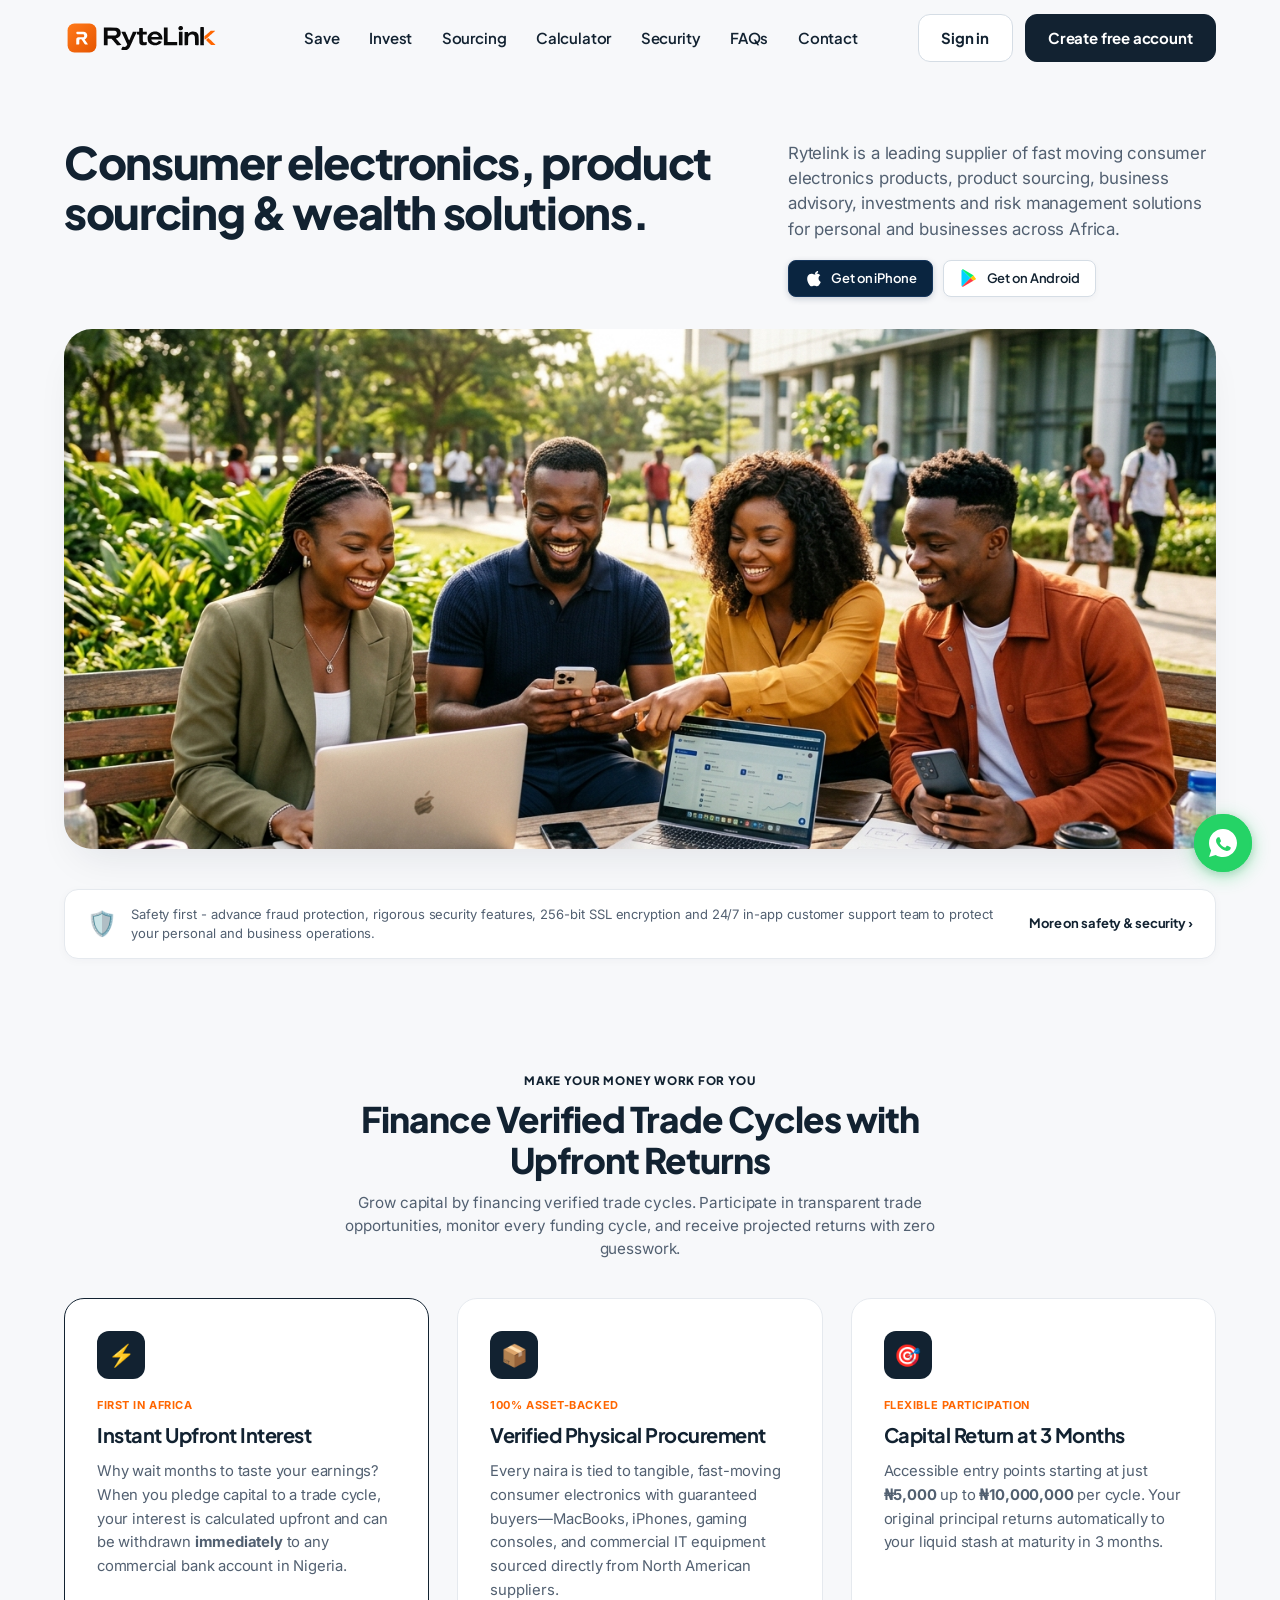
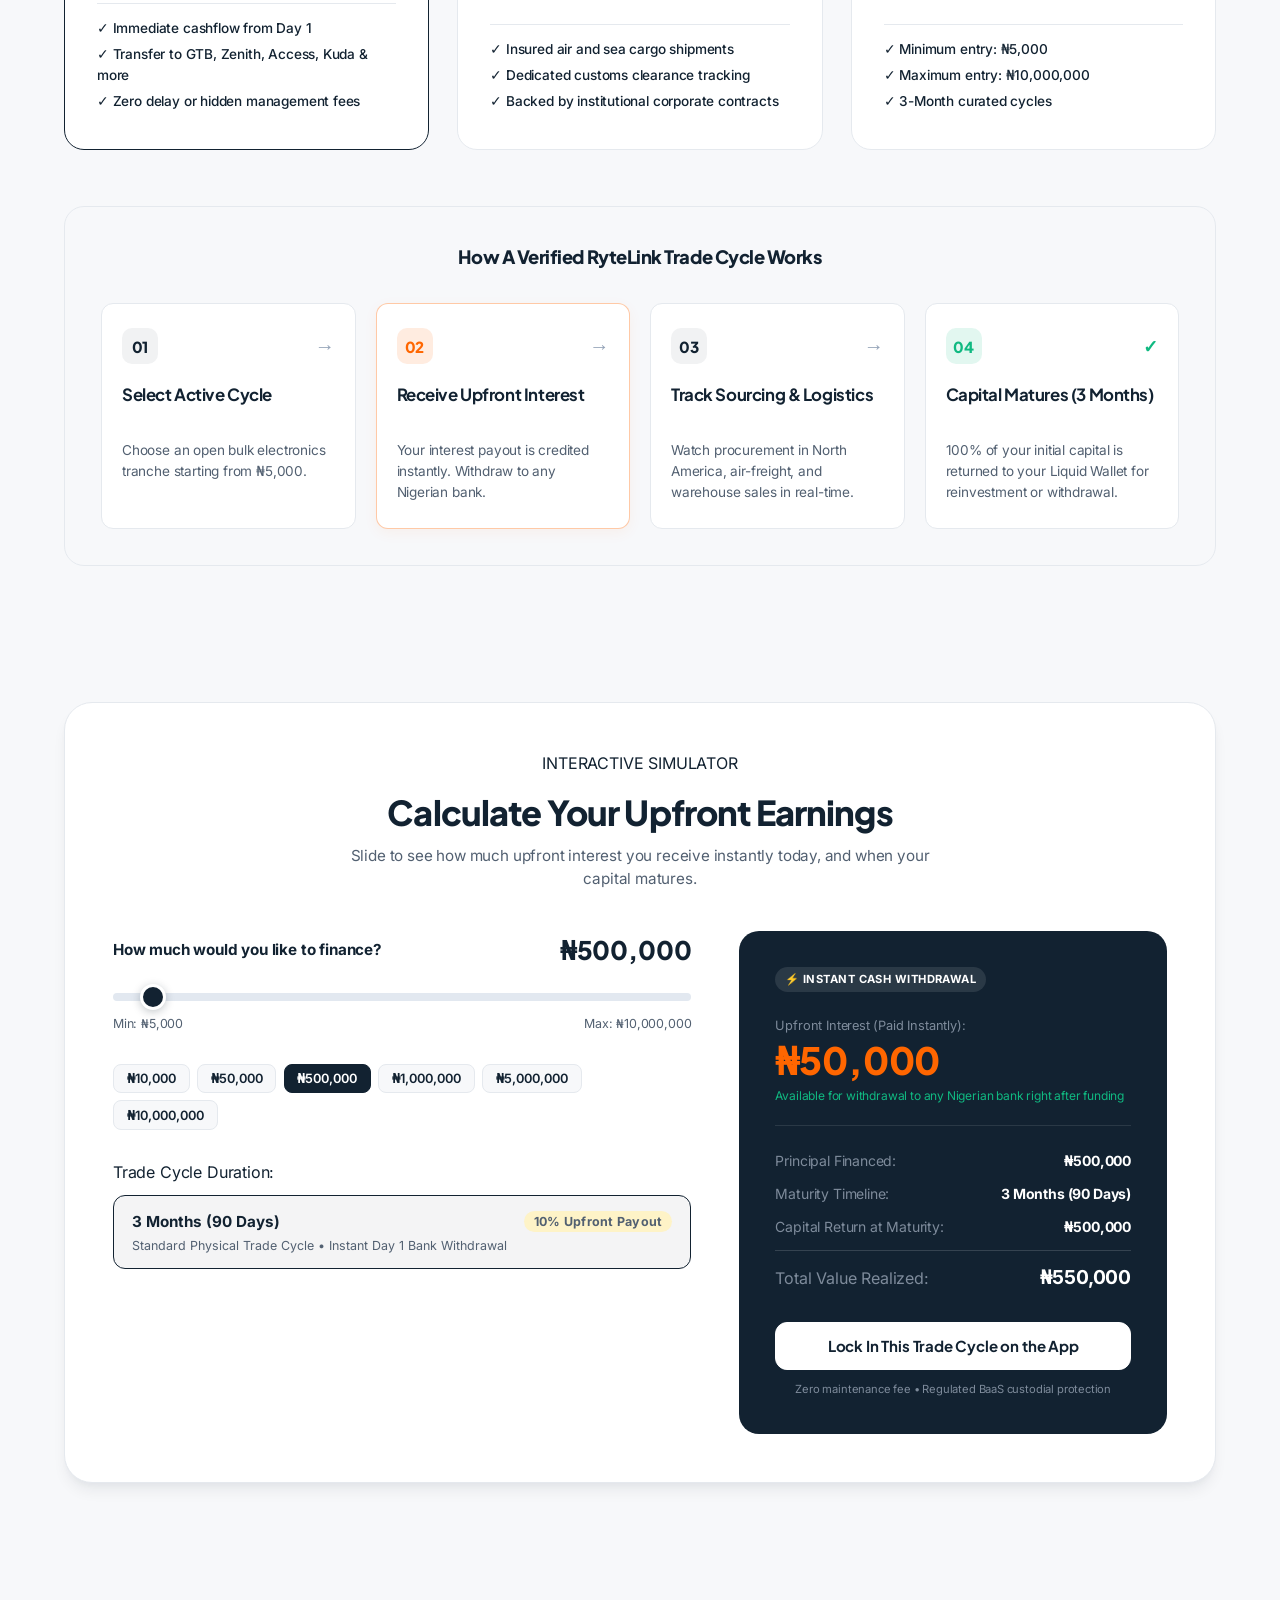
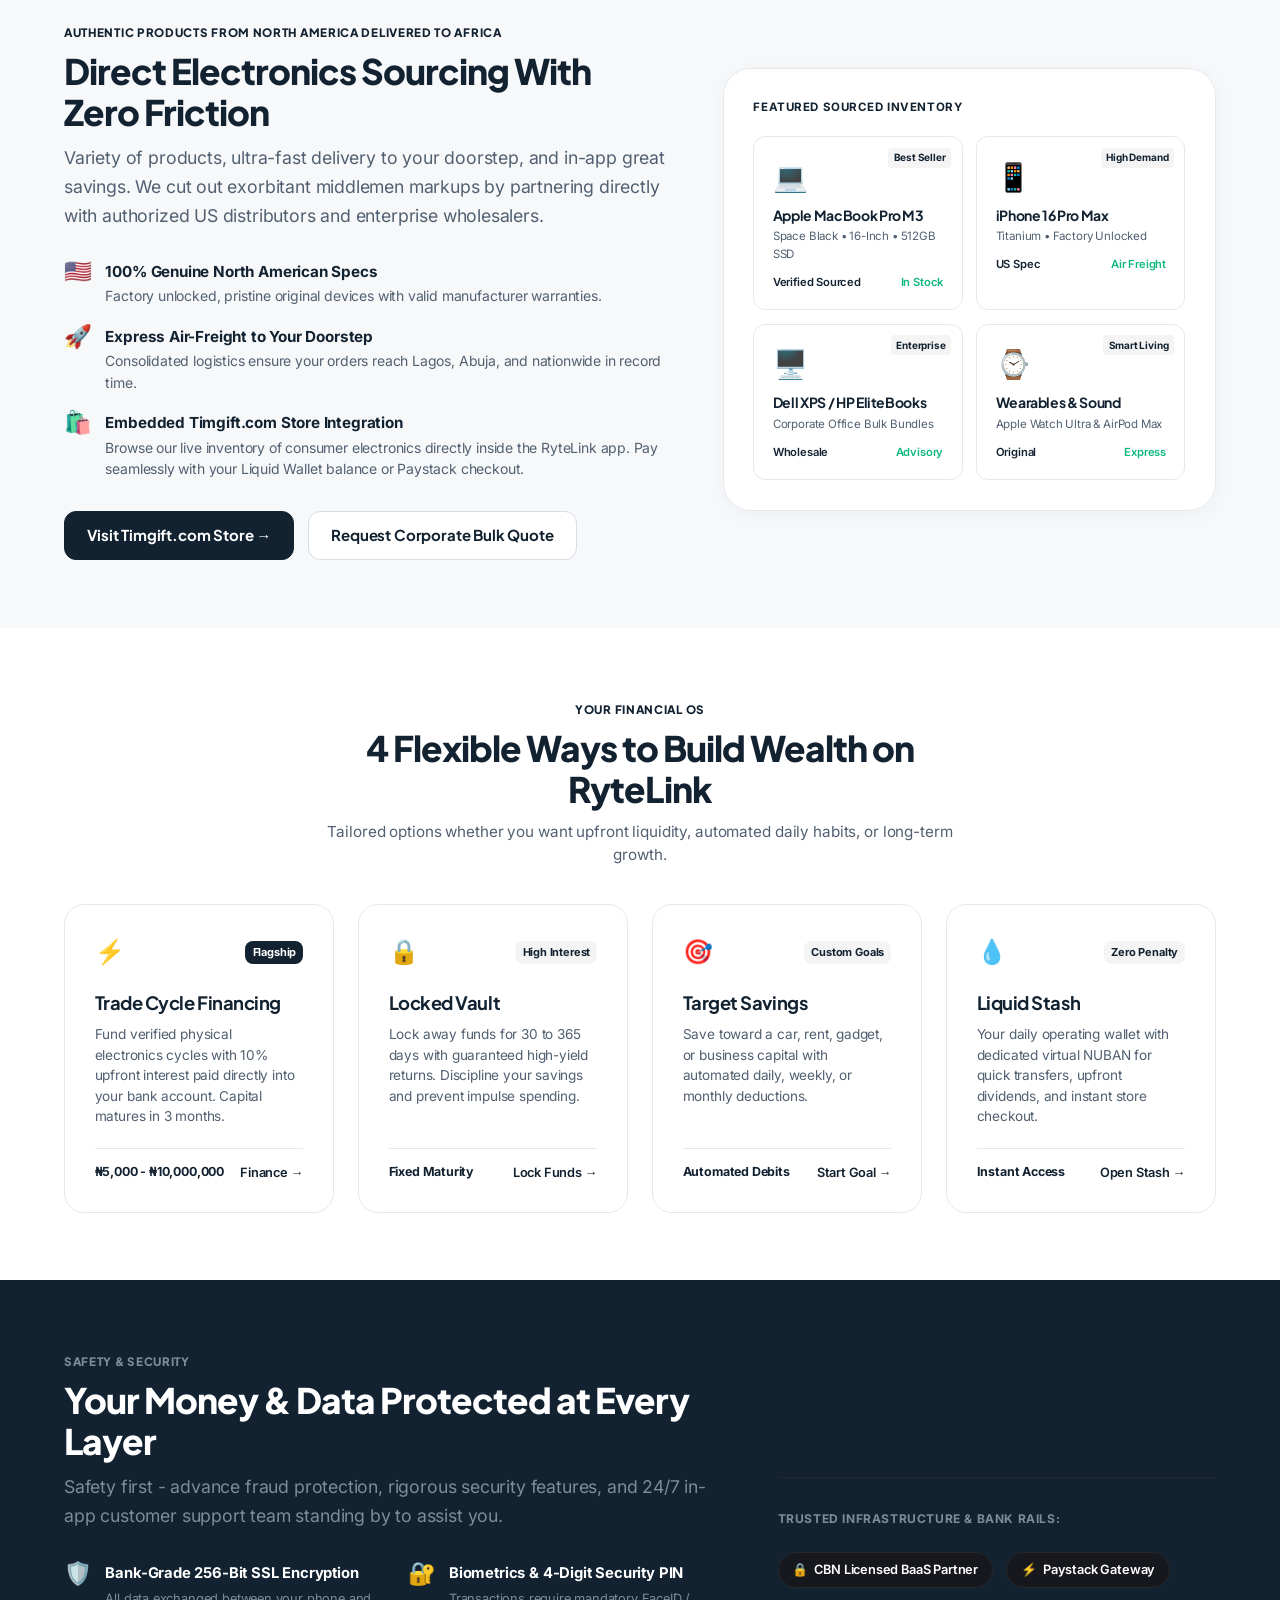
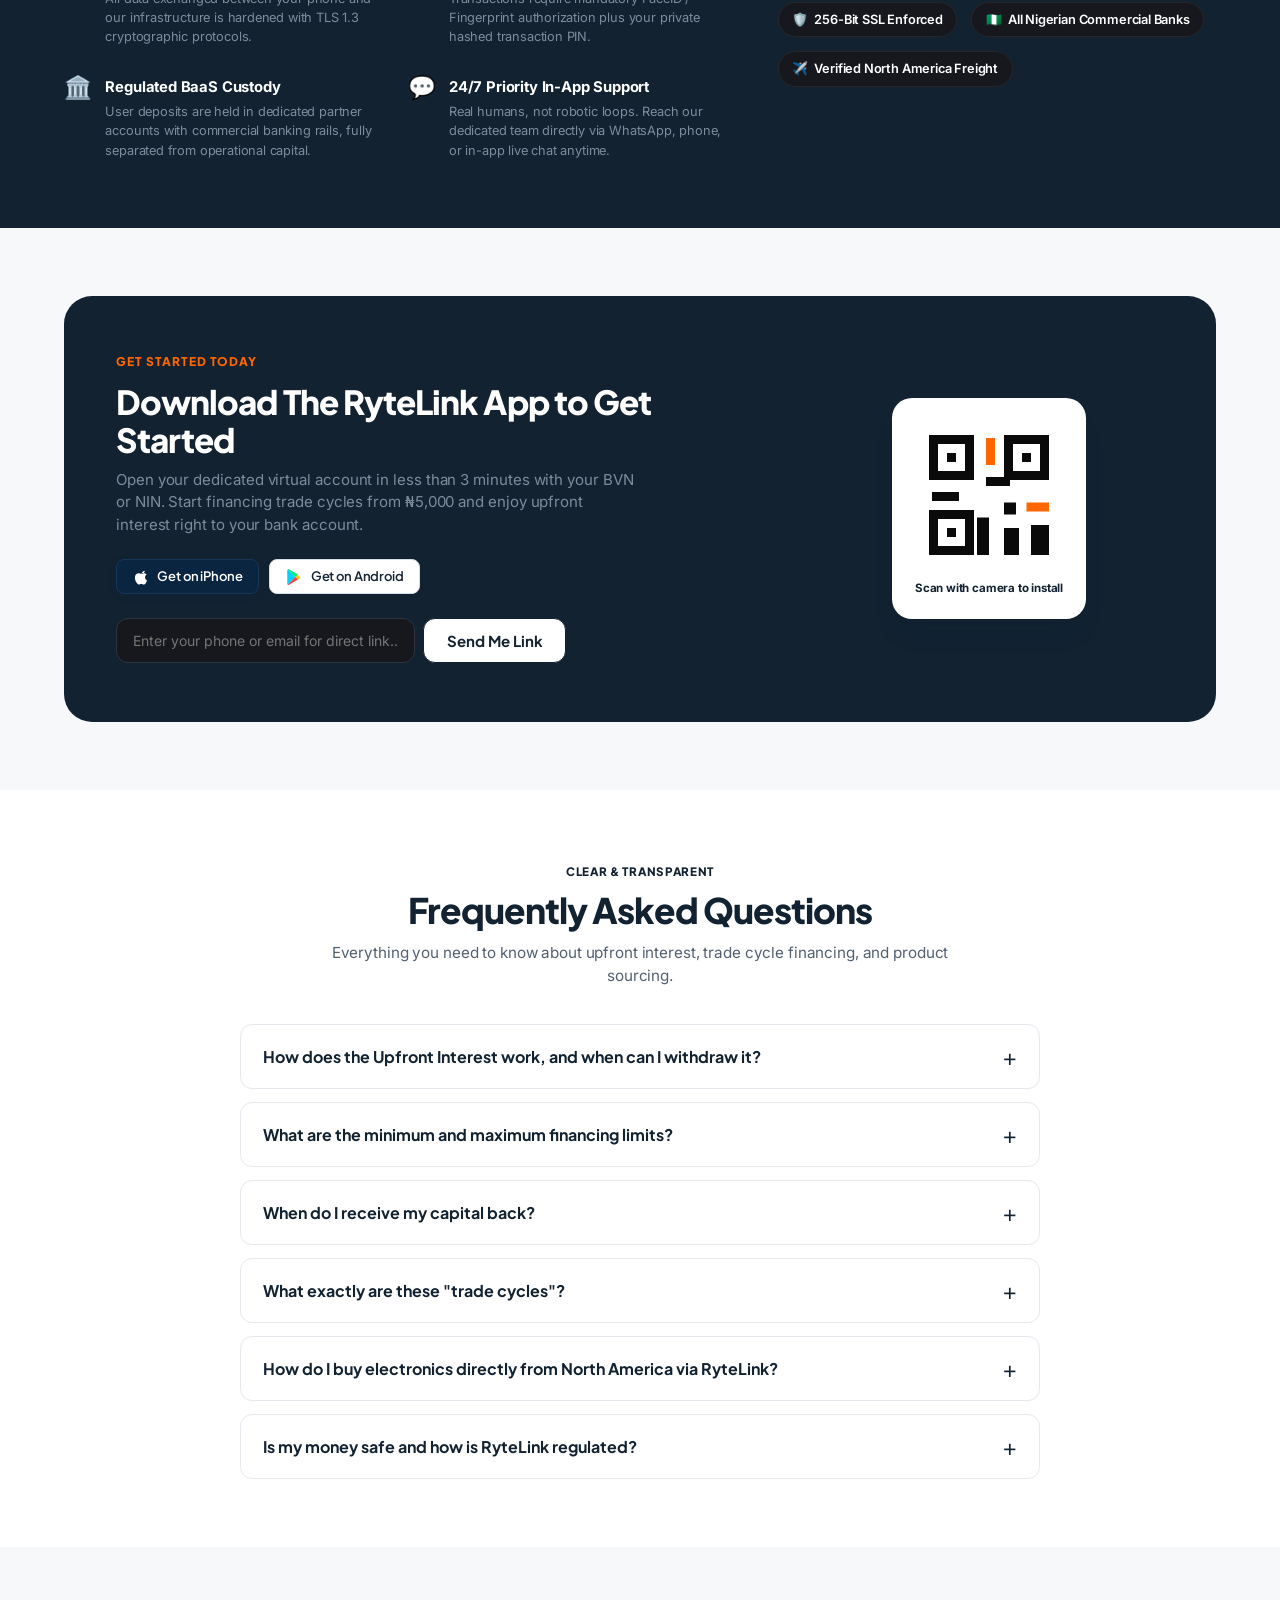
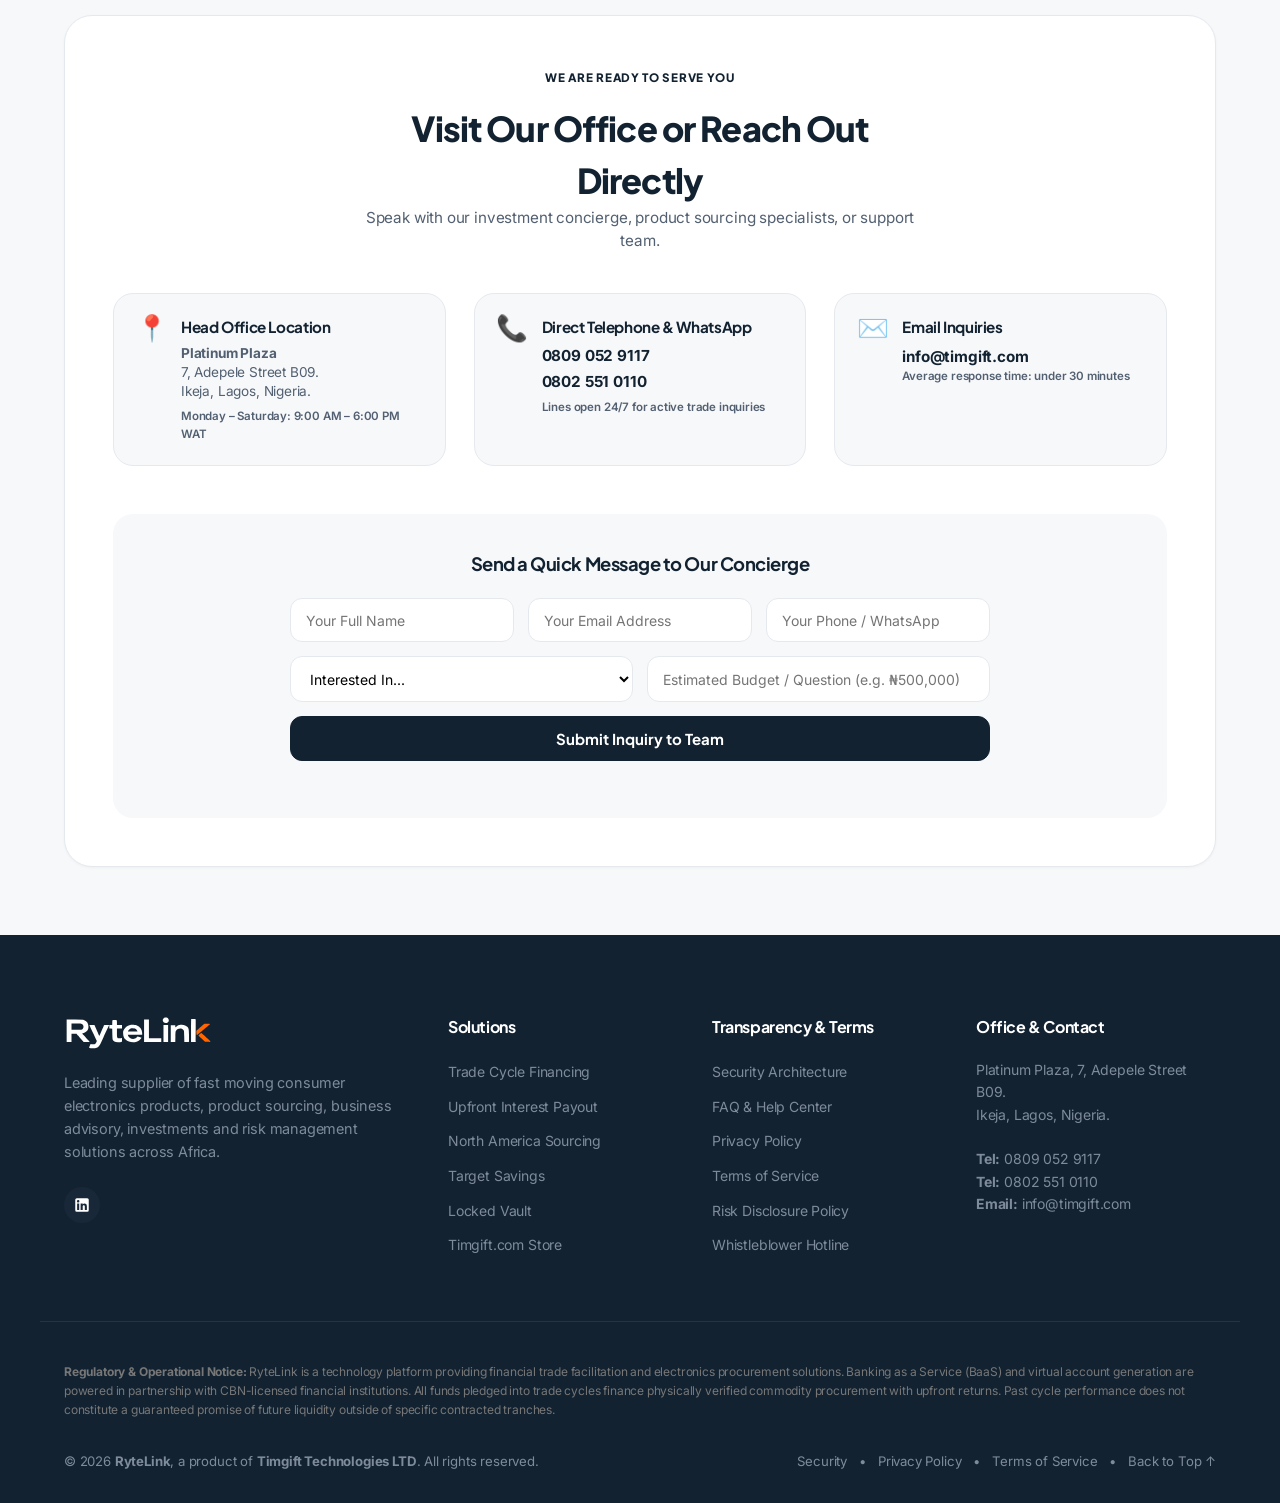
<file: index.html>
<!DOCTYPE html>
<html lang="en">
<head>
  <meta charset="UTF-8">
  <meta name="viewport" content="width=device-width, initial-scale=1.0">
  <title>RyteLink — Trade Cycle Financing, Upfront Yield Savings & Authentic Electronics Sourcing</title>
  <meta name="description" content="RyteLink is Africa's premier wealth & commerce ecosystem. Fund verified trade cycles with instant upfront cash withdrawal (10% return), access authentic North American consumer electronics, and grow capital securely.">
  <meta name="keywords" content="RyteLink, trade cycle financing, upfront interest, instant cash withdrawal, high yield savings Nigeria, consumer electronics sourcing, authentic US laptops, wholesale electronics Africa, Timgift store">
  <meta name="author" content="RyteLink Technologies">
  <meta name="robots" content="index, follow">
  <link rel="canonical" href="https://rytelink.com/">

  <!-- Open Graph / Facebook -->
  <meta property="og:type" content="website">
  <meta property="og:url" content="https://rytelink.com/">
  <meta property="og:title" content="RyteLink — Trade Cycle Financing & Authentic Electronics Sourcing">
  <meta property="og:description" content="Fund verified physical trade cycles, receive instant upfront interest payouts directly to your bank account, and access authentic North American electronics.">
  <meta property="og:image" content="https://rytelink.com/assets/logo_combo_light.svg">
  <meta property="og:locale" content="en_US">
  <meta property="og:site_name" content="RyteLink">

  <!-- Twitter Card -->
  <meta name="twitter:card" content="summary_large_image">
  <meta name="twitter:url" content="https://rytelink.com/">
  <meta name="twitter:title" content="RyteLink — Trade Cycle Financing & Authentic Electronics Sourcing">
  <meta name="twitter:description" content="Fund verified physical trade cycles, receive instant upfront interest payouts directly to your bank account, and access authentic North American electronics.">
  <meta name="twitter:image" content="https://rytelink.com/assets/logo_combo_light.svg">

  <!-- Schema.org JSON-LD Structured Data for Rich Search Results -->
  <script type="application/ld+json">
  {
    "@context": "https://schema.org",
    "@graph": [
      {
        "@type": "Organization",
        "@id": "https://rytelink.com/#organization",
        "name": "RyteLink",
        "url": "https://rytelink.com/",
        "logo": "https://rytelink.com/assets/logo_combo_light.svg",
        "description": "Leading provider of trade cycle financing, upfront yield savings, and authentic North American consumer electronics sourcing across Africa.",
        "sameAs": [
          "https://timgift.com",
          "https://twitter.com/rytelink"
        ]
      },
      {
        "@type": "WebSite",
        "@id": "https://rytelink.com/#website",
        "url": "https://rytelink.com/",
        "name": "RyteLink",
        "publisher": { "@id": "https://rytelink.com/#organization" }
      },
      {
        "@type": "FinancialProduct",
        "name": "Trade Cycle Financing",
        "description": "Short-term funding for verified electronics inventory cycles offering upfront interest paid on day one and principal return at 3 months maturity.",
        "provider": { "@id": "https://rytelink.com/#organization" },
        "annualPercentageRate": "10%"
      }
    ]
  }
  </script>
  <link rel="preload" href="assets/fonts/PlusJakartaSans-normal.woff2" as="font" type="font/woff2" crossorigin>
  <link rel="stylesheet" href="assets/fonts/fonts.css">
  <link rel="icon" type="image/svg+xml" href="assets/r_badge_squircle.svg">
  <link rel="stylesheet" href="css/style.css">
</head>
<body>

  <!-- Navigation Header (Clean & Minimalist) -->
  <header class="site-header" id="header">
    <div class="container nav-container">
      <a href="#" class="brand-logo" aria-label="RyteLink Homepage">
        <img src="assets/logo_combo_light.svg" alt="RyteLink Logo" class="logo-img logo-full" width="165" height="34">
        <img src="assets/r_badge_squircle.svg" alt="RyteLink Icon" class="logo-img logo-icon" width="34" height="34">
      </a>

      <nav class="main-nav" id="mainNav" aria-label="Primary Navigation">
        <ul class="nav-links">
          <li><a href="#savings" class="nav-link">Save</a></li>
          <li><a href="#invest" class="nav-link">Invest</a></li>
          <li><a href="#commerce" class="nav-link">Sourcing</a></li>
          <li><a href="#calculator" class="nav-link">Calculator</a></li>
          <li><a href="#security" class="nav-link">Security</a></li>
          <li><a href="#faq" class="nav-link">FAQs</a></li>
          <li><a href="#contact" class="nav-link">Contact</a></li>
        </ul>
      </nav>

      <div class="nav-actions">
        <a href="#app-download" class="btn btn-outline nav-btn-signin">Sign in</a>
        <a href="#app-download" class="btn btn-primary nav-btn-signup">
          <span class="btn-text-desktop">Create free account</span>
          <span class="btn-text-mobile">Create account</span>
        </a>
        <button class="mobile-toggle" id="mobileToggle" aria-label="Toggle mobile menu" aria-expanded="false">
          <span class="bar"></span>
          <span class="bar"></span>
          <span class="bar"></span>
        </button>
      </div>
    </div>
  </header>

  <!-- Hero Section (Piggyvest Clean Split & Photo Banner) -->
  <section class="hero-section" id="hero">
    <div class="container">
      <div class="hero-split-top">
        <div class="hero-col-left">
          <h1 class="hero-title">
            Consumer electronics, product sourcing & wealth solutions.
          </h1>
        </div>

        <div class="hero-col-right">
          <p class="hero-lead">
            Rytelink is a leading supplier of fast moving consumer electronics products, product sourcing, business advisory, investments and risk management solutions for personal and businesses across Africa.
          </p>

          <div class="hero-store-buttons">
            <a href="#app-download" class="store-pill-btn btn-store-ios" aria-label="Get on iPhone">
              <svg width="20" height="20" viewBox="0 0 24 24" fill="currentColor"><path d="M18.71 19.5c-.83 1.24-1.71 2.45-3.05 2.47-1.34.03-1.77-.79-3.29-.79-1.53 0-2 .77-3.27.82-1.31.05-2.3-1.32-3.14-2.53C4.25 17 2.94 12.45 4.7 9.39c.87-1.52 2.43-2.48 4.12-2.51 1.28-.02 2.5.87 3.29.87.78 0 2.26-1.07 3.81-.91.65.03 2.47.26 3.64 1.98-.09.06-2.17 1.28-2.15 3.81.03 3.02 2.65 4.03 2.68 4.04-.03.07-.42 1.44-1.38 2.83M15.97 6.37c.61-.75 1.04-1.8 1.01-2.87-.96.04-2.15.65-2.81 1.43-.58.67-1.1 1.74-.96 2.8.08.01.16.02.24.02.87 0 1.91-.63 2.52-1.38z"/></svg>
              <span>Get on iPhone</span>
            </a>
            <a href="#app-download" class="store-pill-btn btn-store-android" aria-label="Get on Android">
              <svg width="20" height="20" viewBox="0 0 24 24" fill="none">
                <path d="M3.609 1.814L13.793 12 3.61 22.186c-.368-.383-.61-.954-.61-1.632V3.446c0-.678.242-1.249.61-1.632z" fill="#00D2FF"/>
                <path d="M17.207 8.586L13.793 12l3.414 3.414 2.586-1.493c.801-.463.801-1.217 0-1.68L17.207 8.586z" fill="#FFC800"/>
                <path d="M13.793 12L3.609 1.814C4.015 1.411 4.7 1.348 5.438 1.774l11.769 6.812L13.793 12z" fill="#00F076"/>
                <path d="M13.793 12l3.414 3.414-11.769 6.812c-.738.426-1.423.363-1.829-.04L13.793 12z" fill="#FF3A44"/>
              </svg>
              <span>Get on Android</span>
            </a>
          </div>
        </div>
      </div>

      <!-- Piggyvest-Style Wide Rounded Hero Photo Banner -->
      <div class="hero-banner-wrap">
        <div class="hero-photo-card">
          <img src="assets/hero_banner.jpg" alt="Young Africans saving, investing, and sourcing electronics with RyteLink" class="hero-banner-image">
        </div>
      </div>

      <!-- Piggyvest-Style Security Strip directly beneath hero banner -->
      <div class="hero-security-strip">
        <div class="h-sec-left">
          <span class="h-sec-icon">🛡️</span>
          <p>
            Safety first - advance fraud protection, rigorous security features, 256-bit SSL encryption and 24/7 in-app customer support team to protect your personal and business operations.
          </p>
        </div>
        <a href="#security" class="h-sec-link">More on safety & security &rsaquo;</a>
      </div>
    </div>
  </section>



  <!-- Section: Make Your Money Work For You (Investments) -->
  <section class="section section-invest lazy-section" id="invest">
    <div class="container">
      <div class="section-header text-center">
        <span class="section-eyebrow">MAKE YOUR MONEY WORK FOR YOU</span>
        <h2 class="section-title">Finance Verified Trade Cycles with Upfront Returns</h2>
        <p class="section-subtitle">
          Grow capital by financing verified trade cycles. Participate in transparent trade opportunities, monitor every funding cycle, and receive projected returns with zero guesswork.
        </p>
      </div>

      <div class="grid-3">
        <!-- Feature Card 1 -->
        <div class="feature-card highlight-border">
          <div class="feature-icon-wrapper bg-primary">
            <span>⚡</span>
          </div>
          <span class="feature-badge">FIRST IN AFRICA</span>
          <h3 class="feature-title">Instant Upfront Interest</h3>
          <p class="feature-text">
            Why wait months to taste your earnings? When you pledge capital to a trade cycle, your interest is calculated upfront and can be withdrawn <strong>immediately</strong> to any commercial bank account in Nigeria.
          </p>
          <ul class="feature-list">
            <li>✓ Immediate cashflow from Day 1</li>
            <li>✓ Transfer to GTB, Zenith, Access, Kuda & more</li>
            <li>✓ Zero delay or hidden management fees</li>
          </ul>
        </div>

        <!-- Feature Card 2 -->
        <div class="feature-card">
          <div class="feature-icon-wrapper bg-dark">
            <span>📦</span>
          </div>
          <span class="feature-badge">100% ASSET-BACKED</span>
          <h3 class="feature-title">Verified Physical Procurement</h3>
          <p class="feature-text">
            Every naira is tied to tangible, fast-moving consumer electronics with guaranteed buyers—MacBooks, iPhones, gaming consoles, and commercial IT equipment sourced directly from North American suppliers.
          </p>
          <ul class="feature-list">
            <li>✓ Insured air and sea cargo shipments</li>
            <li>✓ Dedicated customs clearance tracking</li>
            <li>✓ Backed by institutional corporate contracts</li>
          </ul>
        </div>

        <!-- Feature Card 3 -->
        <div class="feature-card">
          <div class="feature-icon-wrapper bg-dark">
            <span>🎯</span>
          </div>
          <span class="feature-badge">FLEXIBLE PARTICIPATION</span>
          <h3 class="feature-title">Capital Return at 3 Months</h3>
          <p class="feature-text">
            Accessible entry points starting at just <strong>₦5,000</strong> up to <strong>₦10,000,000</strong> per cycle. Your original principal returns automatically to your liquid stash at maturity in 3 months.
          </p>
          <ul class="feature-list">
            <li>✓ Minimum entry: ₦5,000</li>
            <li>✓ Maximum entry: ₦10,000,000</li>
            <li>✓ 3-Month curated cycles</li>
          </ul>
        </div>
      </div>

      <!-- Trade Cycle Step Process (Perfect Equal-Width Grid Alignment) -->
      <div class="trade-lifecycle-box">
        <h4 class="lifecycle-heading">How A Verified RyteLink Trade Cycle Works</h4>
        <div class="lifecycle-steps-grid">
          <!-- Step 01 -->
          <div class="lifecycle-step-card">
            <div class="step-card-header">
              <span class="step-badge">01</span>
              <span class="step-arrow-indicator">&rarr;</span>
            </div>
            <h5 class="step-card-title">Select Active Cycle</h5>
            <p class="step-card-desc">Choose an open bulk electronics tranche starting from ₦5,000.</p>
          </div>

          <!-- Step 02 -->
          <div class="lifecycle-step-card highlight-step">
            <div class="step-card-header">
              <span class="step-badge orange-badge">02</span>
              <span class="step-arrow-indicator">&rarr;</span>
            </div>
            <h5 class="step-card-title">Receive Upfront Interest</h5>
            <p class="step-card-desc">Your interest payout is credited instantly. Withdraw to any Nigerian bank.</p>
          </div>

          <!-- Step 03 -->
          <div class="lifecycle-step-card">
            <div class="step-card-header">
              <span class="step-badge">03</span>
              <span class="step-arrow-indicator">&rarr;</span>
            </div>
            <h5 class="step-card-title">Track Sourcing & Logistics</h5>
            <p class="step-card-desc">Watch procurement in North America, air-freight, and warehouse sales in real-time.</p>
          </div>

          <!-- Step 04 -->
          <div class="lifecycle-step-card">
            <div class="step-card-header">
              <span class="step-badge green-badge">04</span>
              <span class="step-arrow-indicator done-badge">✓</span>
            </div>
            <h5 class="step-card-title">Capital Matures (3 Months)</h5>
            <p class="step-card-desc">100% of your initial capital is returned to your Liquid Wallet for reinvestment or withdrawal.</p>
          </div>
        </div>
      </div>
    </div>
  </section>

  <!-- Interactive Calculator Section -->
  <section class="section section-calculator lazy-section" id="calculator">
    <div class="container">
      <div class="calculator-card">
        <div class="calculator-header">
          <span class="badge-pill">INTERACTIVE SIMULATOR</span>
          <h2 class="calculator-title">Calculate Your Upfront Earnings</h2>
          <p class="calculator-desc">Slide to see how much upfront interest you receive instantly today, and when your capital matures.</p>
        </div>

        <div class="calculator-grid">
          <div class="calculator-controls">
            <!-- Amount Slider & Input -->
            <div class="control-group">
              <div class="control-label-row">
                <label for="investmentAmount">How much would you like to finance?</label>
                <span class="amount-display" id="amountDisplay">₦500,000</span>
              </div>
              <input type="range" id="investmentAmount" min="5000" max="10000000" step="5000" value="500000" class="custom-slider">
              <div class="slider-bounds">
                <span>Min: ₦5,000</span>
                <span>Max: ₦10,000,000</span>
              </div>
            </div>

            <!-- Quick Presets -->
            <div class="quick-presets">
              <button type="button" class="preset-btn" data-val="10000">₦10,000</button>
              <button type="button" class="preset-btn" data-val="50000">₦50,000</button>
              <button type="button" class="preset-btn active" data-val="500000">₦500,000</button>
              <button type="button" class="preset-btn" data-val="1000000">₦1,000,000</button>
              <button type="button" class="preset-btn" data-val="5000000">₦5,000,000</button>
              <button type="button" class="preset-btn" data-val="10000000">₦10,000,000</button>
            </div>

            <!-- Duration Selection -->
            <div class="control-group">
              <label>Trade Cycle Duration:</label>
              <div class="tenure-toggle-group tenure-single">
                <button type="button" class="tenure-btn active" data-months="3" data-rate="0.10" aria-label="3 Months Trade Cycle at 10% upfront payout">
                  <div class="tenure-content-wrapper">
                    <strong>3 Months (90 Days)</strong>
                    <span class="tenure-rate-badge">10% Upfront Payout</span>
                  </div>
                  <span>Standard Physical Trade Cycle • Instant Day 1 Bank Withdrawal</span>
                </button>
              </div>
            </div>
          </div>

          <!-- Calculation Results Board -->
          <div class="calculator-results">
            <div class="result-badge-top">
              <span>⚡ INSTANT CASH WITHDRAWAL</span>
            </div>

            <div class="result-item highlight">
              <span class="result-label">Upfront Interest (Paid Instantly):</span>
              <div class="result-value text-primary" id="upfrontInterestDisplay">₦50,000</div>
              <span class="result-hint">Available for withdrawal to any Nigerian bank right after funding</span>
            </div>

            <div class="result-breakdown">
              <div class="breakdown-row">
                <span>Principal Financed:</span>
                <strong id="principalDisplay">₦500,000</strong>
              </div>
              <div class="breakdown-row">
                <span>Maturity Timeline:</span>
                <strong id="maturityPeriodDisplay">3 Months (90 Days)</strong>
              </div>
              <div class="breakdown-row">
                <span>Capital Return at Maturity:</span>
                <strong id="capitalReturnDisplay">₦500,000</strong>
              </div>
              <div class="breakdown-row total-row">
                <span>Total Value Realized:</span>
                <strong id="totalReturnDisplay">₦550,000</strong>
              </div>
            </div>

            <div class="calculator-cta">
              <a href="#app-download" class="btn btn-primary btn-block">Lock In This Trade Cycle on the App</a>
              <span class="terms-note">Zero maintenance fee • Regulated BaaS custodial protection</span>
            </div>
          </div>
        </div>
      </div>
    </div>
  </section>

  <!-- Section: Authentic North American Sourcing & Commerce -->
  <section class="section section-commerce lazy-section" id="commerce">
    <div class="container">
      <div class="commerce-layout">
        <div class="commerce-copy">
          <span class="section-eyebrow">AUTHENTIC PRODUCTS FROM NORTH AMERICA DELIVERED TO AFRICA</span>
          <h2 class="section-title">Direct Electronics Sourcing With Zero Friction</h2>
          <p class="section-lead">
            Variety of products, ultra-fast delivery to your doorstep, and in-app great savings. We cut out exorbitant middlemen markups by partnering directly with authorized US distributors and enterprise wholesalers.
          </p>

          <div class="commerce-bullets">
            <div class="bullet-card">
              <div class="bullet-icon">🇺🇸</div>
              <div>
                <strong>100% Genuine North American Specs</strong>
                <p>Factory unlocked, pristine original devices with valid manufacturer warranties.</p>
              </div>
            </div>

            <div class="bullet-card">
              <div class="bullet-icon">🚀</div>
              <div>
                <strong>Express Air-Freight to Your Doorstep</strong>
                <p>Consolidated logistics ensure your orders reach Lagos, Abuja, and nationwide in record time.</p>
              </div>
            </div>

            <div class="bullet-card">
              <div class="bullet-icon">🛍️</div>
              <div>
                <strong>Embedded Timgift.com Store Integration</strong>
                <p>Browse our live inventory of consumer electronics directly inside the RyteLink app. Pay seamlessly with your Liquid Wallet balance or Paystack checkout.</p>
              </div>
            </div>
          </div>

          <div class="commerce-ctas">
            <a href="https://timgift.com" target="_blank" rel="noopener noreferrer" class="btn btn-primary">
              Visit Timgift.com Store &rarr;
            </a>
            <a href="#contact" class="btn btn-secondary">Request Corporate Bulk Quote</a>
          </div>
        </div>

        <div class="commerce-visual">
          <div class="catalog-showcase">
            <div class="catalog-badge">
              <span>FEATURED SOURCED INVENTORY</span>
              <span class="catalog-swipe-hint">Swipe &rarr;</span>
            </div>
            <div class="product-cards-grid">
              <div class="product-mini-card">
                <div class="product-tag">Best Seller</div>
                <div class="product-icon">💻</div>
                <h4>Apple MacBook Pro M3</h4>
                <p>Space Black • 16-Inch • 512GB SSD</p>
                <div class="price-row">
                  <span class="price">Verified Sourced</span>
                  <span class="stock">In Stock</span>
                </div>
              </div>

              <div class="product-mini-card">
                <div class="product-tag">High Demand</div>
                <div class="product-icon">📱</div>
                <h4>iPhone 16 Pro Max</h4>
                <p>Titanium • Factory Unlocked</p>
                <div class="price-row">
                  <span class="price">US Spec</span>
                  <span class="stock">Air Freight</span>
                </div>
              </div>

              <div class="product-mini-card">
                <div class="product-tag">Enterprise</div>
                <div class="product-icon">🖥️</div>
                <h4>Dell XPS / HP EliteBooks</h4>
                <p>Corporate Office Bulk Bundles</p>
                <div class="price-row">
                  <span class="price">Wholesale</span>
                  <span class="stock">Advisory</span>
                </div>
              </div>

              <div class="product-mini-card">
                <div class="product-tag">Smart Living</div>
                <div class="product-icon">⌚</div>
                <h4>Wearables & Sound</h4>
                <p>Apple Watch Ultra & AirPod Max</p>
                <div class="price-row">
                  <span class="price">Original</span>
                  <span class="stock">Express</span>
                </div>
              </div>
            </div>
          </div>
        </div>
      </div>
    </div>
  </section>

  <!-- Section: Savings Ecosystem (Piggyvest-like Pillars) -->
  <section class="section section-savings lazy-section" id="savings">
    <div class="container">
      <div class="section-header text-center">
        <span class="section-eyebrow">YOUR FINANCIAL OS</span>
        <h2 class="section-title">4 Flexible Ways to Build Wealth on RyteLink</h2>
        <p class="section-subtitle">Tailored options whether you want upfront liquidity, automated daily habits, or long-term growth.</p>
      </div>

      <div class="grid-4">
        <!-- Savings Card 1 -->
        <div class="pillar-card">
          <div class="pillar-header">
            <span class="pillar-emoji">⚡</span>
            <span class="pillar-tag orange">Flagship</span>
          </div>
          <h3 class="pillar-name">Trade Cycle Financing</h3>
          <p class="pillar-desc">Fund verified physical electronics cycles with 10% upfront interest paid directly into your bank account. Capital matures in 3 months.</p>
          <div class="pillar-footer">
            <span class="pillar-metric">₦5,000 - ₦10,000,000</span>
            <span class="pillar-action">Finance &rarr;</span>
          </div>
        </div>

        <!-- Savings Card 2 -->
        <div class="pillar-card">
          <div class="pillar-header">
            <span class="pillar-emoji">🔒</span>
            <span class="pillar-tag">High Interest</span>
          </div>
          <h3 class="pillar-name">Locked Vault</h3>
          <p class="pillar-desc">Lock away funds for 30 to 365 days with guaranteed high-yield returns. Discipline your savings and prevent impulse spending.</p>
          <div class="pillar-footer">
            <span class="pillar-metric">Fixed Maturity</span>
            <span class="pillar-action">Lock Funds &rarr;</span>
          </div>
        </div>

        <!-- Savings Card 3 -->
        <div class="pillar-card">
          <div class="pillar-header">
            <span class="pillar-emoji">🎯</span>
            <span class="pillar-tag">Custom Goals</span>
          </div>
          <h3 class="pillar-name">Target Savings</h3>
          <p class="pillar-desc">Save toward a car, rent, gadget, or business capital with automated daily, weekly, or monthly deductions.</p>
          <div class="pillar-footer">
            <span class="pillar-metric">Automated Debits</span>
            <span class="pillar-action">Start Goal &rarr;</span>
          </div>
        </div>

        <!-- Savings Card 4 -->
        <div class="pillar-card">
          <div class="pillar-header">
            <span class="pillar-emoji">💧</span>
            <span class="pillar-tag">Zero Penalty</span>
          </div>
          <h3 class="pillar-name">Liquid Stash</h3>
          <p class="pillar-desc">Your daily operating wallet with dedicated virtual NUBAN for quick transfers, upfront dividends, and instant store checkout.</p>
          <div class="pillar-footer">
            <span class="pillar-metric">Instant Access</span>
            <span class="pillar-action">Open Stash &rarr;</span>
          </div>
        </div>
      </div>
    </div>
  </section>

  <!-- Section: Safety & Security -->
  <section class="section section-security lazy-section" id="security">
    <div class="container">
      <div class="security-box">
        <div class="security-content">
          <span class="section-eyebrow light">SAFETY & SECURITY</span>
          <h2 class="section-title text-white">Your Money & Data Protected at Every Layer</h2>
          <p class="section-lead text-muted-light">
            Safety first - advance fraud protection, rigorous security features, and 24/7 in-app customer support team standing by to assist you.
          </p>

          <div class="security-grid">
            <div class="security-item">
              <div class="sec-icon">🛡️</div>
              <div>
                <strong class="text-white">Bank-Grade 256-Bit SSL Encryption</strong>
                <p>All data exchanged between your phone and our infrastructure is hardened with TLS 1.3 cryptographic protocols.</p>
              </div>
            </div>

            <div class="security-item">
              <div class="sec-icon">🔐</div>
              <div>
                <strong class="text-white">Biometrics & 4-Digit Security PIN</strong>
                <p>Transactions require mandatory FaceID / Fingerprint authorization plus your private hashed transaction PIN.</p>
              </div>
            </div>

            <div class="security-item">
              <div class="sec-icon">🏛️</div>
              <div>
                <strong class="text-white">Regulated BaaS Custody</strong>
                <p>User deposits are held in dedicated partner accounts with commercial banking rails, fully separated from operational capital.</p>
              </div>
            </div>

            <div class="security-item">
              <div class="sec-icon">💬</div>
              <div>
                <strong class="text-white">24/7 Priority In-App Support</strong>
                <p>Real humans, not robotic loops. Reach our dedicated team directly via WhatsApp, phone, or in-app live chat anytime.</p>
              </div>
            </div>
          </div>
        </div>

      <!-- Integrated Infrastructure & Rails -->
      <div class="security-rails-strip">
        <span class="rails-label">TRUSTED INFRASTRUCTURE & BANK RAILS:</span>
        <div class="rails-items">
          <div class="rail-tag"><span>🔒</span> CBN Licensed BaaS Partner</div>
          <div class="rail-tag"><span>⚡</span> Paystack Gateway</div>
          <div class="rail-tag"><span>🛡️</span> 256-Bit SSL Enforced</div>
          <div class="rail-tag"><span>🇳🇬</span> All Nigerian Commercial Banks</div>
          <div class="rail-tag"><span>✈️</span> Verified North America Freight</div>
        </div>
      </div>
    </div>
  </section>

  <!-- Section: App Showcase & Download CTA -->
  <section class="section section-download lazy-section" id="app-download">
    <div class="container">
      <div class="download-banner">
        <div class="download-text">
          <span class="download-eyebrow">GET STARTED TODAY</span>
          <h2 class="download-title">Download The RyteLink App to Get Started</h2>
          <p class="download-desc">
            Open your dedicated virtual account in less than 3 minutes with your BVN or NIN. Start financing trade cycles from ₦5,000 and enjoy upfront interest right to your bank account.
          </p>

          <div class="download-buttons">
            <a href="#" class="store-pill-btn btn-store-ios" onclick="alert('iOS App is currently available via TestFlight & App Store submission. Enter your email below to receive instant access!'); return false;" aria-label="Get on iPhone">
              <svg width="18" height="18" viewBox="0 0 24 24" fill="currentColor"><path d="M18.71 19.5c-.83 1.24-1.71 2.45-3.05 2.47-1.34.03-1.77-.79-3.29-.79-1.53 0-2 .77-3.27.82-1.31.05-2.3-1.32-3.14-2.53C4.25 17 2.94 12.45 4.7 9.39c.87-1.52 2.43-2.48 4.12-2.51 1.28-.02 2.5.87 3.29.87.78 0 2.26-1.07 3.81-.91.65.03 2.47.26 3.64 1.98-.09.06-2.17 1.28-2.15 3.81.03 3.02 2.65 4.03 2.68 4.04-.03.07-.42 1.44-1.38 2.83M15.97 6.37c.61-.75 1.04-1.8 1.01-2.87-.96.04-2.15.65-2.81 1.43-.58.67-1.1 1.74-.96 2.8.08.01.16.02.24.02.87 0 1.91-.63 2.52-1.38z"/></svg>
              <span>Get on iPhone</span>
            </a>

            <a href="#" class="store-pill-btn btn-store-android" onclick="alert('Android APK & Google Play Beta are live! Enter your email or phone below to receive the direct download link.'); return false;" aria-label="Get on Android">
              <svg width="18" height="18" viewBox="0 0 24 24" fill="none">
                <path d="M3.609 1.814L13.793 12 3.61 22.186c-.368-.383-.61-.954-.61-1.632V3.446c0-.678.242-1.249.61-1.632z" fill="#00D2FF"/>
                <path d="M17.207 8.586L13.793 12l3.414 3.414 2.586-1.493c.801-.463.801-1.217 0-1.68L17.207 8.586z" fill="#FFC800"/>
                <path d="M13.793 12L3.609 1.814C4.015 1.411 4.7 1.348 5.438 1.774l11.769 6.812L13.793 12z" fill="#00F076"/>
                <path d="M13.793 12l3.414 3.414-11.769 6.812c-.738.426-1.423.363-1.829-.04L13.793 12z" fill="#FF3A44"/>
              </svg>
              <span>Get on Android</span>
            </a>
          </div>

          <!-- Quick SMS / Email Link Sender -->
          <form class="direct-link-form" id="directLinkForm" onsubmit="event.preventDefault(); handleSendApplink();">
            <input type="text" id="phoneOrEmailInput" placeholder="Enter your phone or email for direct link..." required>
            <button type="submit" class="btn btn-primary">Send Me Link</button>
          </form>
          <div id="linkFeedback" class="link-feedback"></div>
        </div>

        <div class="download-qr-box">
          <div class="qr-container">
            <div class="qr-placeholder">
              <!-- SVG QR code decorative simulation -->
              <svg width="150" height="150" viewBox="0 0 100 100" fill="none">
                <rect width="100" height="100" fill="white" rx="8"/>
                <path d="M10 10h30v30h-30z M16 16v18h18v-18z M22 22h6v6h-6z" fill="#0A0A0A"/>
                <path d="M60 10h30v30h-30z M66 16v18h18v-18z M72 22h6v6h-6z" fill="#0A0A0A"/>
                <path d="M10 60h30v30h-30z M16 66v18h18v-18z M22 72h6v6h-6z" fill="#0A0A0A"/>
                <rect x="48" y="12" width="6" height="18" fill="#FF6600"/>
                <rect x="48" y="38" width="16" height="6" fill="#0A0A0A"/>
                <rect x="12" y="48" width="18" height="6" fill="#0A0A0A"/>
                <rect x="60" y="55" width="8" height="8" fill="#0A0A0A"/>
                <rect x="75" y="55" width="15" height="6" fill="#FF6600"/>
                <rect x="60" y="72" width="10" height="18" fill="#0A0A0A"/>
                <rect x="78" y="70" width="12" height="20" fill="#0A0A0A"/>
                <rect x="42" y="65" width="8" height="25" fill="#0A0A0A"/>
              </svg>
            </div>
            <span class="qr-caption">Scan with camera to install</span>
          </div>
        </div>
      </div>
    </div>
  </section>

  <!-- Section: FAQ Accordion -->
  <section class="section section-faq lazy-section" id="faq">
    <div class="container">
      <div class="section-header text-center">
        <span class="section-eyebrow">CLEAR & TRANSPARENT</span>
        <h2 class="section-title">Frequently Asked Questions</h2>
        <p class="section-subtitle">Everything you need to know about upfront interest, trade cycle financing, and product sourcing.</p>
      </div>

      <div class="faq-accordion-wrapper">
        <!-- FAQ 1 -->
        <div class="faq-item">
          <button class="faq-question" aria-expanded="false">
            <span>How does the Upfront Interest work, and when can I withdraw it?</span>
            <span class="faq-toggle-icon">+</span>
          </button>
          <div class="faq-answer">
            <p>
              Unlike traditional banks or mutual funds that make you wait until the end of an investment cycle, RyteLink calculates and credits your interest <strong>immediately</strong> upon successful funding of a verified trade cycle. You can withdraw this interest directly into any Nigerian commercial bank account on Day 1.
            </p>
          </div>
        </div>

        <!-- FAQ 2 -->
        <div class="faq-item">
          <button class="faq-question" aria-expanded="false">
            <span>What are the minimum and maximum financing limits?</span>
            <span class="faq-toggle-icon">+</span>
          </button>
          <div class="faq-answer">
            <p>
              To keep the platform accessible while maintaining institutional order volume, the minimum amount to participate in a trade cycle is <strong>₦5,000</strong>, and the maximum is <strong>₦10,000,000</strong> per user per tranche. Tier upgrades (BVN and NIN verification) unlock higher limits.
            </p>
          </div>
        </div>

        <!-- FAQ 3 -->
        <div class="faq-item">
          <button class="faq-question" aria-expanded="false">
            <span>When do I receive my capital back?</span>
            <span class="faq-toggle-icon">+</span>
          </button>
          <div class="faq-answer">
            <p>
              Your initial capital principal matures in <strong>3 months (90 days)</strong>. Upon maturity date, 100% of your capital is automatically unlocked and credited to your Liquid Wallet, ready for immediate withdrawal or rollover into the next trade cycle.
            </p>
          </div>
        </div>

        <!-- FAQ 4 -->
        <div class="faq-item">
          <button class="faq-question" aria-expanded="false">
            <span>What exactly are these "trade cycles"?</span>
            <span class="faq-toggle-icon">+</span>
          </button>
          <div class="faq-answer">
            <p>
              A trade cycle represents physical bulk purchases of verified, fast-moving consumer electronics (MacBooks, iPhones, gaming hardware, and corporate workstation equipment) sourced directly from North American authorized suppliers. RyteLink finances the procurement, coordinates insured freight, and sells to pre-contracted corporate and retail buyers across Africa.
            </p>
          </div>
        </div>

        <!-- FAQ 5 -->
        <div class="faq-item">
          <button class="faq-question" aria-expanded="false">
            <span>How do I buy electronics directly from North America via RyteLink?</span>
            <span class="faq-toggle-icon">+</span>
          </button>
          <div class="faq-answer">
            <p>
              You can shop directly through our integrated storefront at <strong>Timgift.com</strong> or within the RyteLink app. We provide genuine North American spec products with express air-cargo delivery to your doorstep in Lagos, Abuja, or anywhere in Nigeria.
            </p>
          </div>
        </div>

        <!-- FAQ 6 -->
        <div class="faq-item">
          <button class="faq-question" aria-expanded="false">
            <span>Is my money safe and how is RyteLink regulated?</span>
            <span class="faq-toggle-icon">+</span>
          </button>
          <div class="faq-answer">
            <p>
              Safety is our top priority. User wallet and virtual accounts are powered through licensed Banking-as-a-Service (BaaS) infrastructure provider, held with CBN-licensed partner commercial banks. All trade assets are insured against transit and warehouse hazards, and customer accounts are protected with 2FA, biometric authentication, and double-entry ledger audits.
            </p>
          </div>
        </div>
      </div>
    </div>
  </section>

  <!-- Section: Contact Us -->
  <section class="section section-contact lazy-section" id="contact">
    <div class="container">
      <div class="contact-card">
        <div class="contact-header">
          <span class="section-eyebrow">WE ARE READY TO SERVE YOU</span>
          <h2 class="contact-title">Visit Our Office or Reach Out Directly</h2>
          <p class="contact-subtitle">Speak with our investment concierge, product sourcing specialists, or support team.</p>
        </div>

        <div class="contact-grid">
          <!-- Office Address -->
          <div class="contact-info-block">
            <div class="contact-icon">📍</div>
            <div class="contact-details">
              <h4>Head Office Location</h4>
              <p class="address-text">
                <strong>Platinum Plaza</strong><br>
                7, Adepele Street B09.<br>
                Ikeja, Lagos, Nigeria.
              </p>
              <span class="hours">Monday – Saturday: 9:00 AM – 6:00 PM WAT</span>
            </div>
          </div>

          <!-- Phone Support -->
          <div class="contact-info-block">
            <div class="contact-icon">📞</div>
            <div class="contact-details">
              <h4>Direct Telephone & WhatsApp</h4>
              <div class="phone-list">
                <a href="tel:08090529117" class="phone-link">0809 052 9117</a>
                <a href="tel:08025510110" class="phone-link">0802 551 0110</a>
              </div>
              <span class="phone-hint">Lines open 24/7 for active trade inquiries</span>
            </div>
          </div>

          <!-- Email Support -->
          <div class="contact-info-block">
            <div class="contact-icon">✉️</div>
            <div class="contact-details">
              <h4>Email Inquiries</h4>
              <a href="mailto:info@timgift.com" class="email-link">info@timgift.com</a>
              <span class="response-time">Average response time: under 30 minutes</span>
            </div>
          </div>
        </div>

        <!-- Quick Inquiry Form -->
        <div class="quick-inquiry-box">
          <h4 class="inquiry-title">Send a Quick Message to Our Concierge</h4>
          <form class="inquiry-form" id="inquiryForm" onsubmit="event.preventDefault(); handleContactSubmit();">
            <div class="form-row">
              <input type="text" placeholder="Your Full Name" required>
              <input type="email" placeholder="Your Email Address" required>
              <input type="tel" placeholder="Your Phone / WhatsApp" required>
            </div>
            <div class="form-row">
              <select required>
                <option value="" disabled selected>Interested In...</option>
                <option value="trade-financing">Trade Cycle Financing & Upfront Returns</option>
                <option value="electronics-sourcing">Authentic North America Electronics Sourcing</option>
                <option value="bulk-corporate">Corporate Bulk Procurement</option>
                <option value="general-inquiry">General Support & Advisory</option>
              </select>
              <input type="text" placeholder="Estimated Budget / Question (e.g. ₦500,000)" required>
            </div>
            <button type="submit" class="btn btn-primary btn-block">Submit Inquiry to Team</button>
            <div id="contactFeedback" class="contact-feedback"></div>
          </form>
        </div>
      </div>
    </div>
  </section>

  <!-- Site Footer -->
  <footer class="site-footer">
    <div class="container footer-top">
      <div class="footer-col brand-col">
        <img src="assets/logo_wordmark_dark.svg" alt="RyteLink" class="footer-logo" width="150">
        <p class="footer-tagline">
          Leading supplier of fast moving consumer electronics products, product sourcing, business advisory, investments and risk management solutions across Africa.
        </p>
        <div class="footer-social-row">
          <a href="https://www.linkedin.com/company/rytelink" target="_blank" rel="noopener noreferrer" class="social-icon" aria-label="LinkedIn">
            <svg width="18" height="18" viewBox="0 0 24 24" fill="currentColor">
              <path d="M19 3a2 2 0 0 1 2 2v14a2 2 0 0 1-2 2H5a2 2 0 0 1-2-2V5a2 2 0 0 1 2-2h14m-.5 15.5v-5.3a3.26 3.26 0 0 0-3.26-3.26c-.85 0-1.84.52-2.28 1.3v-1.11h-2.79v8.37h2.79v-4.93c0-.77.62-1.4 1.39-1.4a1.4 1.4 0 0 1 1.4 1.4v4.93h2.75M6.88 8.56a1.68 1.68 0 0 0 1.68-1.68c0-.93-.75-1.69-1.68-1.69a1.69 1.69 0 0 0-1.69 1.69c0 .93.76 1.68 1.69 1.68m1.39 9.94v-8.37H5.5v8.37h2.77z"/>
            </svg>
          </a>
        </div>
      </div>

      <div class="footer-col">
        <h4 class="footer-heading">Solutions</h4>
        <ul class="footer-links">
          <li><a href="#invest">Trade Cycle Financing</a></li>
          <li><a href="#invest">Upfront Interest Payout</a></li>
          <li><a href="#commerce">North America Sourcing</a></li>
          <li><a href="#savings">Target Savings</a></li>
          <li><a href="#savings">Locked Vault</a></li>
          <li><a href="https://timgift.com" target="_blank">Timgift.com Store</a></li>
        </ul>
      </div>

      <div class="footer-col">
        <h4 class="footer-heading">Transparency & Terms</h4>
        <ul class="footer-links">
          <li><a href="#security">Security Architecture</a></li>
          <li><a href="#faq">FAQ & Help Center</a></li>
          <li><a href="/privacy">Privacy Policy</a></li>
          <li><a href="/terms">Terms of Service</a></li>
          <li><a href="#security">Risk Disclosure Policy</a></li>
          <li><a href="#contact">Whistleblower Hotline</a></li>
        </ul>
      </div>

      <div class="footer-col">
        <h4 class="footer-heading">Office & Contact</h4>
        <p class="footer-address">
          Platinum Plaza, 7, Adepele Street B09.<br>
          Ikeja, Lagos, Nigeria.<br><br>
          <strong>Tel:</strong> 0809 052 9117<br>
          <strong>Tel:</strong> 0802 551 0110<br>
          <strong>Email:</strong> info@timgift.com
        </p>
      </div>
    </div>

    <div class="container footer-bottom">
      <div class="disclaimer-text">
        <p>
          <strong>Regulatory & Operational Notice:</strong> RyteLink is a technology platform providing financial trade facilitation and electronics procurement solutions. Banking as a Service (BaaS) and virtual account generation are powered in partnership with CBN-licensed financial institutions. All funds pledged into trade cycles finance physically verified commodity procurement with upfront returns. Past cycle performance does not constitute a guaranteed promise of future liquidity outside of specific contracted tranches.
        </p>
      </div>

      <div class="footer-copyright-row">
        <p class="copyright-text">
          &copy; <span id="currentYear">2026</span> <strong>RyteLink</strong>, a product of <strong>Timgift Technologies LTD</strong>. All rights reserved.
        </p>
        <div class="legal-mini-links">
          <a href="#security">Security</a>
          <span>•</span>
          <a href="/privacy">Privacy Policy</a>
          <span>•</span>
          <a href="/terms">Terms of Service</a>
          <span>•</span>
          <a href="#header">Back to Top &uarr;</a>
        </div>
      </div>
    </div>
  </footer>

  <!-- Floating WhatsApp Quick Contact (Bottom-Right) -->
  <a
    href="https://wa.me/2348090529117?text=Hello%20RyteLink%2C%20I%20would%20like%20to%20inquire%20about%20trade%20cycle%20financing."
    class="whatsapp-float"
    target="_blank"
    rel="noopener noreferrer"
    aria-label="Chat with RyteLink on WhatsApp"
    id="whatsappFloat"
  >
    <div class="whatsapp-float-pulse"></div>
    <svg class="whatsapp-icon" viewBox="0 0 32 32" fill="none" xmlns="http://www.w3.org/2000/svg">
      <path fill-rule="evenodd" clip-rule="evenodd" d="M16 2C8.268 2 2 8.268 2 16C2 18.73 2.78 21.284 4.134 23.447L2.1 29.9L8.746 27.904C10.835 29.215 13.33 30 16 30C23.732 30 30 23.732 30 16C30 8.268 23.732 2 16 2ZM23.473 22.028C23.16 22.905 21.923 23.633 20.976 23.835C20.33 23.972 19.49 24.08 16.657 22.906C13.033 21.405 10.697 17.72 10.515 17.478C10.338 17.237 9.05 15.526 9.05 13.761C9.05 11.996 9.948 11.134 10.309 10.763C10.608 10.455 11.099 10.315 11.572 10.315C11.724 10.315 11.862 10.322 11.986 10.329C12.35 10.345 12.532 10.367 12.774 10.947C13.076 11.674 13.812 13.479 13.9 13.661C13.992 13.844 14.083 14.088 13.96 14.331C13.84 14.575 13.734 14.694 13.551 14.908C13.369 15.122 13.201 15.282 13.018 15.51C12.85 15.707 12.66 15.92 12.868 16.277C13.076 16.634 13.793 17.804 14.851 18.747C16.216 19.963 17.324 20.351 17.72 20.516C18.016 20.639 18.369 20.612 18.587 20.378C18.865 20.079 19.208 19.585 19.559 19.091C19.81 18.739 20.126 18.694 20.461 18.817C20.803 18.939 22.615 19.832 22.986 20.016C23.357 20.201 23.605 20.292 23.696 20.444C23.787 20.596 23.787 21.152 23.473 22.028Z" fill="#FFFFFF"/>
    </svg>
    <span class="whatsapp-float-tooltip">Chat with us</span>
  </a>

  <script src="js/main.js"></script>
</body>
</html>
</file>
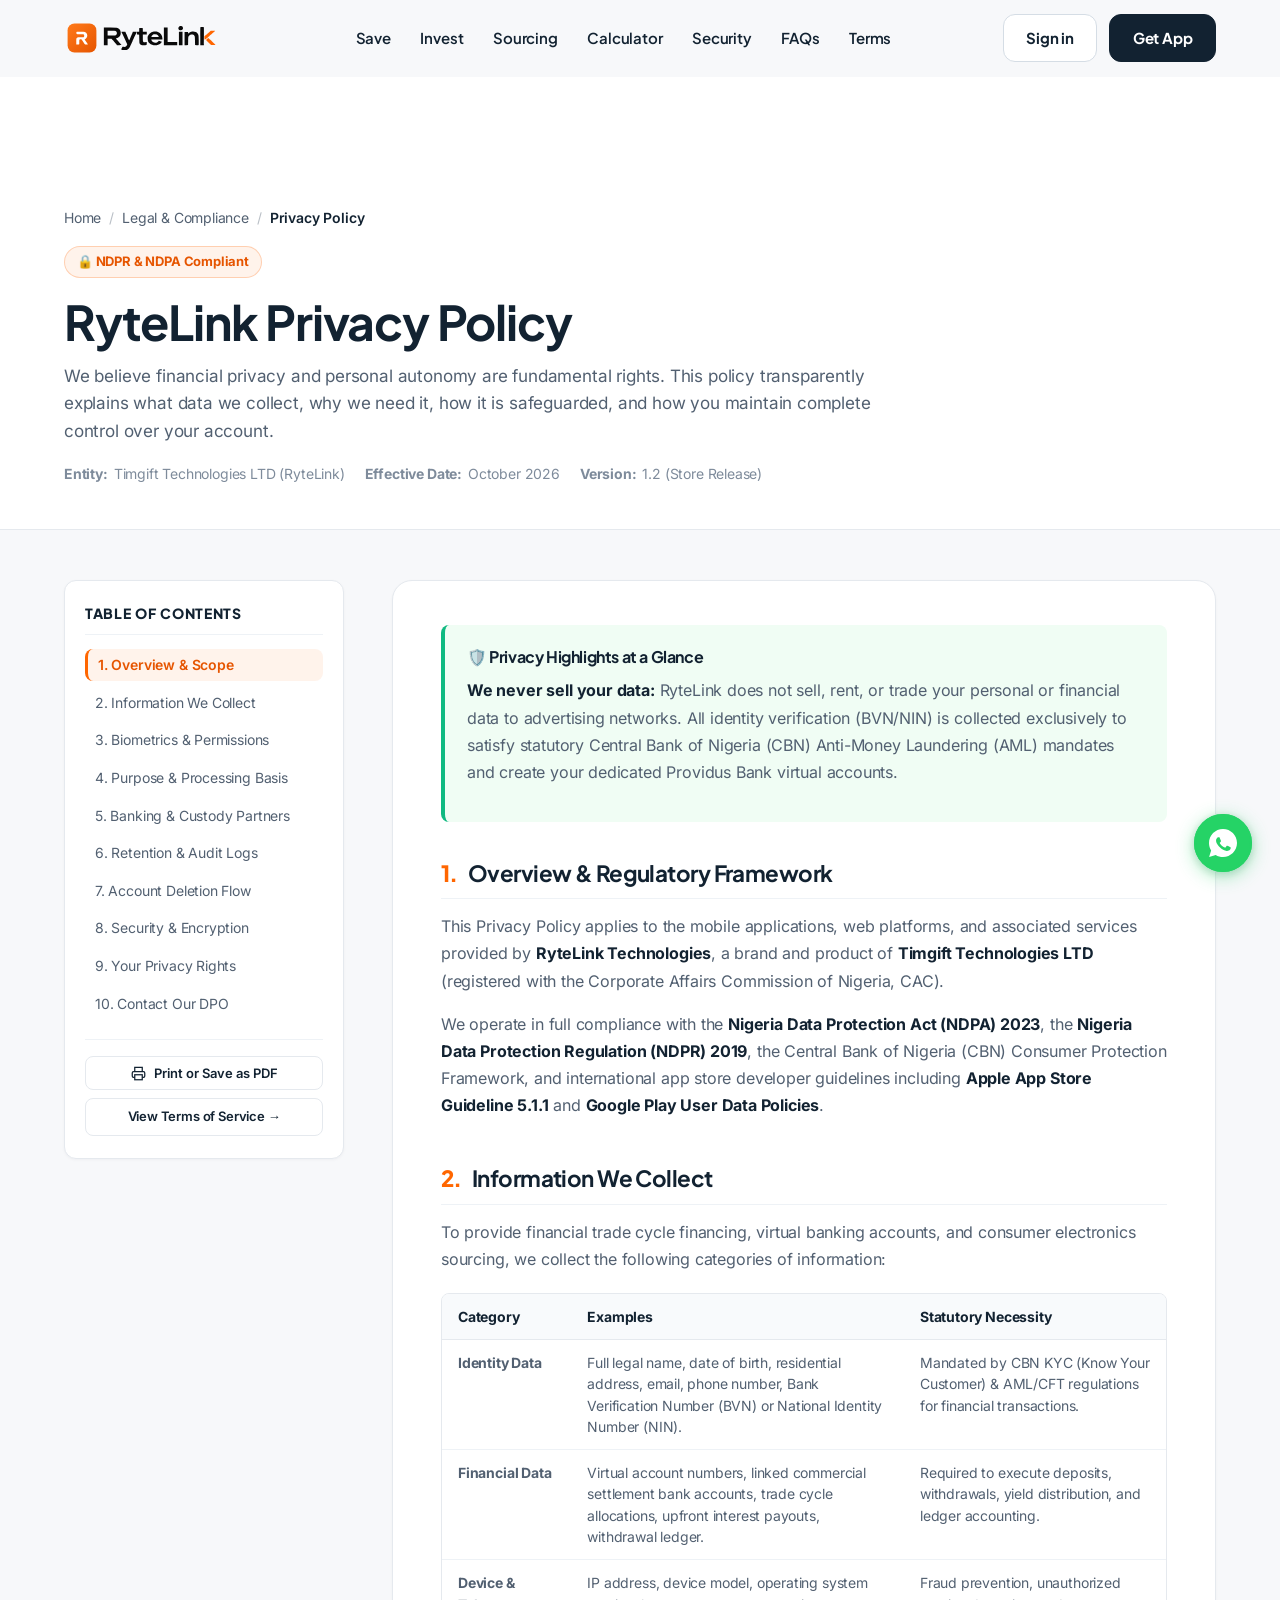
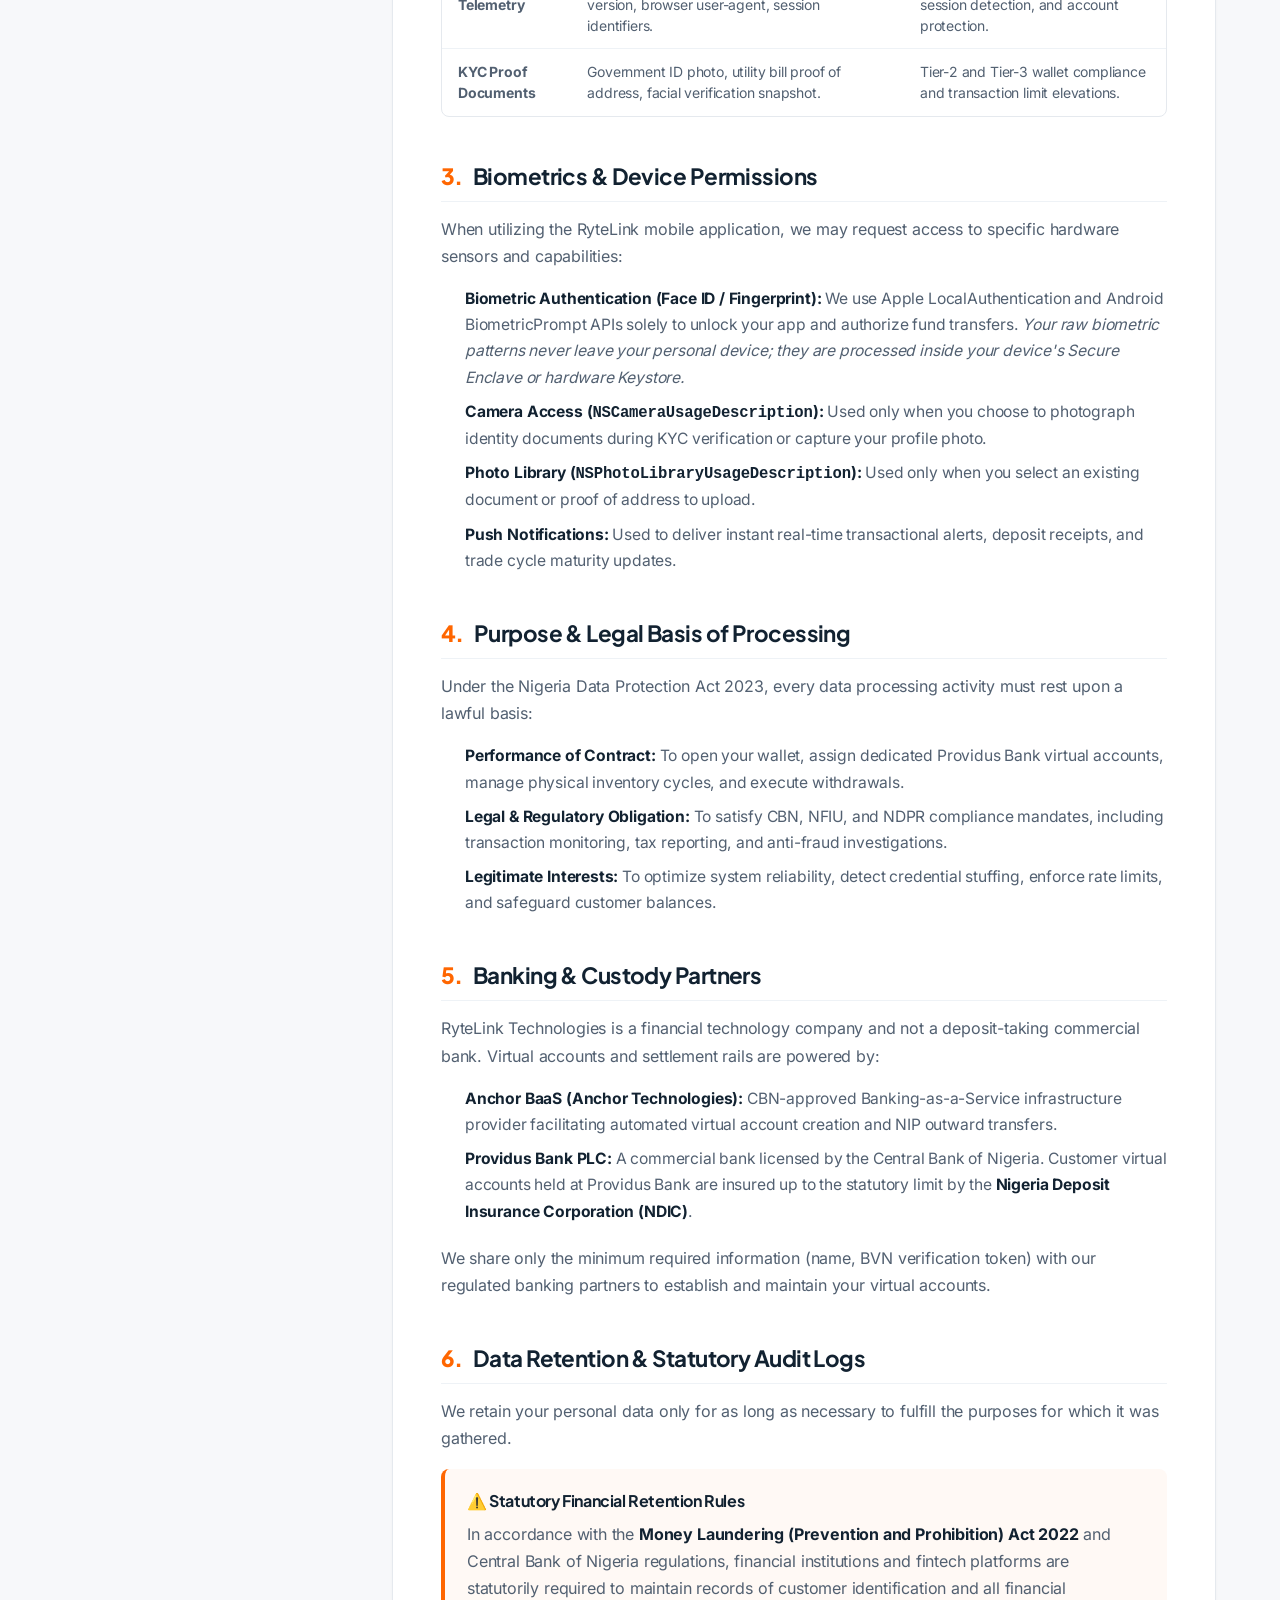
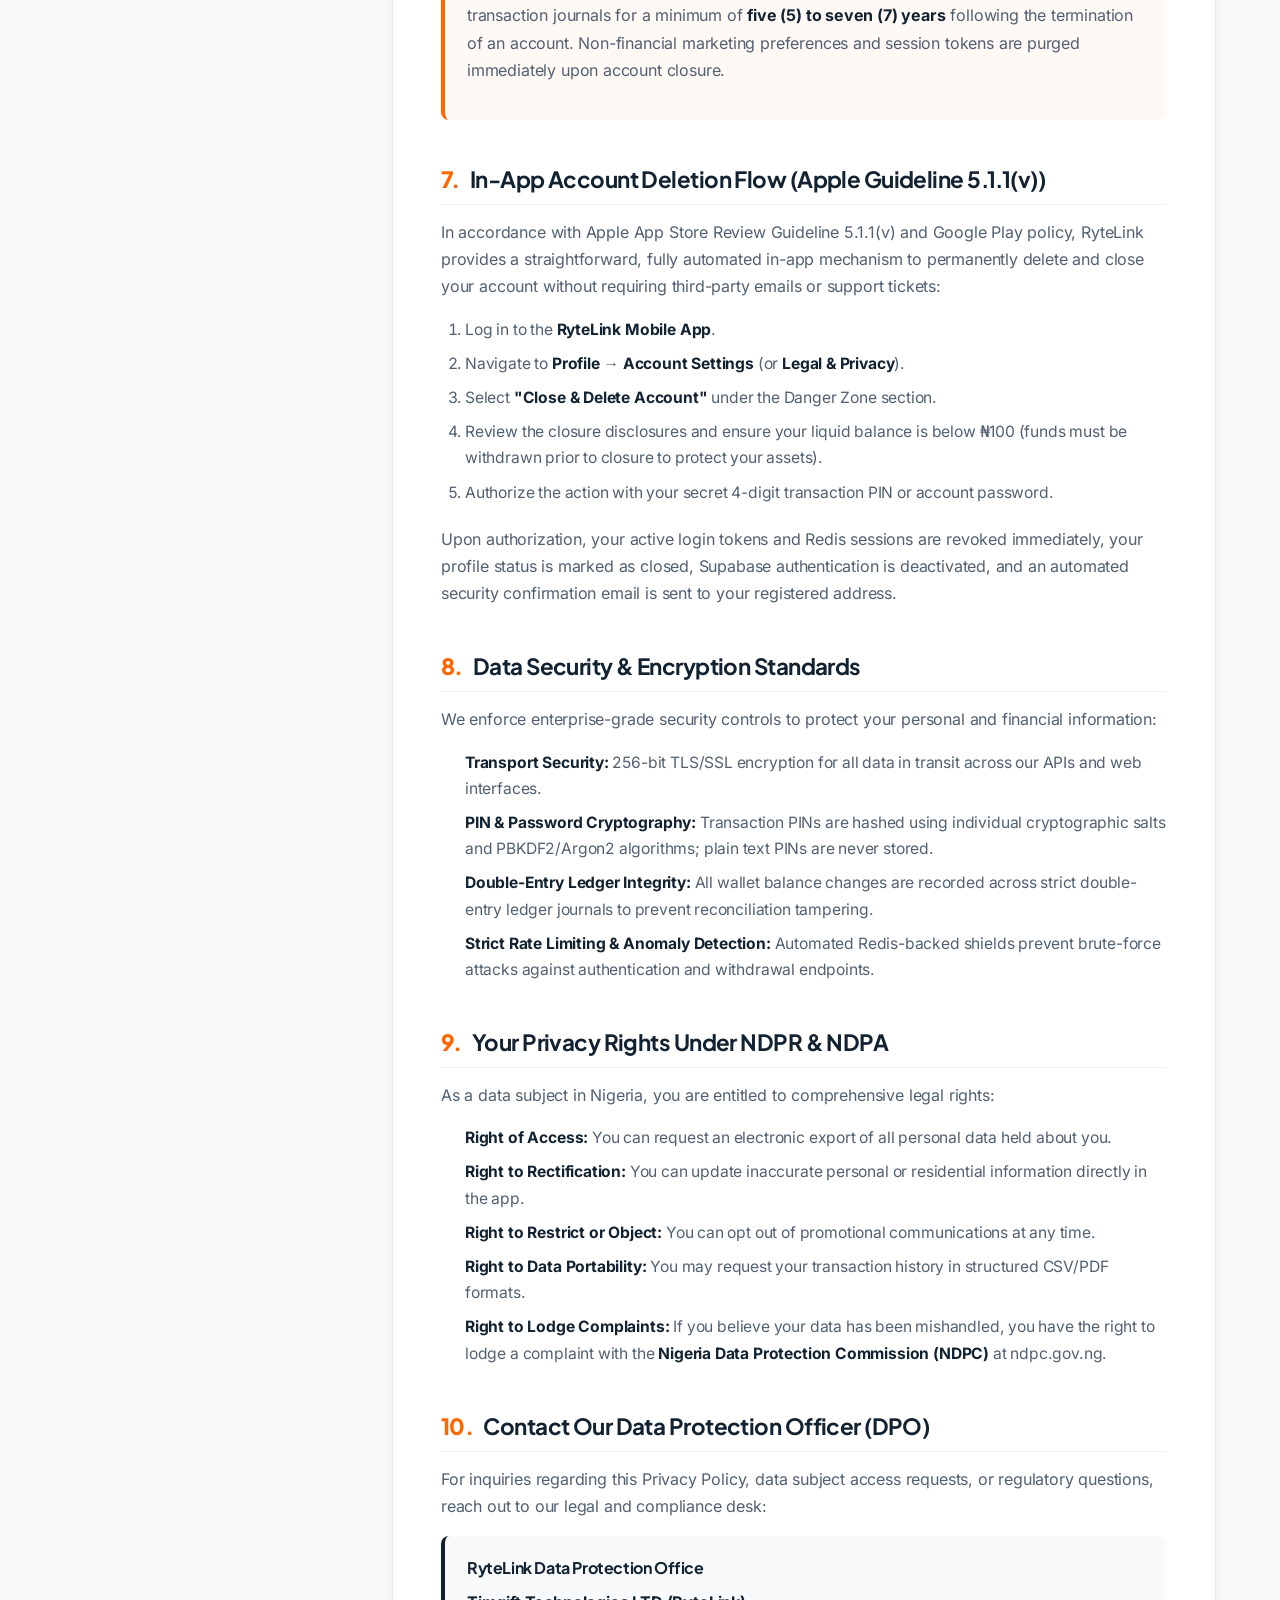
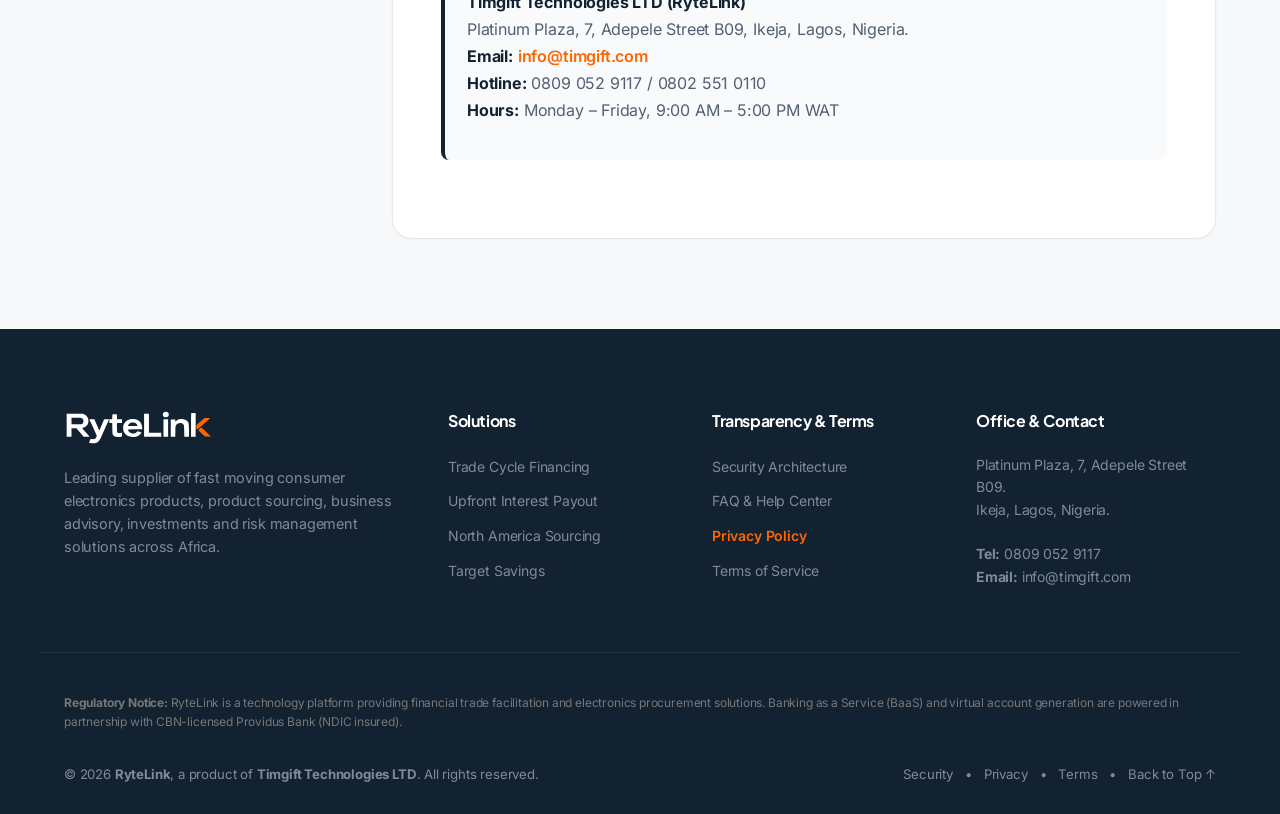
<file: privacy/index.html>
<!-- Mirror of /privacy.html for clean directory routing -->
<!DOCTYPE html>
<html lang="en">
<head>
  <meta charset="UTF-8">
  <meta name="viewport" content="width=device-width, initial-scale=1.0">
  <title>Privacy Policy — RyteLink</title>
  <meta name="description" content="Official RyteLink Privacy Policy. Learn how we safeguard your personal data, ensure NDPR & NDPA compliance, and protect your identity across trade cycles and banking services.">
  <meta name="robots" content="index, follow">
  <link rel="canonical" href="https://rytelink.com/privacy">

  <!-- Open Graph -->
  <meta property="og:type" content="article">
  <meta property="og:url" content="https://rytelink.com/privacy">
  <meta property="og:title" content="Privacy Policy — RyteLink">
  <meta property="og:description" content="Discover how RyteLink collects, uses, and protects your information in compliance with the Nigeria Data Protection Act and international privacy standards.">
  <meta property="og:image" content="https://rytelink.com/assets/logo_combo_light.svg">

  <link rel="preload" href="/assets/fonts/PlusJakartaSans-normal.woff2" as="font" type="font/woff2" crossorigin>
  <link rel="stylesheet" href="/assets/fonts/fonts.css">
  <link rel="icon" type="image/svg+xml" href="/assets/r_badge_squircle.svg">
  <link rel="stylesheet" href="/css/style.css">
</head>
<body>

  <!-- Navigation Header -->
  <header class="site-header" id="header">
    <div class="container nav-container">
      <a href="/" class="brand-logo" aria-label="RyteLink Homepage">
        <img src="/assets/logo_combo_light.svg" alt="RyteLink Logo" class="logo-img logo-full" width="165" height="34">
        <img src="/assets/r_badge_squircle.svg" alt="RyteLink Icon" class="logo-img logo-icon" width="34" height="34">
      </a>

      <nav class="main-nav" id="mainNav" aria-label="Primary Navigation">
        <ul class="nav-links">
          <li><a href="/#savings" class="nav-link">Save</a></li>
          <li><a href="/#invest" class="nav-link">Invest</a></li>
          <li><a href="/#commerce" class="nav-link">Sourcing</a></li>
          <li><a href="/#calculator" class="nav-link">Calculator</a></li>
          <li><a href="/#security" class="nav-link">Security</a></li>
          <li><a href="/#faq" class="nav-link">FAQs</a></li>
          <li><a href="/terms" class="nav-link">Terms</a></li>
        </ul>
      </nav>

      <div class="nav-actions">
        <a href="/#app-download" class="btn btn-outline nav-btn-signin">Sign in</a>
        <a href="/#app-download" class="btn btn-primary nav-btn-signup">
          <span class="btn-text-desktop">Get App</span>
          <span class="btn-text-mobile">Get App</span>
        </a>
        <button class="mobile-toggle" id="mobileToggle" aria-label="Toggle mobile menu" aria-expanded="false">
          <span class="bar"></span>
          <span class="bar"></span>
          <span class="bar"></span>
        </button>
      </div>
    </div>
  </header>

  <!-- Legal Header Banner -->
  <section class="legal-header-section">
    <div class="container">
      <div class="legal-breadcrumb">
        <a href="/">Home</a>
        <span class="separator">/</span>
        <span>Legal &amp; Compliance</span>
        <span class="separator">/</span>
        <span style="color: var(--color-black); font-weight: 600;">Privacy Policy</span>
      </div>

      <div class="legal-header-content">
        <div class="legal-badge">
          <span>🔒 NDPR &amp; NDPA Compliant</span>
        </div>
        <h1 class="legal-title">RyteLink Privacy Policy</h1>
        <p class="legal-subtitle">
          We believe financial privacy and personal autonomy are fundamental rights. This policy transparently explains what data we collect, why we need it, how it is safeguarded, and how you maintain complete control over your account.
        </p>

        <div class="legal-meta-row">
          <div class="legal-meta-item">
            <strong>Entity:</strong> Timgift Technologies LTD (RyteLink)
          </div>
          <div class="legal-meta-item">
            <strong>Effective Date:</strong> October 2026
          </div>
          <div class="legal-meta-item">
            <strong>Version:</strong> 1.2 (Store Release)
          </div>
        </div>
      </div>
    </div>
  </section>

  <!-- Legal Body Content -->
  <section class="legal-body-section">
    <div class="container">
      <div class="legal-grid">

        <!-- Sticky Table of Contents -->
        <aside class="legal-toc-wrapper" aria-label="Table of Contents">
          <h2 class="legal-toc-title">Table of Contents</h2>
          <nav>
            <ul class="legal-toc-list">
              <li><a href="#intro" class="legal-toc-link active">1. Overview &amp; Scope</a></li>
              <li><a href="#data-collected" class="legal-toc-link">2. Information We Collect</a></li>
              <li><a href="#biometrics" class="legal-toc-link">3. Biometrics &amp; Permissions</a></li>
              <li><a href="#legal-basis" class="legal-toc-link">4. Purpose &amp; Processing Basis</a></li>
              <li><a href="#banking-partners" class="legal-toc-link">5. Banking &amp; Custody Partners</a></li>
              <li><a href="#data-retention" class="legal-toc-link">6. Retention &amp; Audit Logs</a></li>
              <li><a href="#account-deletion" class="legal-toc-link">7. Account Deletion Flow</a></li>
              <li><a href="#security-measures" class="legal-toc-link">8. Security &amp; Encryption</a></li>
              <li><a href="#user-rights" class="legal-toc-link">9. Your Privacy Rights</a></li>
              <li><a href="#contact-dpo" class="legal-toc-link">10. Contact Our DPO</a></li>
            </ul>
          </nav>

          <div class="legal-toc-actions">
            <button class="btn-print-doc" onclick="window.print()">
              <svg width="15" height="15" viewBox="0 0 24 24" fill="none" stroke="currentColor" stroke-width="2"><path d="M6 9V2h12v7M6 18H4a2 2 0 01-2-2v-5a2 2 0 012-2h16a2 2 0 012 2v5a2 2 0 01-2 2h-2"/><rect x="6" y="14" width="12" height="8"/></svg>
              <span>Print or Save as PDF</span>
            </button>
            <a href="/terms" class="btn-print-doc" style="text-align: center;">
              <span>View Terms of Service &rarr;</span>
            </a>
          </div>
        </aside>

        <!-- Main Document Content -->
        <main class="legal-content">

          <!-- Executive Summary Callout -->
          <div class="legal-callout-box highlight-green">
            <h4>🛡️ Privacy Highlights at a Glance</h4>
            <p>
              <strong>We never sell your data:</strong> RyteLink does not sell, rent, or trade your personal or financial data to advertising networks. All identity verification (BVN/NIN) is collected exclusively to satisfy statutory Central Bank of Nigeria (CBN) Anti-Money Laundering (AML) mandates and create your dedicated Providus Bank virtual accounts.
            </p>
          </div>

          <!-- Section 1 -->
          <section id="intro" class="legal-section">
            <h2 class="legal-section-heading">
              <span class="legal-section-number">1.</span> Overview &amp; Regulatory Framework
            </h2>
            <p>
              This Privacy Policy applies to the mobile applications, web platforms, and associated services provided by <strong>RyteLink Technologies</strong>, a brand and product of <strong>Timgift Technologies LTD</strong> (registered with the Corporate Affairs Commission of Nigeria, CAC).
            </p>
            <p>
              We operate in full compliance with the <strong>Nigeria Data Protection Act (NDPA) 2023</strong>, the <strong>Nigeria Data Protection Regulation (NDPR) 2019</strong>, the Central Bank of Nigeria (CBN) Consumer Protection Framework, and international app store developer guidelines including <strong>Apple App Store Guideline 5.1.1</strong> and <strong>Google Play User Data Policies</strong>.
            </p>
          </section>

          <!-- Section 2 -->
          <section id="data-collected" class="legal-section">
            <h2 class="legal-section-heading">
              <span class="legal-section-number">2.</span> Information We Collect
            </h2>
            <p>To provide financial trade cycle financing, virtual banking accounts, and consumer electronics sourcing, we collect the following categories of information:</p>

            <div class="legal-table-responsive">
              <table class="legal-table">
                <thead>
                  <tr>
                    <th>Category</th>
                    <th>Examples</th>
                    <th>Statutory Necessity</th>
                  </tr>
                </thead>
                <tbody>
                  <tr>
                    <td><strong>Identity Data</strong></td>
                    <td>Full legal name, date of birth, residential address, email, phone number, Bank Verification Number (BVN) or National Identity Number (NIN).</td>
                    <td>Mandated by CBN KYC (Know Your Customer) &amp; AML/CFT regulations for financial transactions.</td>
                  </tr>
                  <tr>
                    <td><strong>Financial Data</strong></td>
                    <td>Virtual account numbers, linked commercial settlement bank accounts, trade cycle allocations, upfront interest payouts, withdrawal ledger.</td>
                    <td>Required to execute deposits, withdrawals, yield distribution, and ledger accounting.</td>
                  </tr>
                  <tr>
                    <td><strong>Device &amp; Telemetry</strong></td>
                    <td>IP address, device model, operating system version, browser user-agent, session identifiers.</td>
                    <td>Fraud prevention, unauthorized session detection, and account protection.</td>
                  </tr>
                  <tr>
                    <td><strong>KYC Proof Documents</strong></td>
                    <td>Government ID photo, utility bill proof of address, facial verification snapshot.</td>
                    <td>Tier-2 and Tier-3 wallet compliance and transaction limit elevations.</td>
                  </tr>
                </tbody>
              </table>
            </div>
          </section>

          <!-- Section 3 -->
          <section id="biometrics" class="legal-section">
            <h2 class="legal-section-heading">
              <span class="legal-section-number">3.</span> Biometrics &amp; Device Permissions
            </h2>
            <p>
              When utilizing the RyteLink mobile application, we may request access to specific hardware sensors and capabilities:
            </p>
            <ul>
              <li>
                <strong>Biometric Authentication (Face ID / Fingerprint):</strong> We use Apple LocalAuthentication and Android BiometricPrompt APIs solely to unlock your app and authorize fund transfers. <em>Your raw biometric patterns never leave your personal device; they are processed inside your device's Secure Enclave or hardware Keystore.</em>
              </li>
              <li>
                <strong>Camera Access (<code>NSCameraUsageDescription</code>):</strong> Used only when you choose to photograph identity documents during KYC verification or capture your profile photo.
              </li>
              <li>
                <strong>Photo Library (<code>NSPhotoLibraryUsageDescription</code>):</strong> Used only when you select an existing document or proof of address to upload.
              </li>
              <li>
                <strong>Push Notifications:</strong> Used to deliver instant real-time transactional alerts, deposit receipts, and trade cycle maturity updates.
              </li>
            </ul>
          </section>

          <!-- Section 4 -->
          <section id="legal-basis" class="legal-section">
            <h2 class="legal-section-heading">
              <span class="legal-section-number">4.</span> Purpose &amp; Legal Basis of Processing
            </h2>
            <p>Under the Nigeria Data Protection Act 2023, every data processing activity must rest upon a lawful basis:</p>
            <ul>
              <li><strong>Performance of Contract:</strong> To open your wallet, assign dedicated Providus Bank virtual accounts, manage physical inventory cycles, and execute withdrawals.</li>
              <li><strong>Legal &amp; Regulatory Obligation:</strong> To satisfy CBN, NFIU, and NDPR compliance mandates, including transaction monitoring, tax reporting, and anti-fraud investigations.</li>
              <li><strong>Legitimate Interests:</strong> To optimize system reliability, detect credential stuffing, enforce rate limits, and safeguard customer balances.</li>
            </ul>
          </section>

          <!-- Section 5 -->
          <section id="banking-partners" class="legal-section">
            <h2 class="legal-section-heading">
              <span class="legal-section-number">5.</span> Banking &amp; Custody Partners
            </h2>
            <p>
              RyteLink Technologies is a financial technology company and not a deposit-taking commercial bank. Virtual accounts and settlement rails are powered by:
            </p>
            <ul>
              <li>
                <strong>Anchor BaaS (Anchor Technologies):</strong> CBN-approved Banking-as-a-Service infrastructure provider facilitating automated virtual account creation and NIP outward transfers.
              </li>
              <li>
                <strong>Providus Bank PLC:</strong> A commercial bank licensed by the Central Bank of Nigeria. Customer virtual accounts held at Providus Bank are insured up to the statutory limit by the <strong>Nigeria Deposit Insurance Corporation (NDIC)</strong>.
              </li>
            </ul>
            <p>
              We share only the minimum required information (name, BVN verification token) with our regulated banking partners to establish and maintain your virtual accounts.
            </p>
          </section>

          <!-- Section 6 -->
          <section id="data-retention" class="legal-section">
            <h2 class="legal-section-heading">
              <span class="legal-section-number">6.</span> Data Retention &amp; Statutory Audit Logs
            </h2>
            <p>
              We retain your personal data only for as long as necessary to fulfill the purposes for which it was gathered.
            </p>
            <div class="legal-callout-box highlight-orange">
              <h4>⚠️ Statutory Financial Retention Rules</h4>
              <p>
                In accordance with the <strong>Money Laundering (Prevention and Prohibition) Act 2022</strong> and Central Bank of Nigeria regulations, financial institutions and fintech platforms are statutorily required to maintain records of customer identification and all financial transaction journals for a minimum of <strong>five (5) to seven (7) years</strong> following the termination of an account. Non-financial marketing preferences and session tokens are purged immediately upon account closure.
              </p>
            </div>
          </section>

          <!-- Section 7 -->
          <section id="account-deletion" class="legal-section">
            <h2 class="legal-section-heading">
              <span class="legal-section-number">7.</span> In-App Account Deletion Flow (Apple Guideline 5.1.1(v))
            </h2>
            <p>
              In accordance with Apple App Store Review Guideline 5.1.1(v) and Google Play policy, RyteLink provides a straightforward, fully automated in-app mechanism to permanently delete and close your account without requiring third-party emails or support tickets:
            </p>
            <ol>
              <li>Log in to the <strong>RyteLink Mobile App</strong>.</li>
              <li>Navigate to <strong>Profile</strong> &rarr; <strong>Account Settings</strong> (or <strong>Legal &amp; Privacy</strong>).</li>
              <li>Select <strong>"Close &amp; Delete Account"</strong> under the Danger Zone section.</li>
              <li>Review the closure disclosures and ensure your liquid balance is below ₦100 (funds must be withdrawn prior to closure to protect your assets).</li>
              <li>Authorize the action with your secret 4-digit transaction PIN or account password.</li>
            </ol>
            <p>
              Upon authorization, your active login tokens and Redis sessions are revoked immediately, your profile status is marked as closed, Supabase authentication is deactivated, and an automated security confirmation email is sent to your registered address.
            </p>
          </section>

          <!-- Section 8 -->
          <section id="security-measures" class="legal-section">
            <h2 class="legal-section-heading">
              <span class="legal-section-number">8.</span> Data Security &amp; Encryption Standards
            </h2>
            <p>
              We enforce enterprise-grade security controls to protect your personal and financial information:
            </p>
            <ul>
              <li><strong>Transport Security:</strong> 256-bit TLS/SSL encryption for all data in transit across our APIs and web interfaces.</li>
              <li><strong>PIN &amp; Password Cryptography:</strong> Transaction PINs are hashed using individual cryptographic salts and PBKDF2/Argon2 algorithms; plain text PINs are never stored.</li>
              <li><strong>Double-Entry Ledger Integrity:</strong> All wallet balance changes are recorded across strict double-entry ledger journals to prevent reconciliation tampering.</li>
              <li><strong>Strict Rate Limiting &amp; Anomaly Detection:</strong> Automated Redis-backed shields prevent brute-force attacks against authentication and withdrawal endpoints.</li>
            </ul>
          </section>

          <!-- Section 9 -->
          <section id="user-rights" class="legal-section">
            <h2 class="legal-section-heading">
              <span class="legal-section-number">9.</span> Your Privacy Rights Under NDPR &amp; NDPA
            </h2>
            <p>As a data subject in Nigeria, you are entitled to comprehensive legal rights:</p>
            <ul>
              <li><strong>Right of Access:</strong> You can request an electronic export of all personal data held about you.</li>
              <li><strong>Right to Rectification:</strong> You can update inaccurate personal or residential information directly in the app.</li>
              <li><strong>Right to Restrict or Object:</strong> You can opt out of promotional communications at any time.</li>
              <li><strong>Right to Data Portability:</strong> You may request your transaction history in structured CSV/PDF formats.</li>
              <li><strong>Right to Lodge Complaints:</strong> If you believe your data has been mishandled, you have the right to lodge a complaint with the <strong>Nigeria Data Protection Commission (NDPC)</strong> at <a href="https://ndpc.gov.ng" target="_blank" rel="noopener">ndpc.gov.ng</a>.</li>
            </ul>
          </section>

          <!-- Section 10 -->
          <section id="contact-dpo" class="legal-section">
            <h2 class="legal-section-heading">
              <span class="legal-section-number">10.</span> Contact Our Data Protection Officer (DPO)
            </h2>
            <p>
              For inquiries regarding this Privacy Policy, data subject access requests, or regulatory questions, reach out to our legal and compliance desk:
            </p>
            <div class="legal-callout-box">
              <h4>RyteLink Data Protection Office</h4>
              <p>
                <strong>Timgift Technologies LTD (RyteLink)</strong><br>
                Platinum Plaza, 7, Adepele Street B09, Ikeja, Lagos, Nigeria.<br>
                <strong>Email:</strong> <a href="mailto:info@timgift.com" style="color: var(--color-accent); font-weight: 600;">info@timgift.com</a><br>
                <strong>Hotline:</strong> 0809 052 9117 / 0802 551 0110<br>
                <strong>Hours:</strong> Monday – Friday, 9:00 AM – 5:00 PM WAT
              </p>
            </div>
          </section>

        </main>
      </div>
    </div>
  </section>

  <!-- Site Footer -->
  <footer class="site-footer">
    <div class="container footer-top">
      <div class="footer-col brand-col">
        <img src="/assets/logo_wordmark_dark.svg" alt="RyteLink" class="footer-logo" width="150">
        <p class="footer-tagline">
          Leading supplier of fast moving consumer electronics products, product sourcing, business advisory, investments and risk management solutions across Africa.
        </p>
      </div>

      <div class="footer-col">
        <h4 class="footer-heading">Solutions</h4>
        <ul class="footer-links">
          <li><a href="/#invest">Trade Cycle Financing</a></li>
          <li><a href="/#invest">Upfront Interest Payout</a></li>
          <li><a href="/#commerce">North America Sourcing</a></li>
          <li><a href="/#savings">Target Savings</a></li>
        </ul>
      </div>

      <div class="footer-col">
        <h4 class="footer-heading">Transparency &amp; Terms</h4>
        <ul class="footer-links">
          <li><a href="/#security">Security Architecture</a></li>
          <li><a href="/#faq">FAQ &amp; Help Center</a></li>
          <li><a href="/privacy" style="color: var(--color-accent); font-weight: 600;">Privacy Policy</a></li>
          <li><a href="/terms">Terms of Service</a></li>
        </ul>
      </div>

      <div class="footer-col">
        <h4 class="footer-heading">Office &amp; Contact</h4>
        <p class="footer-address">
          Platinum Plaza, 7, Adepele Street B09.<br>
          Ikeja, Lagos, Nigeria.<br><br>
          <strong>Tel:</strong> 0809 052 9117<br>
          <strong>Email:</strong> info@timgift.com
        </p>
      </div>
    </div>

    <div class="container footer-bottom">
      <div class="disclaimer-text">
        <p>
          <strong>Regulatory Notice:</strong> RyteLink is a technology platform providing financial trade facilitation and electronics procurement solutions. Banking as a Service (BaaS) and virtual account generation are powered in partnership with CBN-licensed Providus Bank (NDIC insured).
        </p>
      </div>

      <div class="footer-copyright-row">
        <p class="copyright-text">
          &copy; <span id="currentYear">2026</span> <strong>RyteLink</strong>, a product of <strong>Timgift Technologies LTD</strong>. All rights reserved.
        </p>
        <div class="legal-mini-links">
          <a href="/#security">Security</a>
          <span>•</span>
          <a href="/privacy">Privacy</a>
          <span>•</span>
          <a href="/terms">Terms</a>
          <span>•</span>
          <a href="#header">Back to Top &uarr;</a>
        </div>
      </div>
    </div>
  </footer>

  <!-- Floating WhatsApp Quick Contact (Bottom-Right) -->
  <a
    href="https://wa.me/2348090529117?text=Hello%20RyteLink%2C%20I%20would%20like%20to%20inquire%20about%20trade%20cycle%20financing."
    class="whatsapp-float"
    target="_blank"
    rel="noopener noreferrer"
    aria-label="Chat with RyteLink on WhatsApp"
    id="whatsappFloat"
  >
    <div class="whatsapp-float-pulse"></div>
    <svg class="whatsapp-icon" viewBox="0 0 32 32" fill="none" xmlns="http://www.w3.org/2000/svg">
      <path fill-rule="evenodd" clip-rule="evenodd" d="M16 2C8.268 2 2 8.268 2 16C2 18.73 2.78 21.284 4.134 23.447L2.1 29.9L8.746 27.904C10.835 29.215 13.33 30 16 30C23.732 30 30 23.732 30 16C30 8.268 23.732 2 16 2ZM23.473 22.028C23.16 22.905 21.923 23.633 20.976 23.835C20.33 23.972 19.49 24.08 16.657 22.906C13.033 21.405 10.697 17.72 10.515 17.478C10.338 17.237 9.05 15.526 9.05 13.761C9.05 11.996 9.948 11.134 10.309 10.763C10.608 10.455 11.099 10.315 11.572 10.315C11.724 10.315 11.862 10.322 11.986 10.329C12.35 10.345 12.532 10.367 12.774 10.947C13.076 11.674 13.812 13.479 13.9 13.661C13.992 13.844 14.083 14.088 13.96 14.331C13.84 14.575 13.734 14.694 13.551 14.908C13.369 15.122 13.201 15.282 13.018 15.51C12.85 15.707 12.66 15.92 12.868 16.277C13.076 16.634 13.793 17.804 14.851 18.747C16.216 19.963 17.324 20.351 17.72 20.516C18.016 20.639 18.369 20.612 18.587 20.378C18.865 20.079 19.208 19.585 19.559 19.091C19.81 18.739 20.126 18.694 20.461 18.817C20.803 18.939 22.615 19.832 22.986 20.016C23.357 20.201 23.605 20.292 23.696 20.444C23.787 20.596 23.787 21.152 23.473 22.028Z" fill="#FFFFFF"/>
    </svg>
    <span class="whatsapp-float-tooltip">Chat with us</span>
  </a>

  <script src="/js/main.js"></script>
</body>
</html>
</file>
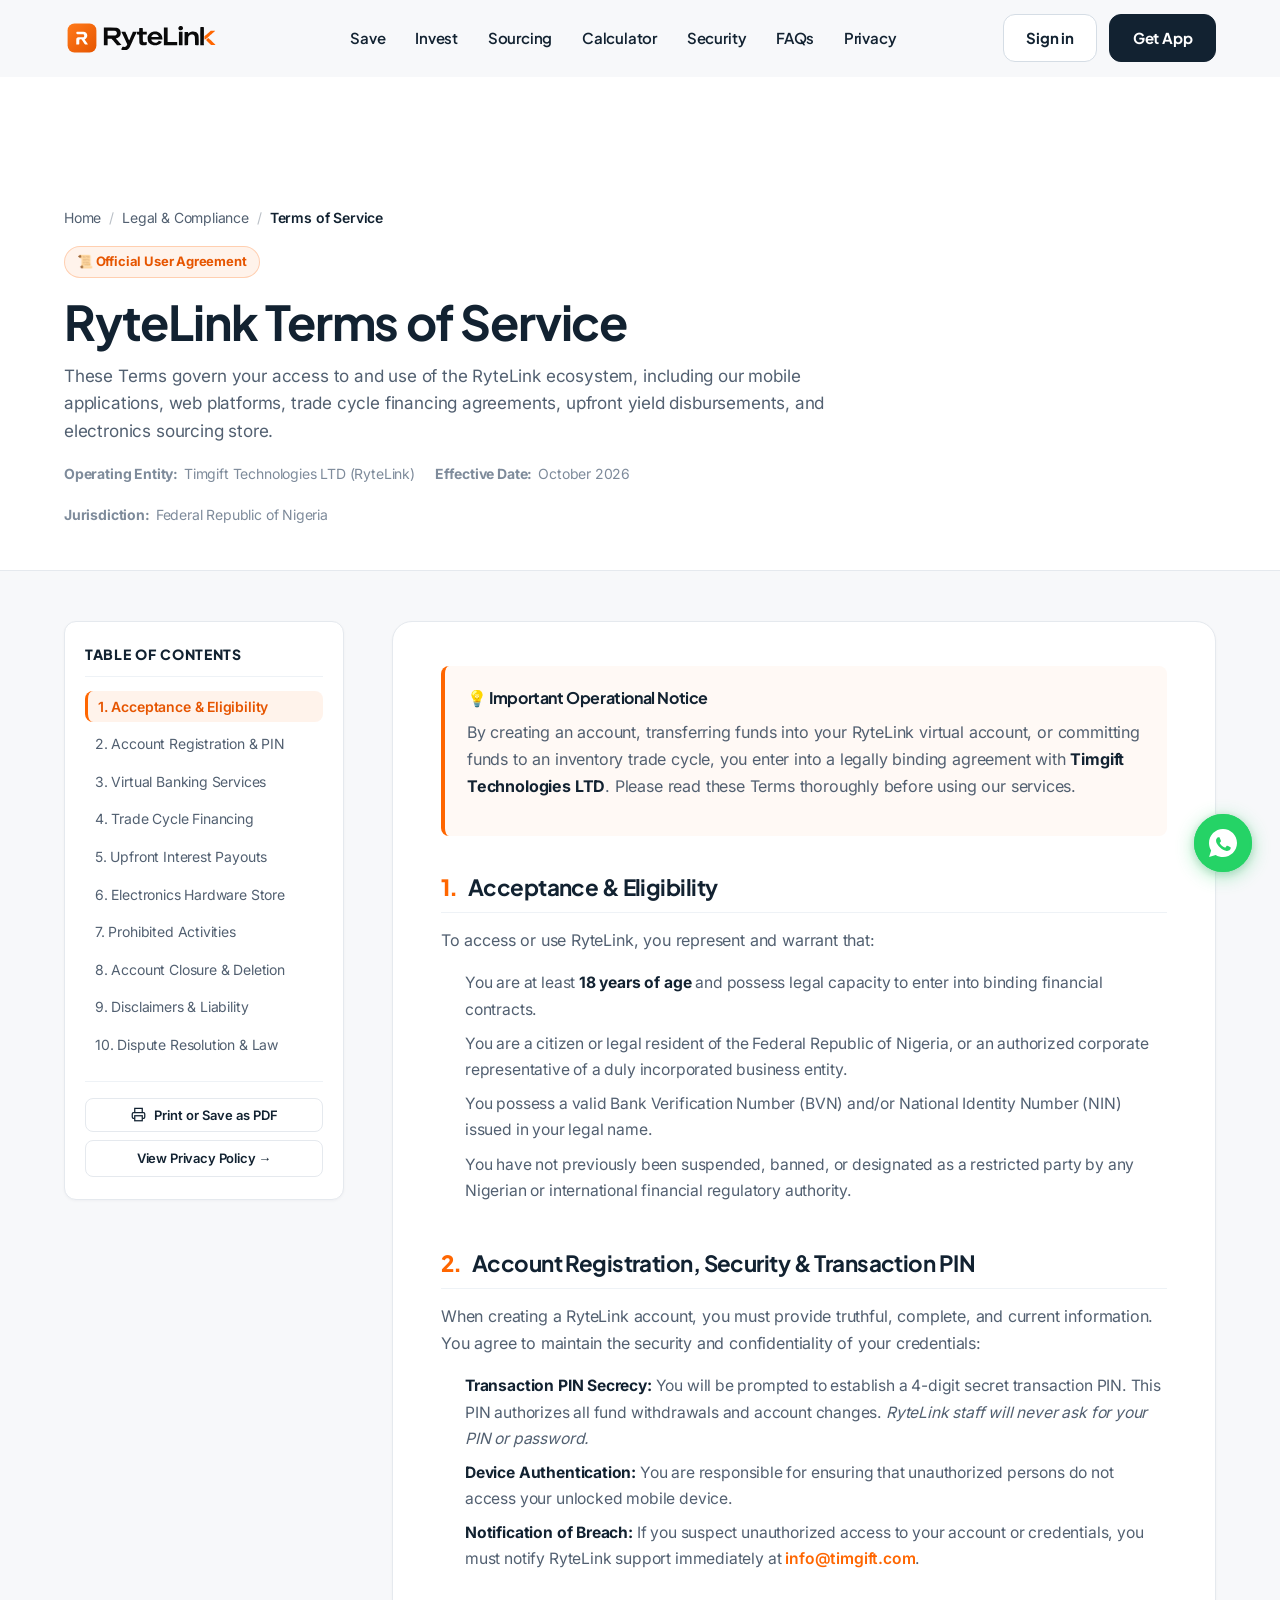
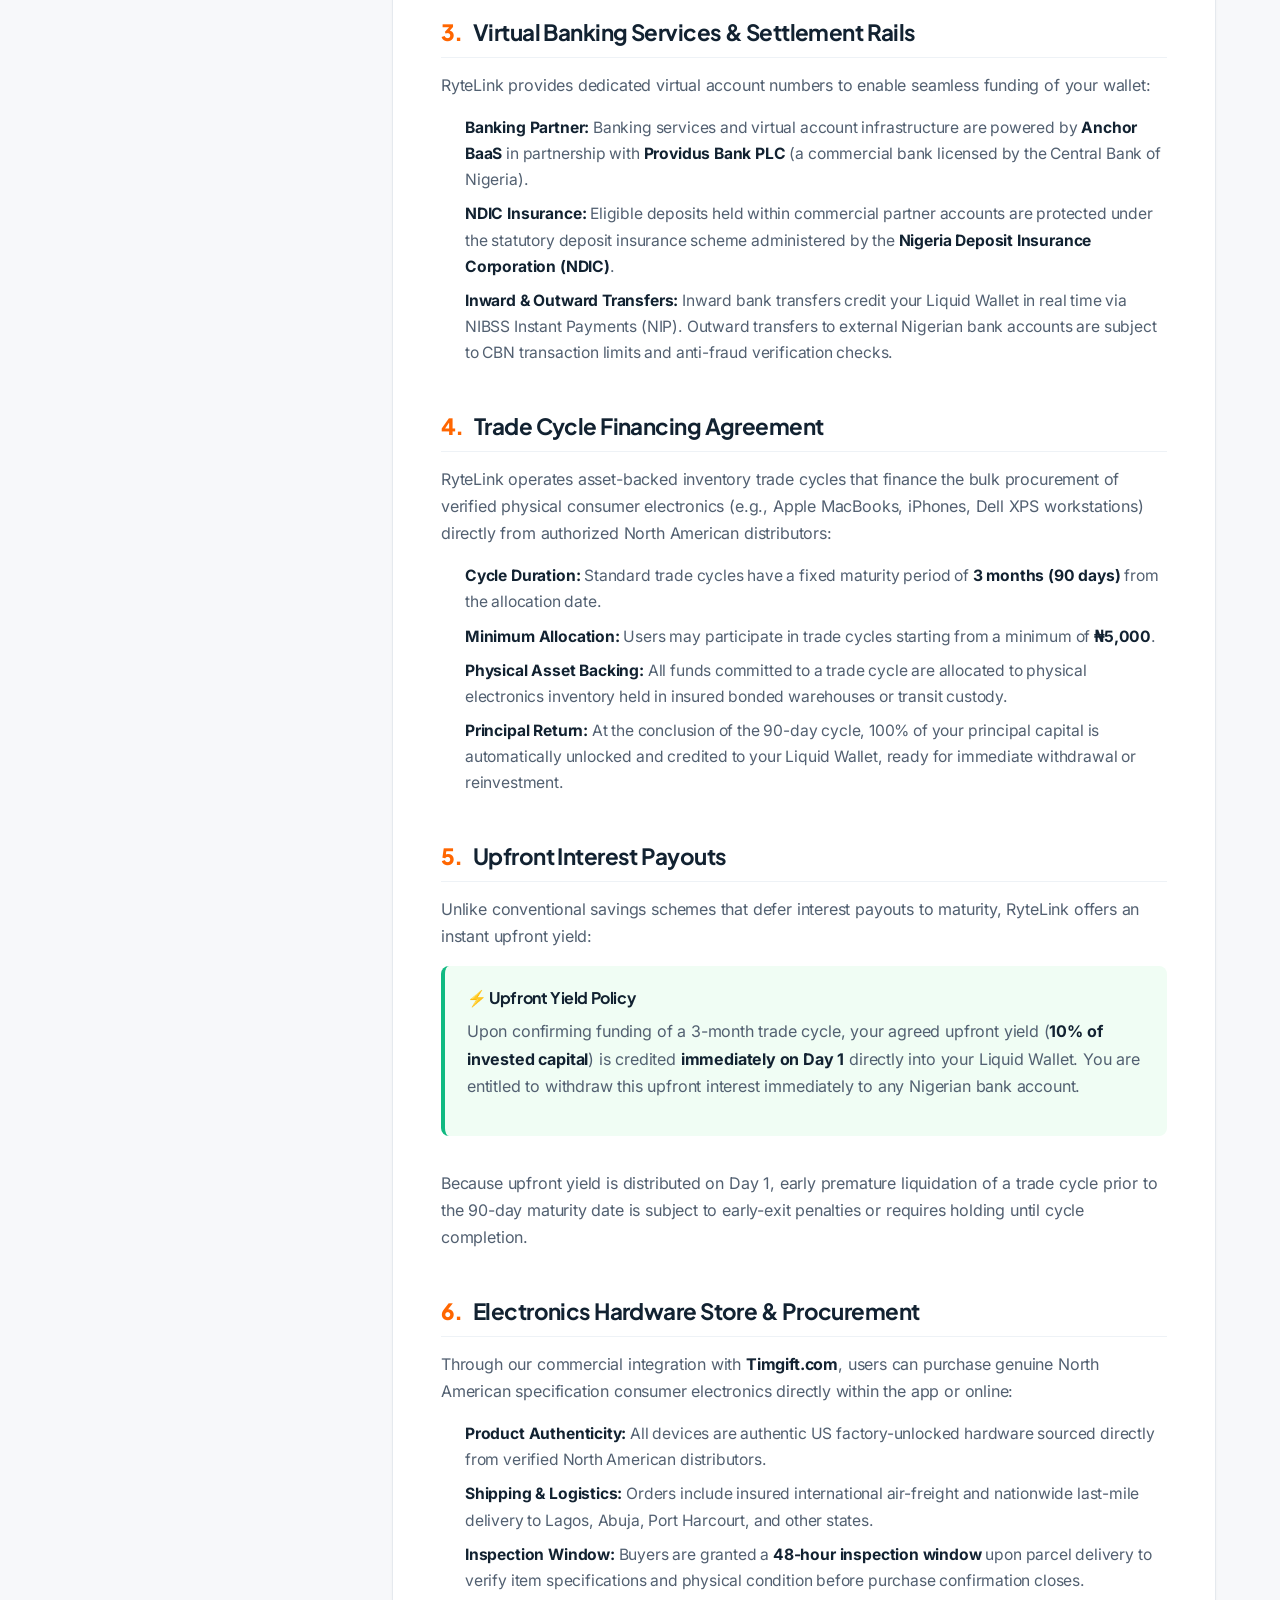
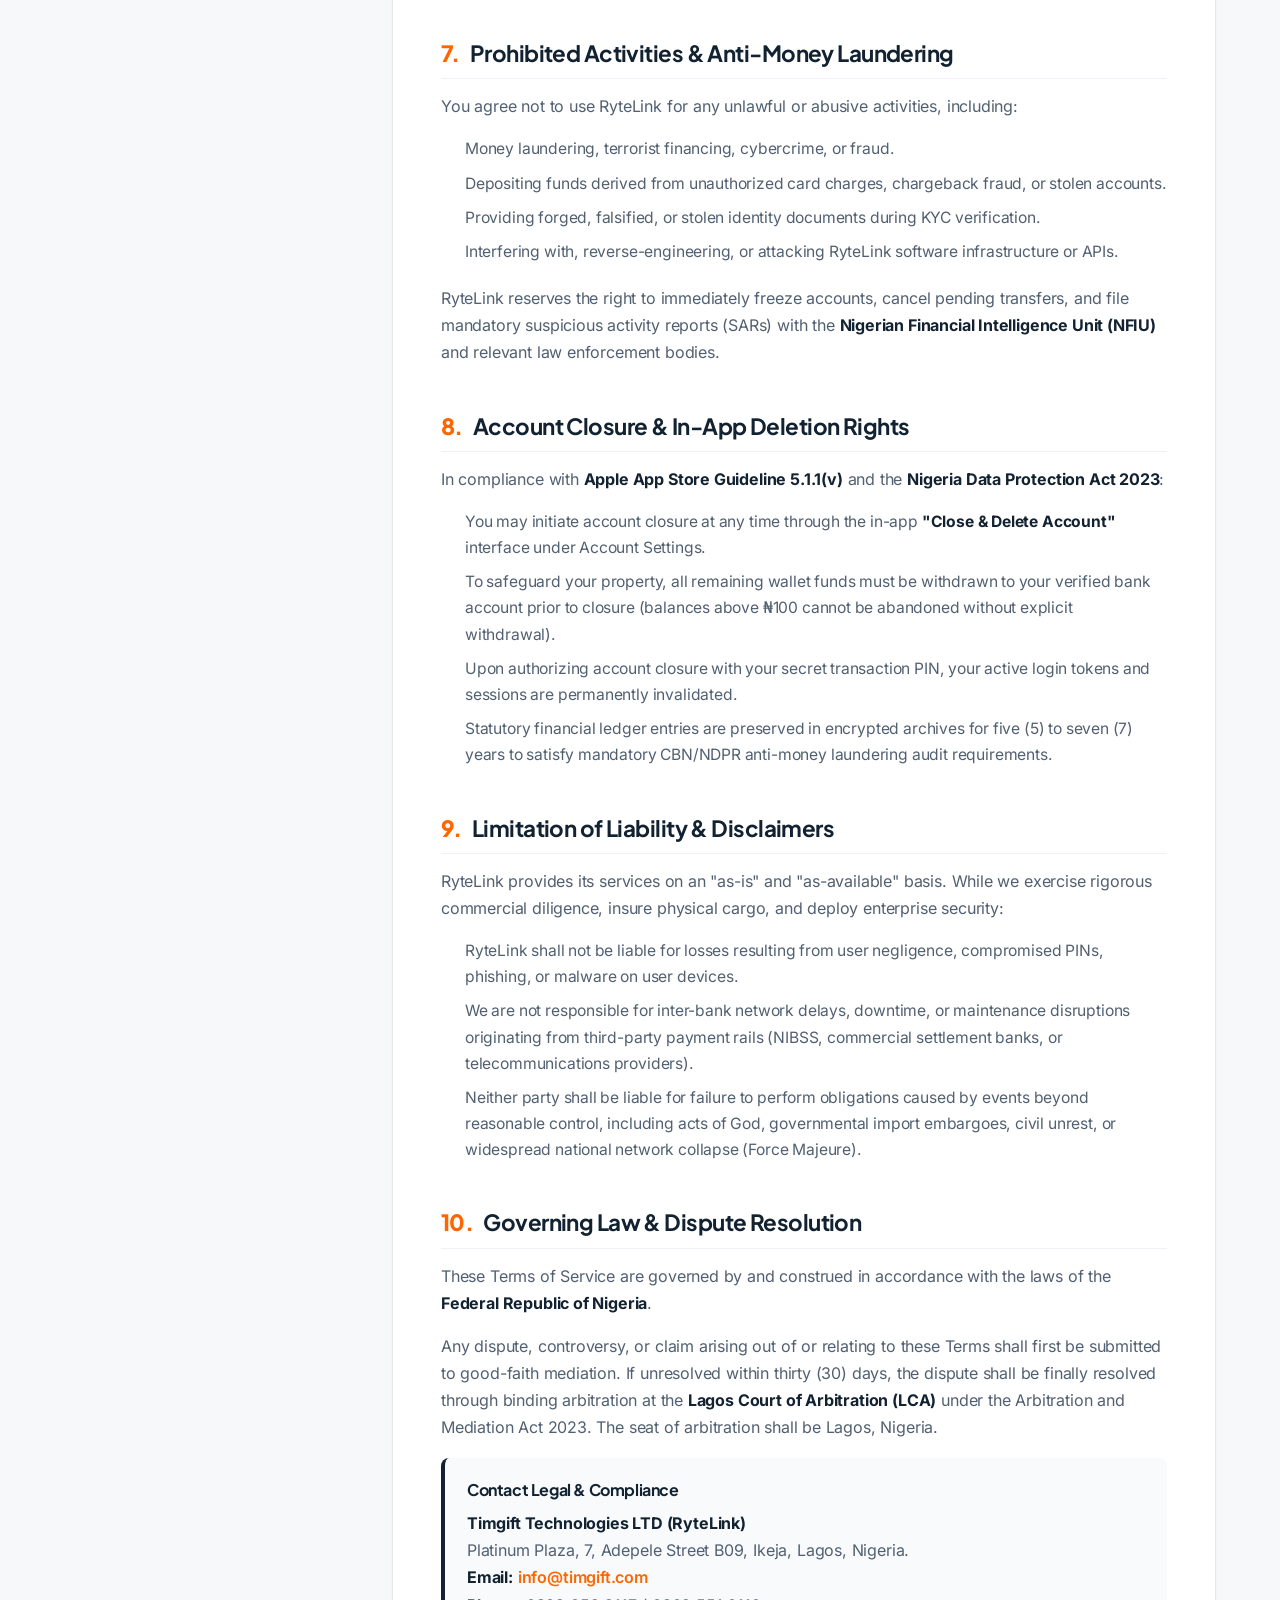
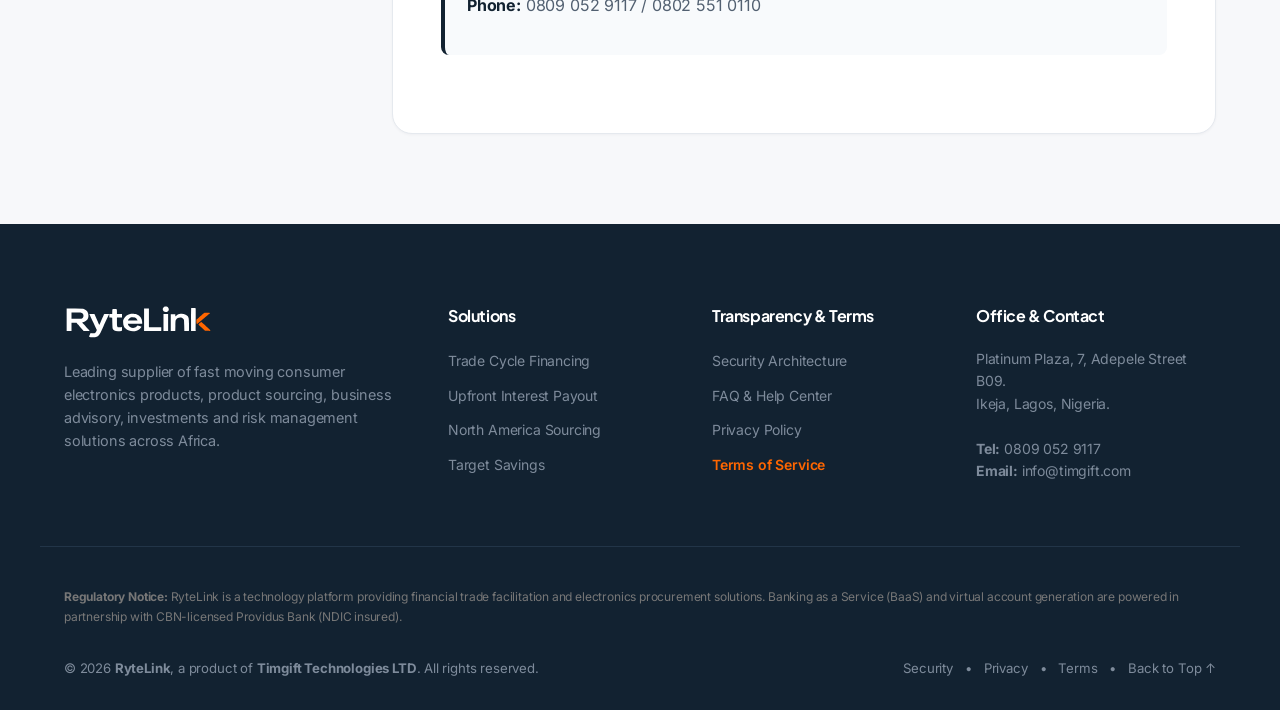
<file: terms/index.html>
<!-- Mirror of /terms.html for clean directory routing -->
<!DOCTYPE html>
<html lang="en">
<head>
  <meta charset="UTF-8">
  <meta name="viewport" content="width=device-width, initial-scale=1.0">
  <title>Terms of Service — RyteLink</title>
  <meta name="description" content="Official RyteLink Terms of Service. Review user rights, trade cycle financing rules, upfront interest terms, Providus Bank virtual accounts, and electronics sourcing policies.">
  <meta name="robots" content="index, follow">
  <link rel="canonical" href="https://rytelink.com/terms">

  <!-- Open Graph -->
  <meta property="og:type" content="article">
  <meta property="og:url" content="https://rytelink.com/terms">
  <meta property="og:title" content="Terms of Service — RyteLink">
  <meta property="og:description" content="Review the contractual agreements and guidelines governing RyteLink trade cycle financing, upfront interest, and consumer electronics sourcing.">
  <meta property="og:image" content="https://rytelink.com/assets/logo_combo_light.svg">

  <link rel="preload" href="/assets/fonts/PlusJakartaSans-normal.woff2" as="font" type="font/woff2" crossorigin>
  <link rel="stylesheet" href="/assets/fonts/fonts.css">
  <link rel="icon" type="image/svg+xml" href="/assets/r_badge_squircle.svg">
  <link rel="stylesheet" href="/css/style.css">
</head>
<body>

  <!-- Navigation Header -->
  <header class="site-header" id="header">
    <div class="container nav-container">
      <a href="/" class="brand-logo" aria-label="RyteLink Homepage">
        <img src="/assets/logo_combo_light.svg" alt="RyteLink Logo" class="logo-img logo-full" width="165" height="34">
        <img src="/assets/r_badge_squircle.svg" alt="RyteLink Icon" class="logo-img logo-icon" width="34" height="34">
      </a>

      <nav class="main-nav" id="mainNav" aria-label="Primary Navigation">
        <ul class="nav-links">
          <li><a href="/#savings" class="nav-link">Save</a></li>
          <li><a href="/#invest" class="nav-link">Invest</a></li>
          <li><a href="/#commerce" class="nav-link">Sourcing</a></li>
          <li><a href="/#calculator" class="nav-link">Calculator</a></li>
          <li><a href="/#security" class="nav-link">Security</a></li>
          <li><a href="/#faq" class="nav-link">FAQs</a></li>
          <li><a href="/privacy" class="nav-link">Privacy</a></li>
        </ul>
      </nav>

      <div class="nav-actions">
        <a href="/#app-download" class="btn btn-outline nav-btn-signin">Sign in</a>
        <a href="/#app-download" class="btn btn-primary nav-btn-signup">
          <span class="btn-text-desktop">Get App</span>
          <span class="btn-text-mobile">Get App</span>
        </a>
        <button class="mobile-toggle" id="mobileToggle" aria-label="Toggle mobile menu" aria-expanded="false">
          <span class="bar"></span>
          <span class="bar"></span>
          <span class="bar"></span>
        </button>
      </div>
    </div>
  </header>

  <!-- Legal Header Banner -->
  <section class="legal-header-section">
    <div class="container">
      <div class="legal-breadcrumb">
        <a href="/">Home</a>
        <span class="separator">/</span>
        <span>Legal &amp; Compliance</span>
        <span class="separator">/</span>
        <span style="color: var(--color-black); font-weight: 600;">Terms of Service</span>
      </div>

      <div class="legal-header-content">
        <div class="legal-badge">
          <span>📜 Official User Agreement</span>
        </div>
        <h1 class="legal-title">RyteLink Terms of Service</h1>
        <p class="legal-subtitle">
          These Terms govern your access to and use of the RyteLink ecosystem, including our mobile applications, web platforms, trade cycle financing agreements, upfront yield disbursements, and electronics sourcing store.
        </p>

        <div class="legal-meta-row">
          <div class="legal-meta-item">
            <strong>Operating Entity:</strong> Timgift Technologies LTD (RyteLink)
          </div>
          <div class="legal-meta-item">
            <strong>Effective Date:</strong> October 2026
          </div>
          <div class="legal-meta-item">
            <strong>Jurisdiction:</strong> Federal Republic of Nigeria
          </div>
        </div>
      </div>
    </div>
  </section>

  <!-- Legal Body Content -->
  <section class="legal-body-section">
    <div class="container">
      <div class="legal-grid">

        <!-- Sticky Table of Contents -->
        <aside class="legal-toc-wrapper" aria-label="Table of Contents">
          <h2 class="legal-toc-title">Table of Contents</h2>
          <nav>
            <ul class="legal-toc-list">
              <li><a href="#acceptance" class="legal-toc-link active">1. Acceptance &amp; Eligibility</a></li>
              <li><a href="#user-account" class="legal-toc-link">2. Account Registration &amp; PIN</a></li>
              <li><a href="#banking-rails" class="legal-toc-link">3. Virtual Banking Services</a></li>
              <li><a href="#trade-cycles" class="legal-toc-link">4. Trade Cycle Financing</a></li>
              <li><a href="#upfront-interest" class="legal-toc-link">5. Upfront Interest Payouts</a></li>
              <li><a href="#electronics-sourcing" class="legal-toc-link">6. Electronics Hardware Store</a></li>
              <li><a href="#prohibited-acts" class="legal-toc-link">7. Prohibited Activities</a></li>
              <li><a href="#account-closure" class="legal-toc-link">8. Account Closure &amp; Deletion</a></li>
              <li><a href="#disclaimers" class="legal-toc-link">9. Disclaimers &amp; Liability</a></li>
              <li><a href="#governing-law" class="legal-toc-link">10. Dispute Resolution &amp; Law</a></li>
            </ul>
          </nav>

          <div class="legal-toc-actions">
            <button class="btn-print-doc" onclick="window.print()">
              <svg width="15" height="15" viewBox="0 0 24 24" fill="none" stroke="currentColor" stroke-width="2"><path d="M6 9V2h12v7M6 18H4a2 2 0 01-2-2v-5a2 2 0 012-2h16a2 2 0 012 2v5a2 2 0 01-2 2h-2"/><rect x="6" y="14" width="12" height="8"/></svg>
              <span>Print or Save as PDF</span>
            </button>
            <a href="/privacy" class="btn-print-doc" style="text-align: center;">
              <span>View Privacy Policy &rarr;</span>
            </a>
          </div>
        </aside>

        <!-- Main Document Content -->
        <main class="legal-content">

          <!-- Executive Summary Callout -->
          <div class="legal-callout-box highlight-orange">
            <h4>💡 Important Operational Notice</h4>
            <p>
              By creating an account, transferring funds into your RyteLink virtual account, or committing funds to an inventory trade cycle, you enter into a legally binding agreement with <strong>Timgift Technologies LTD</strong>. Please read these Terms thoroughly before using our services.
            </p>
          </div>

          <!-- Section 1 -->
          <section id="acceptance" class="legal-section">
            <h2 class="legal-section-heading">
              <span class="legal-section-number">1.</span> Acceptance &amp; Eligibility
            </h2>
            <p>
              To access or use RyteLink, you represent and warrant that:
            </p>
            <ul>
              <li>You are at least <strong>18 years of age</strong> and possess legal capacity to enter into binding financial contracts.</li>
              <li>You are a citizen or legal resident of the Federal Republic of Nigeria, or an authorized corporate representative of a duly incorporated business entity.</li>
              <li>You possess a valid Bank Verification Number (BVN) and/or National Identity Number (NIN) issued in your legal name.</li>
              <li>You have not previously been suspended, banned, or designated as a restricted party by any Nigerian or international financial regulatory authority.</li>
            </ul>
          </section>

          <!-- Section 2 -->
          <section id="user-account" class="legal-section">
            <h2 class="legal-section-heading">
              <span class="legal-section-number">2.</span> Account Registration, Security &amp; Transaction PIN
            </h2>
            <p>
              When creating a RyteLink account, you must provide truthful, complete, and current information. You agree to maintain the security and confidentiality of your credentials:
            </p>
            <ul>
              <li><strong>Transaction PIN Secrecy:</strong> You will be prompted to establish a 4-digit secret transaction PIN. This PIN authorizes all fund withdrawals and account changes. <em>RyteLink staff will never ask for your PIN or password.</em></li>
              <li><strong>Device Authentication:</strong> You are responsible for ensuring that unauthorized persons do not access your unlocked mobile device.</li>
              <li><strong>Notification of Breach:</strong> If you suspect unauthorized access to your account or credentials, you must notify RyteLink support immediately at <a href="mailto:info@timgift.com" style="color: var(--color-accent); font-weight: 600;">info@timgift.com</a>.</li>
            </ul>
          </section>

          <!-- Section 3 -->
          <section id="banking-rails" class="legal-section">
            <h2 class="legal-section-heading">
              <span class="legal-section-number">3.</span> Virtual Banking Services &amp; Settlement Rails
            </h2>
            <p>
              RyteLink provides dedicated virtual account numbers to enable seamless funding of your wallet:
            </p>
            <ul>
              <li><strong>Banking Partner:</strong> Banking services and virtual account infrastructure are powered by <strong>Anchor BaaS</strong> in partnership with <strong>Providus Bank PLC</strong> (a commercial bank licensed by the Central Bank of Nigeria).</li>
              <li><strong>NDIC Insurance:</strong> Eligible deposits held within commercial partner accounts are protected under the statutory deposit insurance scheme administered by the <strong>Nigeria Deposit Insurance Corporation (NDIC)</strong>.</li>
              <li><strong>Inward &amp; Outward Transfers:</strong> Inward bank transfers credit your Liquid Wallet in real time via NIBSS Instant Payments (NIP). Outward transfers to external Nigerian bank accounts are subject to CBN transaction limits and anti-fraud verification checks.</li>
            </ul>
          </section>

          <!-- Section 4 -->
          <section id="trade-cycles" class="legal-section">
            <h2 class="legal-section-heading">
              <span class="legal-section-number">4.</span> Trade Cycle Financing Agreement
            </h2>
            <p>
              RyteLink operates asset-backed inventory trade cycles that finance the bulk procurement of verified physical consumer electronics (e.g., Apple MacBooks, iPhones, Dell XPS workstations) directly from authorized North American distributors:
            </p>
            <ul>
              <li><strong>Cycle Duration:</strong> Standard trade cycles have a fixed maturity period of <strong>3 months (90 days)</strong> from the allocation date.</li>
              <li><strong>Minimum Allocation:</strong> Users may participate in trade cycles starting from a minimum of <strong>₦5,000</strong>.</li>
              <li><strong>Physical Asset Backing:</strong> All funds committed to a trade cycle are allocated to physical electronics inventory held in insured bonded warehouses or transit custody.</li>
              <li><strong>Principal Return:</strong> At the conclusion of the 90-day cycle, 100% of your principal capital is automatically unlocked and credited to your Liquid Wallet, ready for immediate withdrawal or reinvestment.</li>
            </ul>
          </section>

          <!-- Section 5 -->
          <section id="upfront-interest" class="legal-section">
            <h2 class="legal-section-heading">
              <span class="legal-section-number">5.</span> Upfront Interest Payouts
            </h2>
            <p>
              Unlike conventional savings schemes that defer interest payouts to maturity, RyteLink offers an instant upfront yield:
            </p>
            <div class="legal-callout-box highlight-green">
              <h4>⚡ Upfront Yield Policy</h4>
              <p>
                Upon confirming funding of a 3-month trade cycle, your agreed upfront yield (<strong>10% of invested capital</strong>) is credited <strong>immediately on Day 1</strong> directly into your Liquid Wallet. You are entitled to withdraw this upfront interest immediately to any Nigerian bank account.
              </p>
            </div>
            <p>
              Because upfront yield is distributed on Day 1, early premature liquidation of a trade cycle prior to the 90-day maturity date is subject to early-exit penalties or requires holding until cycle completion.
            </p>
          </section>

          <!-- Section 6 -->
          <section id="electronics-sourcing" class="legal-section">
            <h2 class="legal-section-heading">
              <span class="legal-section-number">6.</span> Electronics Hardware Store &amp; Procurement
            </h2>
            <p>
              Through our commercial integration with <strong>Timgift.com</strong>, users can purchase genuine North American specification consumer electronics directly within the app or online:
            </p>
            <ul>
              <li><strong>Product Authenticity:</strong> All devices are authentic US factory-unlocked hardware sourced directly from verified North American distributors.</li>
              <li><strong>Shipping &amp; Logistics:</strong> Orders include insured international air-freight and nationwide last-mile delivery to Lagos, Abuja, Port Harcourt, and other states.</li>
              <li><strong>Inspection Window:</strong> Buyers are granted a <strong>48-hour inspection window</strong> upon parcel delivery to verify item specifications and physical condition before purchase confirmation closes.</li>
            </ul>
          </section>

          <!-- Section 7 -->
          <section id="prohibited-acts" class="legal-section">
            <h2 class="legal-section-heading">
              <span class="legal-section-number">7.</span> Prohibited Activities &amp; Anti-Money Laundering
            </h2>
            <p>You agree not to use RyteLink for any unlawful or abusive activities, including:</p>
            <ul>
              <li>Money laundering, terrorist financing, cybercrime, or fraud.</li>
              <li>Depositing funds derived from unauthorized card charges, chargeback fraud, or stolen accounts.</li>
              <li>Providing forged, falsified, or stolen identity documents during KYC verification.</li>
              <li>Interfering with, reverse-engineering, or attacking RyteLink software infrastructure or APIs.</li>
            </ul>
            <p>
              RyteLink reserves the right to immediately freeze accounts, cancel pending transfers, and file mandatory suspicious activity reports (SARs) with the <strong>Nigerian Financial Intelligence Unit (NFIU)</strong> and relevant law enforcement bodies.
            </p>
          </section>

          <!-- Section 8 -->
          <section id="account-closure" class="legal-section">
            <h2 class="legal-section-heading">
              <span class="legal-section-number">8.</span> Account Closure &amp; In-App Deletion Rights
            </h2>
            <p>
              In compliance with <strong>Apple App Store Guideline 5.1.1(v)</strong> and the <strong>Nigeria Data Protection Act 2023</strong>:
            </p>
            <ul>
              <li>You may initiate account closure at any time through the in-app <strong>"Close &amp; Delete Account"</strong> interface under Account Settings.</li>
              <li>To safeguard your property, all remaining wallet funds must be withdrawn to your verified bank account prior to closure (balances above ₦100 cannot be abandoned without explicit withdrawal).</li>
              <li>Upon authorizing account closure with your secret transaction PIN, your active login tokens and sessions are permanently invalidated.</li>
              <li>Statutory financial ledger entries are preserved in encrypted archives for five (5) to seven (7) years to satisfy mandatory CBN/NDPR anti-money laundering audit requirements.</li>
            </ul>
          </section>

          <!-- Section 9 -->
          <section id="disclaimers" class="legal-section">
            <h2 class="legal-section-heading">
              <span class="legal-section-number">9.</span> Limitation of Liability &amp; Disclaimers
            </h2>
            <p>
              RyteLink provides its services on an "as-is" and "as-available" basis. While we exercise rigorous commercial diligence, insure physical cargo, and deploy enterprise security:
            </p>
            <ul>
              <li>RyteLink shall not be liable for losses resulting from user negligence, compromised PINs, phishing, or malware on user devices.</li>
              <li>We are not responsible for inter-bank network delays, downtime, or maintenance disruptions originating from third-party payment rails (NIBSS, commercial settlement banks, or telecommunications providers).</li>
              <li>Neither party shall be liable for failure to perform obligations caused by events beyond reasonable control, including acts of God, governmental import embargoes, civil unrest, or widespread national network collapse (Force Majeure).</li>
            </ul>
          </section>

          <!-- Section 10 -->
          <section id="governing-law" class="legal-section">
            <h2 class="legal-section-heading">
              <span class="legal-section-number">10.</span> Governing Law &amp; Dispute Resolution
            </h2>
            <p>
              These Terms of Service are governed by and construed in accordance with the laws of the <strong>Federal Republic of Nigeria</strong>.
            </p>
            <p>
              Any dispute, controversy, or claim arising out of or relating to these Terms shall first be submitted to good-faith mediation. If unresolved within thirty (30) days, the dispute shall be finally resolved through binding arbitration at the <strong>Lagos Court of Arbitration (LCA)</strong> under the Arbitration and Mediation Act 2023. The seat of arbitration shall be Lagos, Nigeria.
            </p>
            <div class="legal-callout-box">
              <h4>Contact Legal &amp; Compliance</h4>
              <p>
                <strong>Timgift Technologies LTD (RyteLink)</strong><br>
                Platinum Plaza, 7, Adepele Street B09, Ikeja, Lagos, Nigeria.<br>
                <strong>Email:</strong> <a href="mailto:info@timgift.com" style="color: var(--color-accent); font-weight: 600;">info@timgift.com</a><br>
                <strong>Phone:</strong> 0809 052 9117 / 0802 551 0110
              </p>
            </div>
          </section>

        </main>
      </div>
    </div>
  </section>

  <!-- Site Footer -->
  <footer class="site-footer">
    <div class="container footer-top">
      <div class="footer-col brand-col">
        <img src="/assets/logo_wordmark_dark.svg" alt="RyteLink" class="footer-logo" width="150">
        <p class="footer-tagline">
          Leading supplier of fast moving consumer electronics products, product sourcing, business advisory, investments and risk management solutions across Africa.
        </p>
      </div>

      <div class="footer-col">
        <h4 class="footer-heading">Solutions</h4>
        <ul class="footer-links">
          <li><a href="/#invest">Trade Cycle Financing</a></li>
          <li><a href="/#invest">Upfront Interest Payout</a></li>
          <li><a href="/#commerce">North America Sourcing</a></li>
          <li><a href="/#savings">Target Savings</a></li>
        </ul>
      </div>

      <div class="footer-col">
        <h4 class="footer-heading">Transparency &amp; Terms</h4>
        <ul class="footer-links">
          <li><a href="/#security">Security Architecture</a></li>
          <li><a href="/#faq">FAQ &amp; Help Center</a></li>
          <li><a href="/privacy">Privacy Policy</a></li>
          <li><a href="/terms" style="color: var(--color-accent); font-weight: 600;">Terms of Service</a></li>
        </ul>
      </div>

      <div class="footer-col">
        <h4 class="footer-heading">Office &amp; Contact</h4>
        <p class="footer-address">
          Platinum Plaza, 7, Adepele Street B09.<br>
          Ikeja, Lagos, Nigeria.<br><br>
          <strong>Tel:</strong> 0809 052 9117<br>
          <strong>Email:</strong> info@timgift.com
        </p>
      </div>
    </div>

    <div class="container footer-bottom">
      <div class="disclaimer-text">
        <p>
          <strong>Regulatory Notice:</strong> RyteLink is a technology platform providing financial trade facilitation and electronics procurement solutions. Banking as a Service (BaaS) and virtual account generation are powered in partnership with CBN-licensed Providus Bank (NDIC insured).
        </p>
      </div>

      <div class="footer-copyright-row">
        <p class="copyright-text">
          &copy; <span id="currentYear">2026</span> <strong>RyteLink</strong>, a product of <strong>Timgift Technologies LTD</strong>. All rights reserved.
        </p>
        <div class="legal-mini-links">
          <a href="/#security">Security</a>
          <span>•</span>
          <a href="/privacy">Privacy</a>
          <span>•</span>
          <a href="/terms">Terms</a>
          <span>•</span>
          <a href="#header">Back to Top &uarr;</a>
        </div>
      </div>
    </div>
  </footer>

  <!-- Floating WhatsApp Quick Contact (Bottom-Right) -->
  <a
    href="https://wa.me/2348090529117?text=Hello%20RyteLink%2C%20I%20would%20like%20to%20inquire%20about%20trade%20cycle%20financing."
    class="whatsapp-float"
    target="_blank"
    rel="noopener noreferrer"
    aria-label="Chat with RyteLink on WhatsApp"
    id="whatsappFloat"
  >
    <div class="whatsapp-float-pulse"></div>
    <svg class="whatsapp-icon" viewBox="0 0 32 32" fill="none" xmlns="http://www.w3.org/2000/svg">
      <path fill-rule="evenodd" clip-rule="evenodd" d="M16 2C8.268 2 2 8.268 2 16C2 18.73 2.78 21.284 4.134 23.447L2.1 29.9L8.746 27.904C10.835 29.215 13.33 30 16 30C23.732 30 30 23.732 30 16C30 8.268 23.732 2 16 2ZM23.473 22.028C23.16 22.905 21.923 23.633 20.976 23.835C20.33 23.972 19.49 24.08 16.657 22.906C13.033 21.405 10.697 17.72 10.515 17.478C10.338 17.237 9.05 15.526 9.05 13.761C9.05 11.996 9.948 11.134 10.309 10.763C10.608 10.455 11.099 10.315 11.572 10.315C11.724 10.315 11.862 10.322 11.986 10.329C12.35 10.345 12.532 10.367 12.774 10.947C13.076 11.674 13.812 13.479 13.9 13.661C13.992 13.844 14.083 14.088 13.96 14.331C13.84 14.575 13.734 14.694 13.551 14.908C13.369 15.122 13.201 15.282 13.018 15.51C12.85 15.707 12.66 15.92 12.868 16.277C13.076 16.634 13.793 17.804 14.851 18.747C16.216 19.963 17.324 20.351 17.72 20.516C18.016 20.639 18.369 20.612 18.587 20.378C18.865 20.079 19.208 19.585 19.559 19.091C19.81 18.739 20.126 18.694 20.461 18.817C20.803 18.939 22.615 19.832 22.986 20.016C23.357 20.201 23.605 20.292 23.696 20.444C23.787 20.596 23.787 21.152 23.473 22.028Z" fill="#FFFFFF"/>
    </svg>
    <span class="whatsapp-float-tooltip">Chat with us</span>
  </a>

  <script src="/js/main.js"></script>
</body>
</html>
</file>
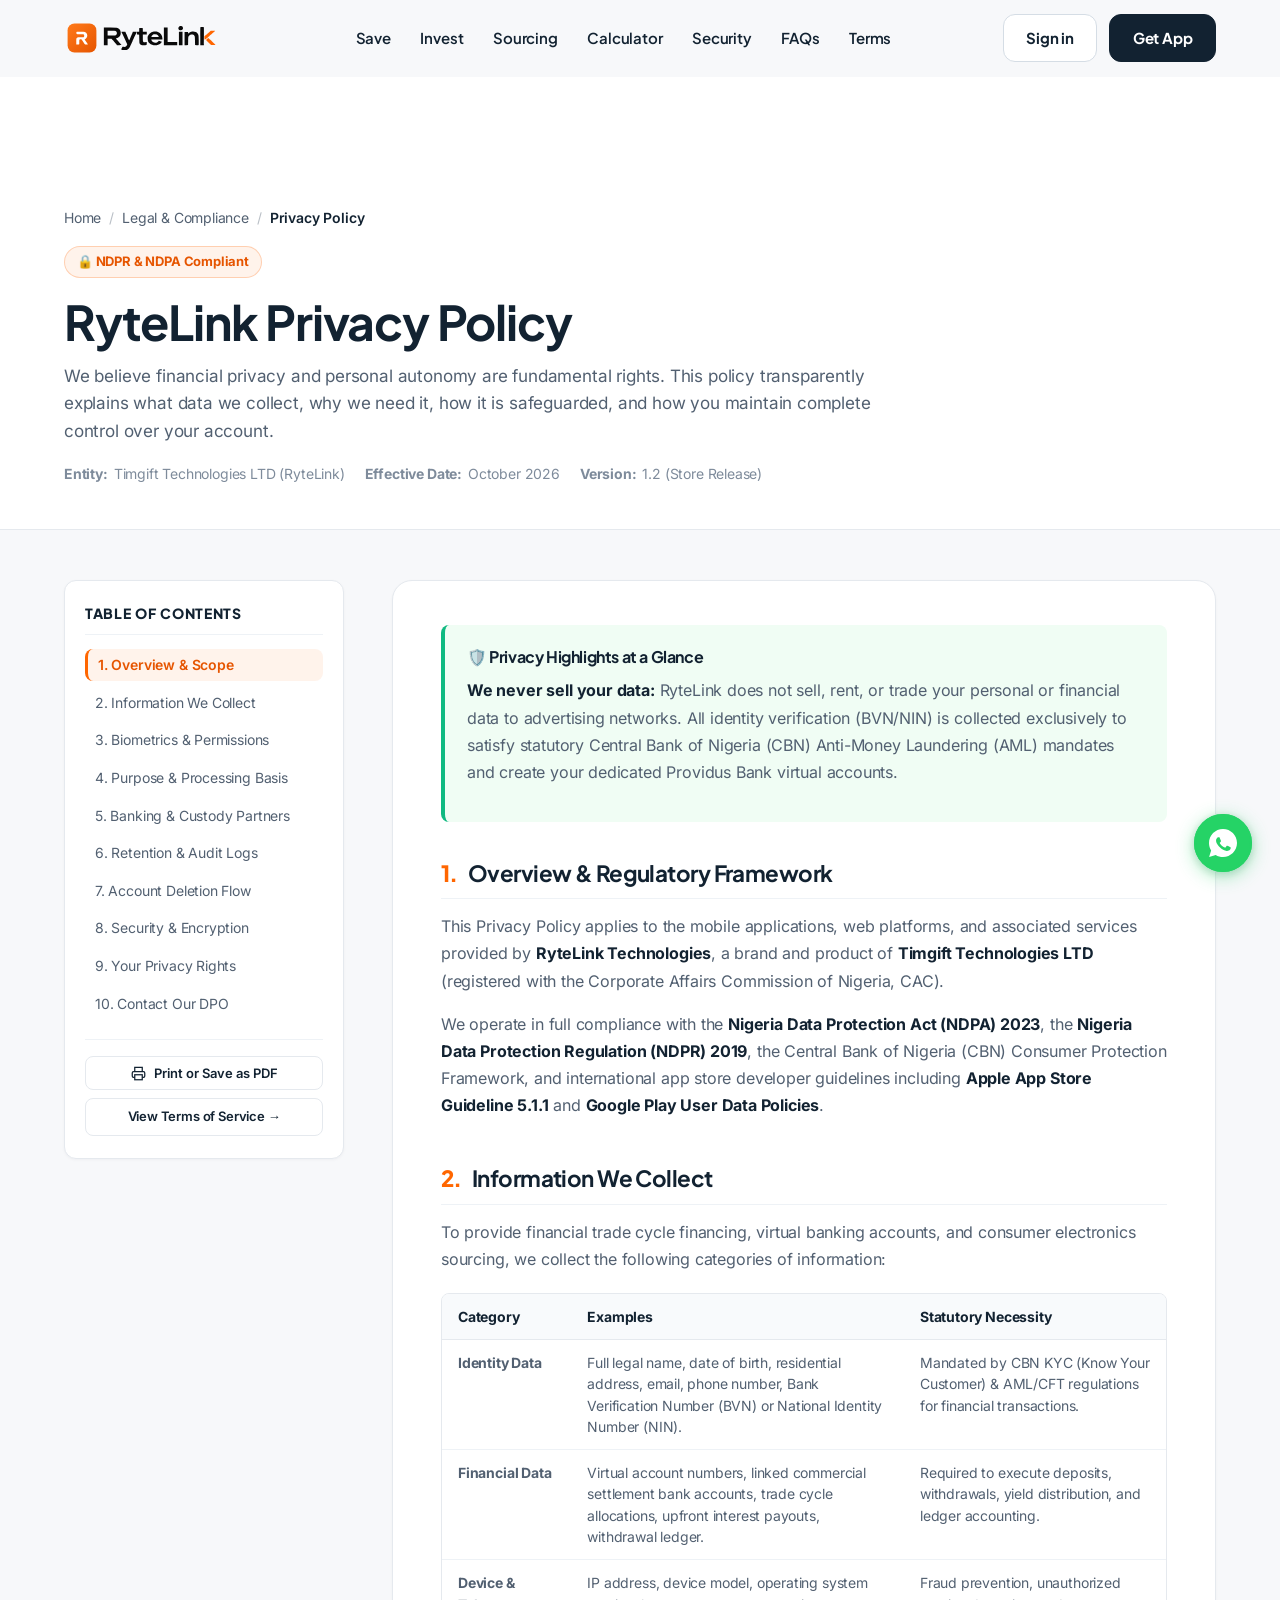
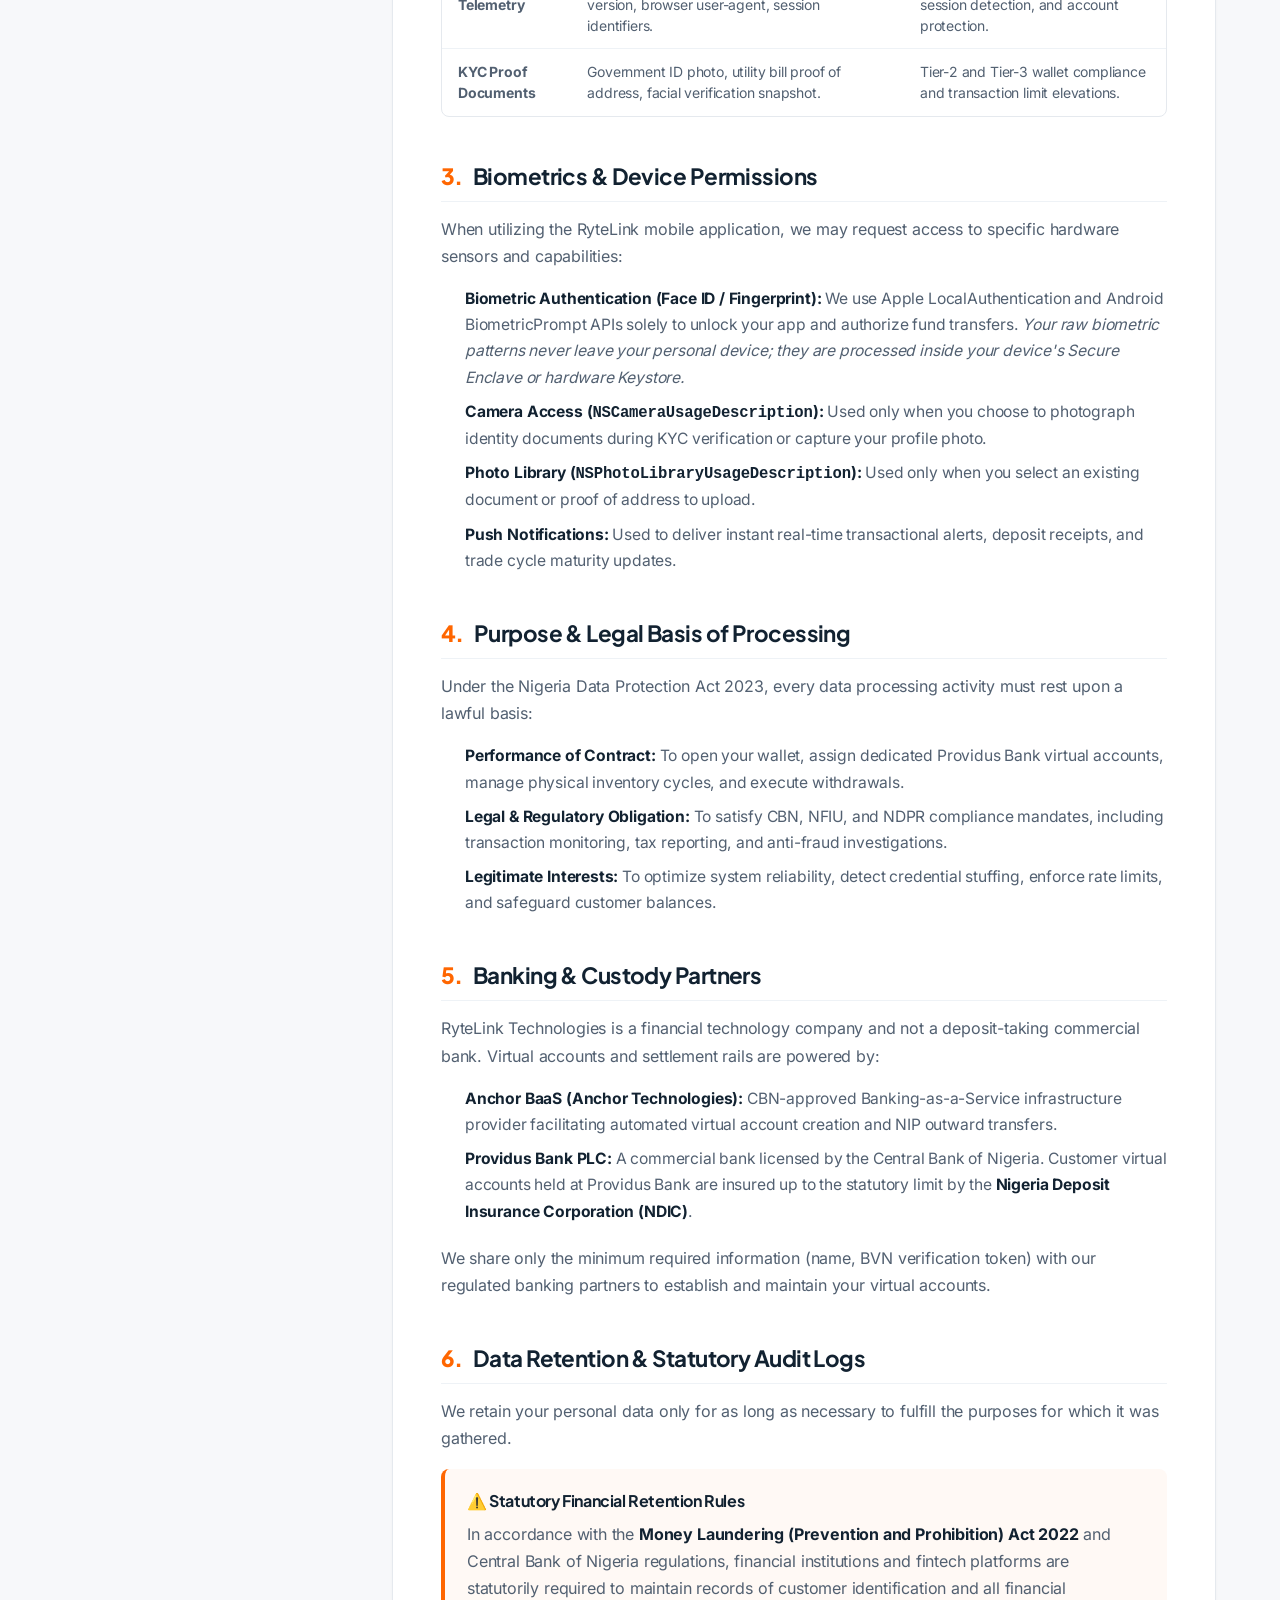
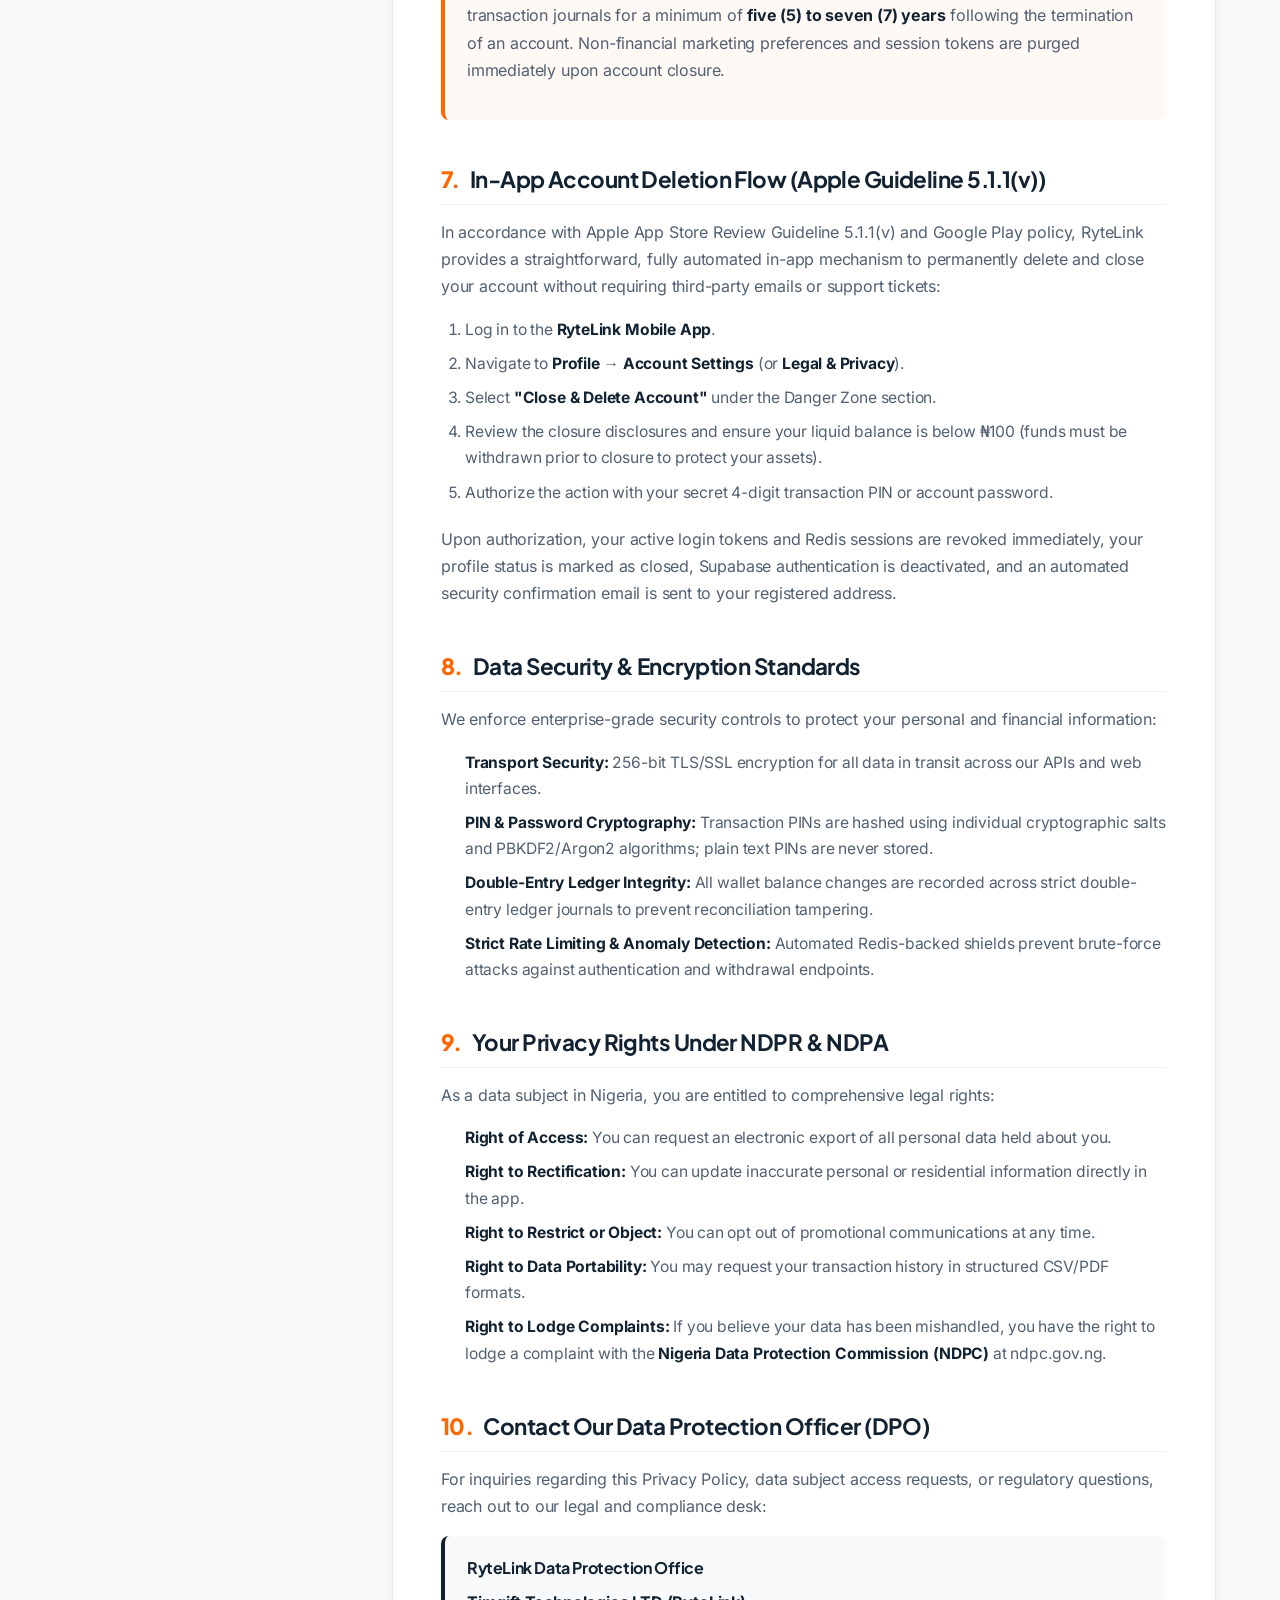
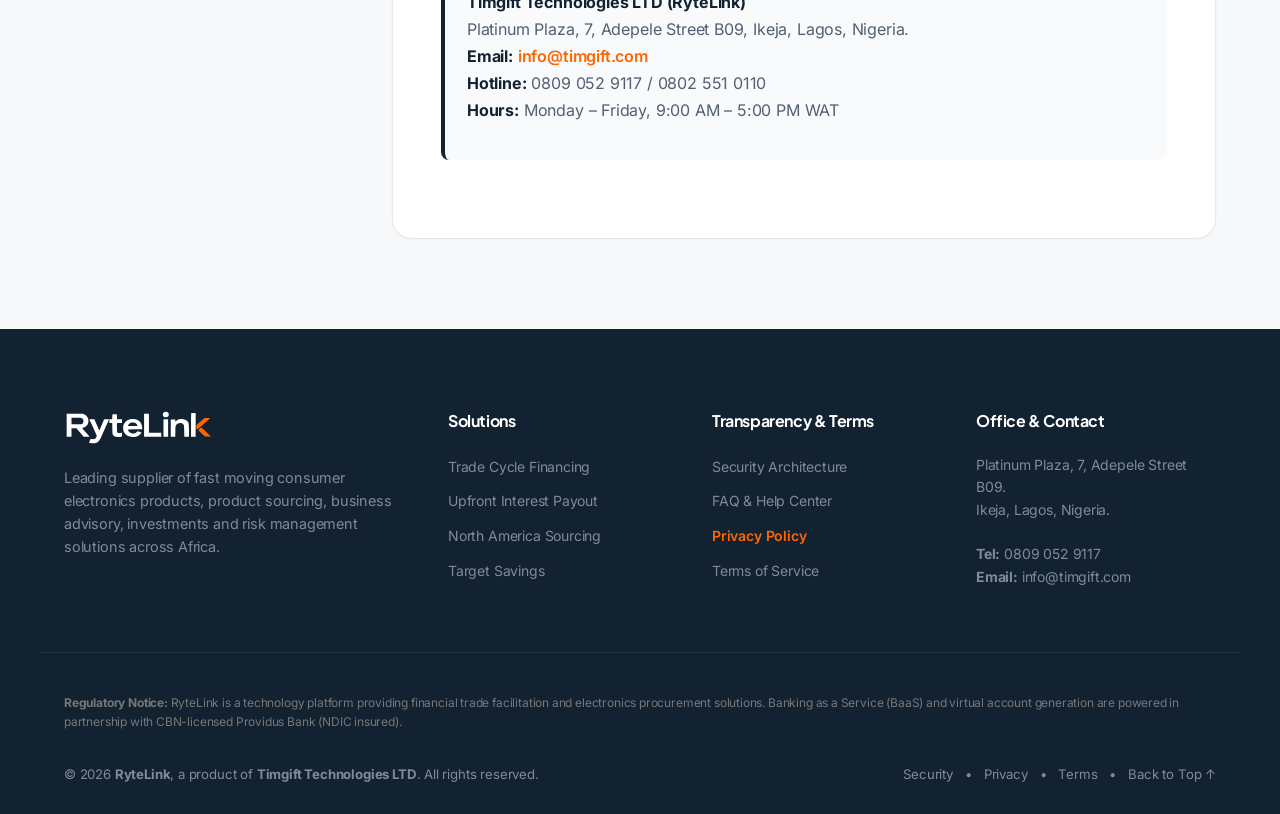
<file: privacy.html>
<!DOCTYPE html>
<html lang="en">
<head>
  <meta charset="UTF-8">
  <meta name="viewport" content="width=device-width, initial-scale=1.0">
  <title>Privacy Policy — RyteLink</title>
  <meta name="description" content="Official RyteLink Privacy Policy. Learn how we safeguard your personal data, ensure NDPR & NDPA compliance, and protect your identity across trade cycles and banking services.">
  <meta name="robots" content="index, follow">
  <link rel="canonical" href="https://rytelink.com/privacy">

  <!-- Open Graph -->
  <meta property="og:type" content="article">
  <meta property="og:url" content="https://rytelink.com/privacy">
  <meta property="og:title" content="Privacy Policy — RyteLink">
  <meta property="og:description" content="Discover how RyteLink collects, uses, and protects your information in compliance with the Nigeria Data Protection Act and international privacy standards.">
  <meta property="og:image" content="https://rytelink.com/assets/logo_combo_light.svg">

  <link rel="preload" href="/assets/fonts/PlusJakartaSans-normal.woff2" as="font" type="font/woff2" crossorigin>
  <link rel="stylesheet" href="/assets/fonts/fonts.css">
  <link rel="icon" type="image/svg+xml" href="/assets/r_badge_squircle.svg">
  <link rel="stylesheet" href="/css/style.css">
</head>
<body>

  <!-- Navigation Header -->
  <header class="site-header" id="header">
    <div class="container nav-container">
      <a href="/" class="brand-logo" aria-label="RyteLink Homepage">
        <img src="/assets/logo_combo_light.svg" alt="RyteLink Logo" class="logo-img logo-full" width="165" height="34">
        <img src="/assets/r_badge_squircle.svg" alt="RyteLink Icon" class="logo-img logo-icon" width="34" height="34">
      </a>

      <nav class="main-nav" id="mainNav" aria-label="Primary Navigation">
        <ul class="nav-links">
          <li><a href="/#savings" class="nav-link">Save</a></li>
          <li><a href="/#invest" class="nav-link">Invest</a></li>
          <li><a href="/#commerce" class="nav-link">Sourcing</a></li>
          <li><a href="/#calculator" class="nav-link">Calculator</a></li>
          <li><a href="/#security" class="nav-link">Security</a></li>
          <li><a href="/#faq" class="nav-link">FAQs</a></li>
          <li><a href="/terms" class="nav-link">Terms</a></li>
        </ul>
      </nav>

      <div class="nav-actions">
        <a href="/#app-download" class="btn btn-outline nav-btn-signin">Sign in</a>
        <a href="/#app-download" class="btn btn-primary nav-btn-signup">
          <span class="btn-text-desktop">Get App</span>
          <span class="btn-text-mobile">Get App</span>
        </a>
        <button class="mobile-toggle" id="mobileToggle" aria-label="Toggle mobile menu" aria-expanded="false">
          <span class="bar"></span>
          <span class="bar"></span>
          <span class="bar"></span>
        </button>
      </div>
    </div>
  </header>

  <!-- Legal Header Banner -->
  <section class="legal-header-section">
    <div class="container">
      <div class="legal-breadcrumb">
        <a href="/">Home</a>
        <span class="separator">/</span>
        <span>Legal &amp; Compliance</span>
        <span class="separator">/</span>
        <span style="color: var(--color-black); font-weight: 600;">Privacy Policy</span>
      </div>

      <div class="legal-header-content">
        <div class="legal-badge">
          <span>🔒 NDPR &amp; NDPA Compliant</span>
        </div>
        <h1 class="legal-title">RyteLink Privacy Policy</h1>
        <p class="legal-subtitle">
          We believe financial privacy and personal autonomy are fundamental rights. This policy transparently explains what data we collect, why we need it, how it is safeguarded, and how you maintain complete control over your account.
        </p>

        <div class="legal-meta-row">
          <div class="legal-meta-item">
            <strong>Entity:</strong> Timgift Technologies LTD (RyteLink)
          </div>
          <div class="legal-meta-item">
            <strong>Effective Date:</strong> October 2026
          </div>
          <div class="legal-meta-item">
            <strong>Version:</strong> 1.2 (Store Release)
          </div>
        </div>
      </div>
    </div>
  </section>

  <!-- Legal Body Content -->
  <section class="legal-body-section">
    <div class="container">
      <div class="legal-grid">

        <!-- Sticky Table of Contents -->
        <aside class="legal-toc-wrapper" aria-label="Table of Contents">
          <h2 class="legal-toc-title">Table of Contents</h2>
          <nav>
            <ul class="legal-toc-list">
              <li><a href="#intro" class="legal-toc-link active">1. Overview &amp; Scope</a></li>
              <li><a href="#data-collected" class="legal-toc-link">2. Information We Collect</a></li>
              <li><a href="#biometrics" class="legal-toc-link">3. Biometrics &amp; Permissions</a></li>
              <li><a href="#legal-basis" class="legal-toc-link">4. Purpose &amp; Processing Basis</a></li>
              <li><a href="#banking-partners" class="legal-toc-link">5. Banking &amp; Custody Partners</a></li>
              <li><a href="#data-retention" class="legal-toc-link">6. Retention &amp; Audit Logs</a></li>
              <li><a href="#account-deletion" class="legal-toc-link">7. Account Deletion Flow</a></li>
              <li><a href="#security-measures" class="legal-toc-link">8. Security &amp; Encryption</a></li>
              <li><a href="#user-rights" class="legal-toc-link">9. Your Privacy Rights</a></li>
              <li><a href="#contact-dpo" class="legal-toc-link">10. Contact Our DPO</a></li>
            </ul>
          </nav>

          <div class="legal-toc-actions">
            <button class="btn-print-doc" onclick="window.print()">
              <svg width="15" height="15" viewBox="0 0 24 24" fill="none" stroke="currentColor" stroke-width="2"><path d="M6 9V2h12v7M6 18H4a2 2 0 01-2-2v-5a2 2 0 012-2h16a2 2 0 012 2v5a2 2 0 01-2 2h-2"/><rect x="6" y="14" width="12" height="8"/></svg>
              <span>Print or Save as PDF</span>
            </button>
            <a href="/terms" class="btn-print-doc" style="text-align: center;">
              <span>View Terms of Service &rarr;</span>
            </a>
          </div>
        </aside>

        <!-- Main Document Content -->
        <main class="legal-content">

          <!-- Executive Summary Callout -->
          <div class="legal-callout-box highlight-green">
            <h4>🛡️ Privacy Highlights at a Glance</h4>
            <p>
              <strong>We never sell your data:</strong> RyteLink does not sell, rent, or trade your personal or financial data to advertising networks. All identity verification (BVN/NIN) is collected exclusively to satisfy statutory Central Bank of Nigeria (CBN) Anti-Money Laundering (AML) mandates and create your dedicated Providus Bank virtual accounts.
            </p>
          </div>

          <!-- Section 1 -->
          <section id="intro" class="legal-section">
            <h2 class="legal-section-heading">
              <span class="legal-section-number">1.</span> Overview &amp; Regulatory Framework
            </h2>
            <p>
              This Privacy Policy applies to the mobile applications, web platforms, and associated services provided by <strong>RyteLink Technologies</strong>, a brand and product of <strong>Timgift Technologies LTD</strong> (registered with the Corporate Affairs Commission of Nigeria, CAC).
            </p>
            <p>
              We operate in full compliance with the <strong>Nigeria Data Protection Act (NDPA) 2023</strong>, the <strong>Nigeria Data Protection Regulation (NDPR) 2019</strong>, the Central Bank of Nigeria (CBN) Consumer Protection Framework, and international app store developer guidelines including <strong>Apple App Store Guideline 5.1.1</strong> and <strong>Google Play User Data Policies</strong>.
            </p>
          </section>

          <!-- Section 2 -->
          <section id="data-collected" class="legal-section">
            <h2 class="legal-section-heading">
              <span class="legal-section-number">2.</span> Information We Collect
            </h2>
            <p>To provide financial trade cycle financing, virtual banking accounts, and consumer electronics sourcing, we collect the following categories of information:</p>

            <div class="legal-table-responsive">
              <table class="legal-table">
                <thead>
                  <tr>
                    <th>Category</th>
                    <th>Examples</th>
                    <th>Statutory Necessity</th>
                  </tr>
                </thead>
                <tbody>
                  <tr>
                    <td><strong>Identity Data</strong></td>
                    <td>Full legal name, date of birth, residential address, email, phone number, Bank Verification Number (BVN) or National Identity Number (NIN).</td>
                    <td>Mandated by CBN KYC (Know Your Customer) &amp; AML/CFT regulations for financial transactions.</td>
                  </tr>
                  <tr>
                    <td><strong>Financial Data</strong></td>
                    <td>Virtual account numbers, linked commercial settlement bank accounts, trade cycle allocations, upfront interest payouts, withdrawal ledger.</td>
                    <td>Required to execute deposits, withdrawals, yield distribution, and ledger accounting.</td>
                  </tr>
                  <tr>
                    <td><strong>Device &amp; Telemetry</strong></td>
                    <td>IP address, device model, operating system version, browser user-agent, session identifiers.</td>
                    <td>Fraud prevention, unauthorized session detection, and account protection.</td>
                  </tr>
                  <tr>
                    <td><strong>KYC Proof Documents</strong></td>
                    <td>Government ID photo, utility bill proof of address, facial verification snapshot.</td>
                    <td>Tier-2 and Tier-3 wallet compliance and transaction limit elevations.</td>
                  </tr>
                </tbody>
              </table>
            </div>
          </section>

          <!-- Section 3 -->
          <section id="biometrics" class="legal-section">
            <h2 class="legal-section-heading">
              <span class="legal-section-number">3.</span> Biometrics &amp; Device Permissions
            </h2>
            <p>
              When utilizing the RyteLink mobile application, we may request access to specific hardware sensors and capabilities:
            </p>
            <ul>
              <li>
                <strong>Biometric Authentication (Face ID / Fingerprint):</strong> We use Apple LocalAuthentication and Android BiometricPrompt APIs solely to unlock your app and authorize fund transfers. <em>Your raw biometric patterns never leave your personal device; they are processed inside your device's Secure Enclave or hardware Keystore.</em>
              </li>
              <li>
                <strong>Camera Access (<code>NSCameraUsageDescription</code>):</strong> Used only when you choose to photograph identity documents during KYC verification or capture your profile photo.
              </li>
              <li>
                <strong>Photo Library (<code>NSPhotoLibraryUsageDescription</code>):</strong> Used only when you select an existing document or proof of address to upload.
              </li>
              <li>
                <strong>Push Notifications:</strong> Used to deliver instant real-time transactional alerts, deposit receipts, and trade cycle maturity updates.
              </li>
            </ul>
          </section>

          <!-- Section 4 -->
          <section id="legal-basis" class="legal-section">
            <h2 class="legal-section-heading">
              <span class="legal-section-number">4.</span> Purpose &amp; Legal Basis of Processing
            </h2>
            <p>Under the Nigeria Data Protection Act 2023, every data processing activity must rest upon a lawful basis:</p>
            <ul>
              <li><strong>Performance of Contract:</strong> To open your wallet, assign dedicated Providus Bank virtual accounts, manage physical inventory cycles, and execute withdrawals.</li>
              <li><strong>Legal &amp; Regulatory Obligation:</strong> To satisfy CBN, NFIU, and NDPR compliance mandates, including transaction monitoring, tax reporting, and anti-fraud investigations.</li>
              <li><strong>Legitimate Interests:</strong> To optimize system reliability, detect credential stuffing, enforce rate limits, and safeguard customer balances.</li>
            </ul>
          </section>

          <!-- Section 5 -->
          <section id="banking-partners" class="legal-section">
            <h2 class="legal-section-heading">
              <span class="legal-section-number">5.</span> Banking &amp; Custody Partners
            </h2>
            <p>
              RyteLink Technologies is a financial technology company and not a deposit-taking commercial bank. Virtual accounts and settlement rails are powered by:
            </p>
            <ul>
              <li>
                <strong>Anchor BaaS (Anchor Technologies):</strong> CBN-approved Banking-as-a-Service infrastructure provider facilitating automated virtual account creation and NIP outward transfers.
              </li>
              <li>
                <strong>Providus Bank PLC:</strong> A commercial bank licensed by the Central Bank of Nigeria. Customer virtual accounts held at Providus Bank are insured up to the statutory limit by the <strong>Nigeria Deposit Insurance Corporation (NDIC)</strong>.
              </li>
            </ul>
            <p>
              We share only the minimum required information (name, BVN verification token) with our regulated banking partners to establish and maintain your virtual accounts.
            </p>
          </section>

          <!-- Section 6 -->
          <section id="data-retention" class="legal-section">
            <h2 class="legal-section-heading">
              <span class="legal-section-number">6.</span> Data Retention &amp; Statutory Audit Logs
            </h2>
            <p>
              We retain your personal data only for as long as necessary to fulfill the purposes for which it was gathered.
            </p>
            <div class="legal-callout-box highlight-orange">
              <h4>⚠️ Statutory Financial Retention Rules</h4>
              <p>
                In accordance with the <strong>Money Laundering (Prevention and Prohibition) Act 2022</strong> and Central Bank of Nigeria regulations, financial institutions and fintech platforms are statutorily required to maintain records of customer identification and all financial transaction journals for a minimum of <strong>five (5) to seven (7) years</strong> following the termination of an account. Non-financial marketing preferences and session tokens are purged immediately upon account closure.
              </p>
            </div>
          </section>

          <!-- Section 7 -->
          <section id="account-deletion" class="legal-section">
            <h2 class="legal-section-heading">
              <span class="legal-section-number">7.</span> In-App Account Deletion Flow (Apple Guideline 5.1.1(v))
            </h2>
            <p>
              In accordance with Apple App Store Review Guideline 5.1.1(v) and Google Play policy, RyteLink provides a straightforward, fully automated in-app mechanism to permanently delete and close your account without requiring third-party emails or support tickets:
            </p>
            <ol>
              <li>Log in to the <strong>RyteLink Mobile App</strong>.</li>
              <li>Navigate to <strong>Profile</strong> &rarr; <strong>Account Settings</strong> (or <strong>Legal &amp; Privacy</strong>).</li>
              <li>Select <strong>"Close &amp; Delete Account"</strong> under the Danger Zone section.</li>
              <li>Review the closure disclosures and ensure your liquid balance is below ₦100 (funds must be withdrawn prior to closure to protect your assets).</li>
              <li>Authorize the action with your secret 4-digit transaction PIN or account password.</li>
            </ol>
            <p>
              Upon authorization, your active login tokens and Redis sessions are revoked immediately, your profile status is marked as closed, Supabase authentication is deactivated, and an automated security confirmation email is sent to your registered address.
            </p>
          </section>

          <!-- Section 8 -->
          <section id="security-measures" class="legal-section">
            <h2 class="legal-section-heading">
              <span class="legal-section-number">8.</span> Data Security &amp; Encryption Standards
            </h2>
            <p>
              We enforce enterprise-grade security controls to protect your personal and financial information:
            </p>
            <ul>
              <li><strong>Transport Security:</strong> 256-bit TLS/SSL encryption for all data in transit across our APIs and web interfaces.</li>
              <li><strong>PIN &amp; Password Cryptography:</strong> Transaction PINs are hashed using individual cryptographic salts and PBKDF2/Argon2 algorithms; plain text PINs are never stored.</li>
              <li><strong>Double-Entry Ledger Integrity:</strong> All wallet balance changes are recorded across strict double-entry ledger journals to prevent reconciliation tampering.</li>
              <li><strong>Strict Rate Limiting &amp; Anomaly Detection:</strong> Automated Redis-backed shields prevent brute-force attacks against authentication and withdrawal endpoints.</li>
            </ul>
          </section>

          <!-- Section 9 -->
          <section id="user-rights" class="legal-section">
            <h2 class="legal-section-heading">
              <span class="legal-section-number">9.</span> Your Privacy Rights Under NDPR &amp; NDPA
            </h2>
            <p>As a data subject in Nigeria, you are entitled to comprehensive legal rights:</p>
            <ul>
              <li><strong>Right of Access:</strong> You can request an electronic export of all personal data held about you.</li>
              <li><strong>Right to Rectification:</strong> You can update inaccurate personal or residential information directly in the app.</li>
              <li><strong>Right to Restrict or Object:</strong> You can opt out of promotional communications at any time.</li>
              <li><strong>Right to Data Portability:</strong> You may request your transaction history in structured CSV/PDF formats.</li>
              <li><strong>Right to Lodge Complaints:</strong> If you believe your data has been mishandled, you have the right to lodge a complaint with the <strong>Nigeria Data Protection Commission (NDPC)</strong> at <a href="https://ndpc.gov.ng" target="_blank" rel="noopener">ndpc.gov.ng</a>.</li>
            </ul>
          </section>

          <!-- Section 10 -->
          <section id="contact-dpo" class="legal-section">
            <h2 class="legal-section-heading">
              <span class="legal-section-number">10.</span> Contact Our Data Protection Officer (DPO)
            </h2>
            <p>
              For inquiries regarding this Privacy Policy, data subject access requests, or regulatory questions, reach out to our legal and compliance desk:
            </p>
            <div class="legal-callout-box">
              <h4>RyteLink Data Protection Office</h4>
              <p>
                <strong>Timgift Technologies LTD (RyteLink)</strong><br>
                Platinum Plaza, 7, Adepele Street B09, Ikeja, Lagos, Nigeria.<br>
                <strong>Email:</strong> <a href="mailto:info@timgift.com" style="color: var(--color-accent); font-weight: 600;">info@timgift.com</a><br>
                <strong>Hotline:</strong> 0809 052 9117 / 0802 551 0110<br>
                <strong>Hours:</strong> Monday – Friday, 9:00 AM – 5:00 PM WAT
              </p>
            </div>
          </section>

        </main>
      </div>
    </div>
  </section>

  <!-- Site Footer -->
  <footer class="site-footer">
    <div class="container footer-top">
      <div class="footer-col brand-col">
        <img src="/assets/logo_wordmark_dark.svg" alt="RyteLink" class="footer-logo" width="150">
        <p class="footer-tagline">
          Leading supplier of fast moving consumer electronics products, product sourcing, business advisory, investments and risk management solutions across Africa.
        </p>
      </div>

      <div class="footer-col">
        <h4 class="footer-heading">Solutions</h4>
        <ul class="footer-links">
          <li><a href="/#invest">Trade Cycle Financing</a></li>
          <li><a href="/#invest">Upfront Interest Payout</a></li>
          <li><a href="/#commerce">North America Sourcing</a></li>
          <li><a href="/#savings">Target Savings</a></li>
        </ul>
      </div>

      <div class="footer-col">
        <h4 class="footer-heading">Transparency &amp; Terms</h4>
        <ul class="footer-links">
          <li><a href="/#security">Security Architecture</a></li>
          <li><a href="/#faq">FAQ &amp; Help Center</a></li>
          <li><a href="/privacy" style="color: var(--color-accent); font-weight: 600;">Privacy Policy</a></li>
          <li><a href="/terms">Terms of Service</a></li>
        </ul>
      </div>

      <div class="footer-col">
        <h4 class="footer-heading">Office &amp; Contact</h4>
        <p class="footer-address">
          Platinum Plaza, 7, Adepele Street B09.<br>
          Ikeja, Lagos, Nigeria.<br><br>
          <strong>Tel:</strong> 0809 052 9117<br>
          <strong>Email:</strong> info@timgift.com
        </p>
      </div>
    </div>

    <div class="container footer-bottom">
      <div class="disclaimer-text">
        <p>
          <strong>Regulatory Notice:</strong> RyteLink is a technology platform providing financial trade facilitation and electronics procurement solutions. Banking as a Service (BaaS) and virtual account generation are powered in partnership with CBN-licensed Providus Bank (NDIC insured).
        </p>
      </div>

      <div class="footer-copyright-row">
        <p class="copyright-text">
          &copy; <span id="currentYear">2026</span> <strong>RyteLink</strong>, a product of <strong>Timgift Technologies LTD</strong>. All rights reserved.
        </p>
        <div class="legal-mini-links">
          <a href="/#security">Security</a>
          <span>•</span>
          <a href="/privacy">Privacy</a>
          <span>•</span>
          <a href="/terms">Terms</a>
          <span>•</span>
          <a href="#header">Back to Top &uarr;</a>
        </div>
      </div>
    </div>
  </footer>

  <!-- Floating WhatsApp Quick Contact (Bottom-Right) -->
  <a
    href="https://wa.me/2348090529117?text=Hello%20RyteLink%2C%20I%20would%20like%20to%20inquire%20about%20trade%20cycle%20financing."
    class="whatsapp-float"
    target="_blank"
    rel="noopener noreferrer"
    aria-label="Chat with RyteLink on WhatsApp"
    id="whatsappFloat"
  >
    <div class="whatsapp-float-pulse"></div>
    <svg class="whatsapp-icon" viewBox="0 0 32 32" fill="none" xmlns="http://www.w3.org/2000/svg">
      <path fill-rule="evenodd" clip-rule="evenodd" d="M16 2C8.268 2 2 8.268 2 16C2 18.73 2.78 21.284 4.134 23.447L2.1 29.9L8.746 27.904C10.835 29.215 13.33 30 16 30C23.732 30 30 23.732 30 16C30 8.268 23.732 2 16 2ZM23.473 22.028C23.16 22.905 21.923 23.633 20.976 23.835C20.33 23.972 19.49 24.08 16.657 22.906C13.033 21.405 10.697 17.72 10.515 17.478C10.338 17.237 9.05 15.526 9.05 13.761C9.05 11.996 9.948 11.134 10.309 10.763C10.608 10.455 11.099 10.315 11.572 10.315C11.724 10.315 11.862 10.322 11.986 10.329C12.35 10.345 12.532 10.367 12.774 10.947C13.076 11.674 13.812 13.479 13.9 13.661C13.992 13.844 14.083 14.088 13.96 14.331C13.84 14.575 13.734 14.694 13.551 14.908C13.369 15.122 13.201 15.282 13.018 15.51C12.85 15.707 12.66 15.92 12.868 16.277C13.076 16.634 13.793 17.804 14.851 18.747C16.216 19.963 17.324 20.351 17.72 20.516C18.016 20.639 18.369 20.612 18.587 20.378C18.865 20.079 19.208 19.585 19.559 19.091C19.81 18.739 20.126 18.694 20.461 18.817C20.803 18.939 22.615 19.832 22.986 20.016C23.357 20.201 23.605 20.292 23.696 20.444C23.787 20.596 23.787 21.152 23.473 22.028Z" fill="#FFFFFF"/>
    </svg>
    <span class="whatsapp-float-tooltip">Chat with us</span>
  </a>

  <script src="/js/main.js"></script>
</body>
</html>
</file>
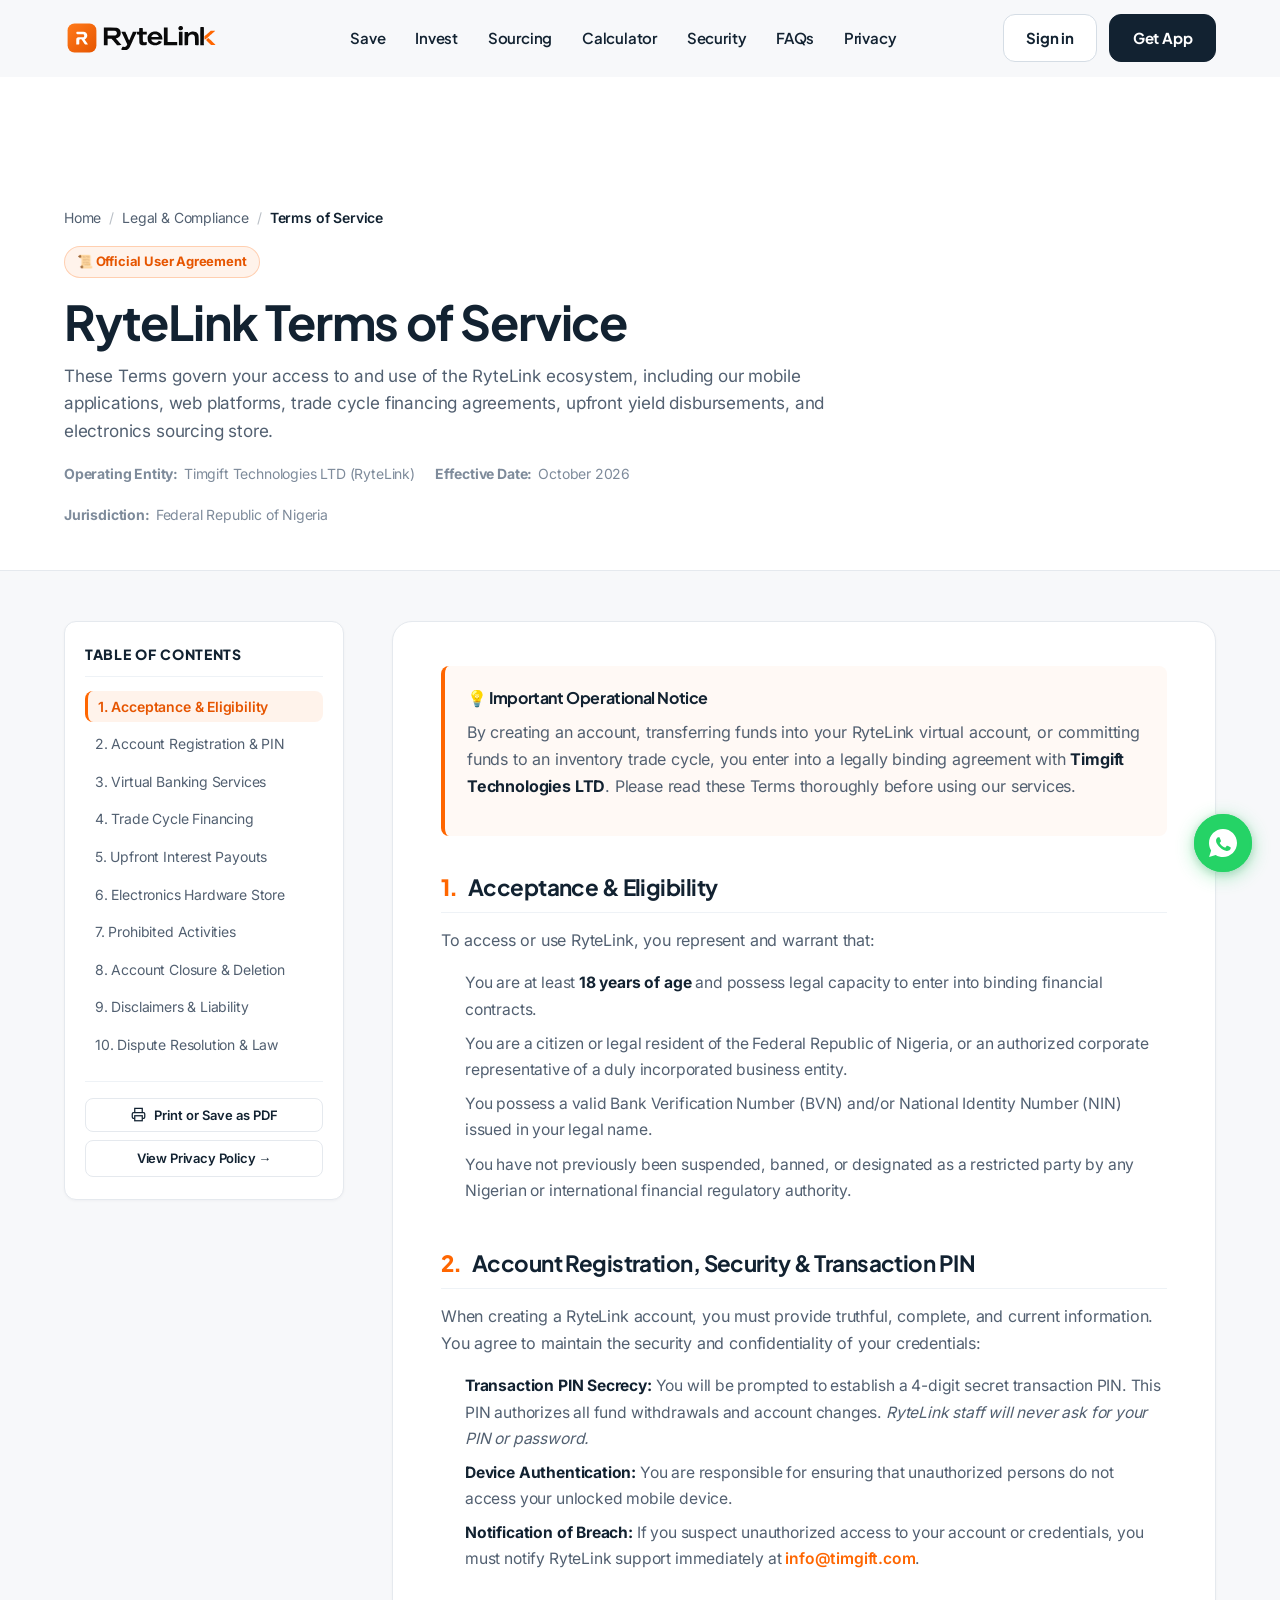
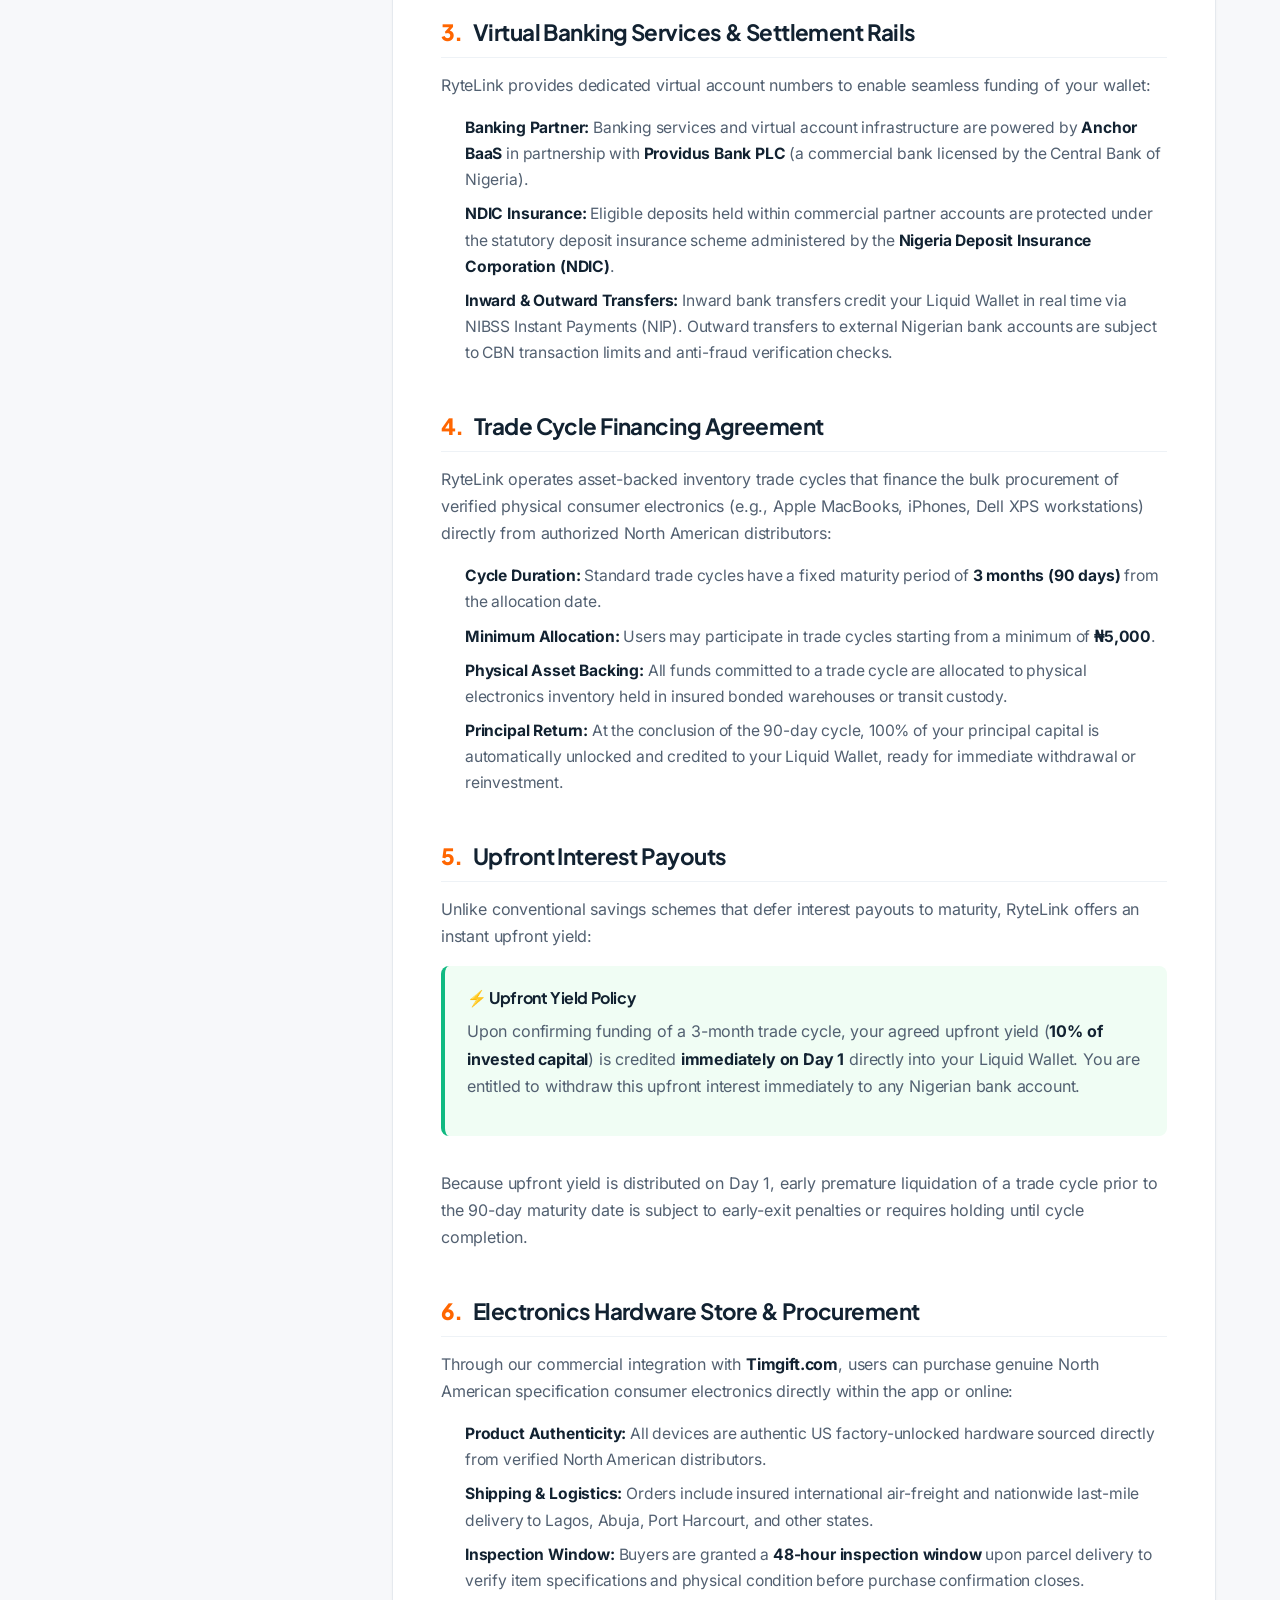
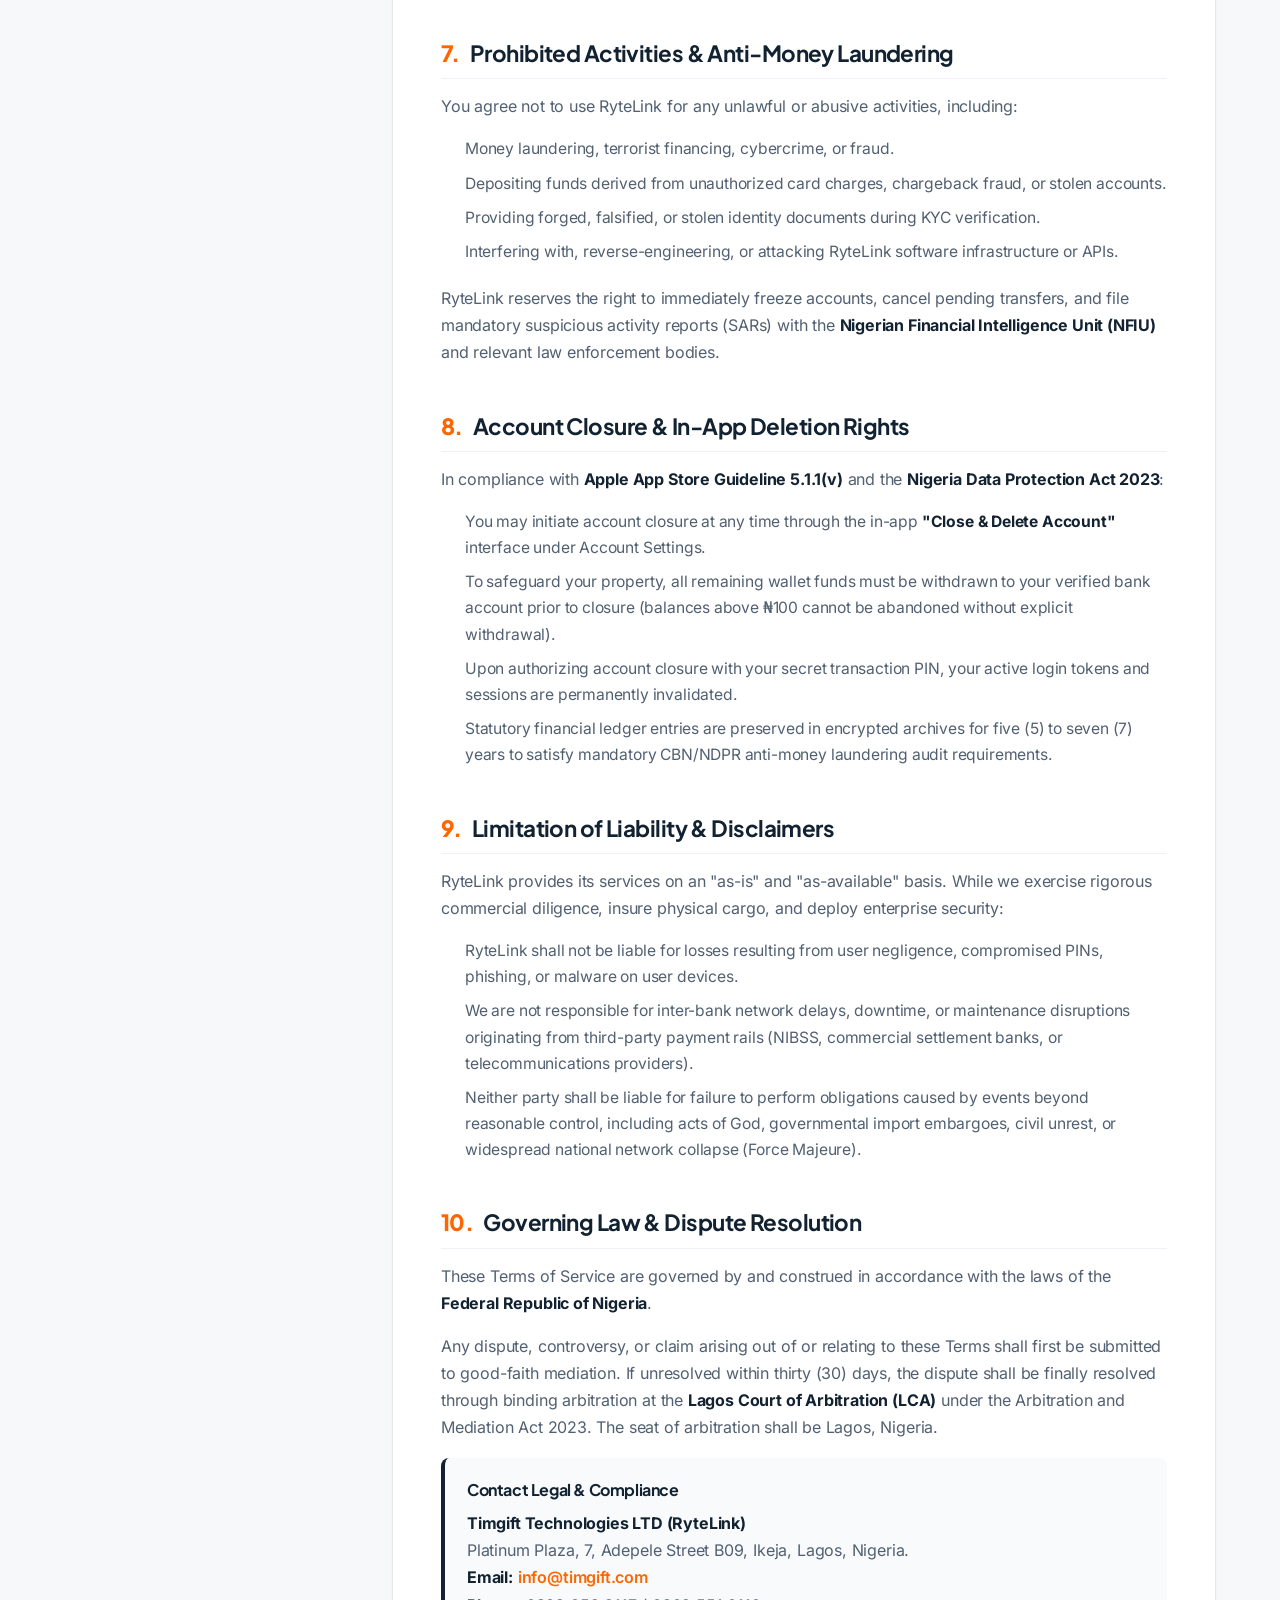
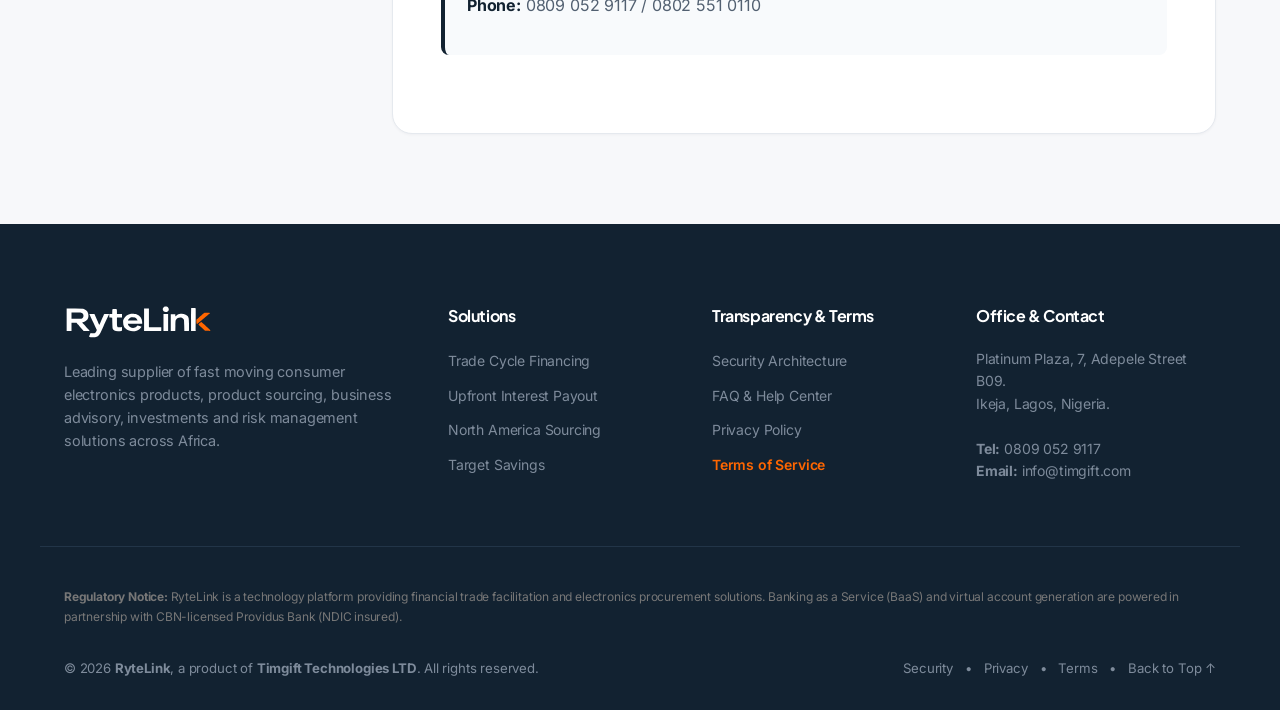
<file: terms.html>
<!DOCTYPE html>
<html lang="en">
<head>
  <meta charset="UTF-8">
  <meta name="viewport" content="width=device-width, initial-scale=1.0">
  <title>Terms of Service — RyteLink</title>
  <meta name="description" content="Official RyteLink Terms of Service. Review user rights, trade cycle financing rules, upfront interest terms, Providus Bank virtual accounts, and electronics sourcing policies.">
  <meta name="robots" content="index, follow">
  <link rel="canonical" href="https://rytelink.com/terms">

  <!-- Open Graph -->
  <meta property="og:type" content="article">
  <meta property="og:url" content="https://rytelink.com/terms">
  <meta property="og:title" content="Terms of Service — RyteLink">
  <meta property="og:description" content="Review the contractual agreements and guidelines governing RyteLink trade cycle financing, upfront interest, and consumer electronics sourcing.">
  <meta property="og:image" content="https://rytelink.com/assets/logo_combo_light.svg">

  <link rel="preload" href="/assets/fonts/PlusJakartaSans-normal.woff2" as="font" type="font/woff2" crossorigin>
  <link rel="stylesheet" href="/assets/fonts/fonts.css">
  <link rel="icon" type="image/svg+xml" href="/assets/r_badge_squircle.svg">
  <link rel="stylesheet" href="/css/style.css">
</head>
<body>

  <!-- Navigation Header -->
  <header class="site-header" id="header">
    <div class="container nav-container">
      <a href="/" class="brand-logo" aria-label="RyteLink Homepage">
        <img src="/assets/logo_combo_light.svg" alt="RyteLink Logo" class="logo-img logo-full" width="165" height="34">
        <img src="/assets/r_badge_squircle.svg" alt="RyteLink Icon" class="logo-img logo-icon" width="34" height="34">
      </a>

      <nav class="main-nav" id="mainNav" aria-label="Primary Navigation">
        <ul class="nav-links">
          <li><a href="/#savings" class="nav-link">Save</a></li>
          <li><a href="/#invest" class="nav-link">Invest</a></li>
          <li><a href="/#commerce" class="nav-link">Sourcing</a></li>
          <li><a href="/#calculator" class="nav-link">Calculator</a></li>
          <li><a href="/#security" class="nav-link">Security</a></li>
          <li><a href="/#faq" class="nav-link">FAQs</a></li>
          <li><a href="/privacy" class="nav-link">Privacy</a></li>
        </ul>
      </nav>

      <div class="nav-actions">
        <a href="/#app-download" class="btn btn-outline nav-btn-signin">Sign in</a>
        <a href="/#app-download" class="btn btn-primary nav-btn-signup">
          <span class="btn-text-desktop">Get App</span>
          <span class="btn-text-mobile">Get App</span>
        </a>
        <button class="mobile-toggle" id="mobileToggle" aria-label="Toggle mobile menu" aria-expanded="false">
          <span class="bar"></span>
          <span class="bar"></span>
          <span class="bar"></span>
        </button>
      </div>
    </div>
  </header>

  <!-- Legal Header Banner -->
  <section class="legal-header-section">
    <div class="container">
      <div class="legal-breadcrumb">
        <a href="/">Home</a>
        <span class="separator">/</span>
        <span>Legal &amp; Compliance</span>
        <span class="separator">/</span>
        <span style="color: var(--color-black); font-weight: 600;">Terms of Service</span>
      </div>

      <div class="legal-header-content">
        <div class="legal-badge">
          <span>📜 Official User Agreement</span>
        </div>
        <h1 class="legal-title">RyteLink Terms of Service</h1>
        <p class="legal-subtitle">
          These Terms govern your access to and use of the RyteLink ecosystem, including our mobile applications, web platforms, trade cycle financing agreements, upfront yield disbursements, and electronics sourcing store.
        </p>

        <div class="legal-meta-row">
          <div class="legal-meta-item">
            <strong>Operating Entity:</strong> Timgift Technologies LTD (RyteLink)
          </div>
          <div class="legal-meta-item">
            <strong>Effective Date:</strong> October 2026
          </div>
          <div class="legal-meta-item">
            <strong>Jurisdiction:</strong> Federal Republic of Nigeria
          </div>
        </div>
      </div>
    </div>
  </section>

  <!-- Legal Body Content -->
  <section class="legal-body-section">
    <div class="container">
      <div class="legal-grid">

        <!-- Sticky Table of Contents -->
        <aside class="legal-toc-wrapper" aria-label="Table of Contents">
          <h2 class="legal-toc-title">Table of Contents</h2>
          <nav>
            <ul class="legal-toc-list">
              <li><a href="#acceptance" class="legal-toc-link active">1. Acceptance &amp; Eligibility</a></li>
              <li><a href="#user-account" class="legal-toc-link">2. Account Registration &amp; PIN</a></li>
              <li><a href="#banking-rails" class="legal-toc-link">3. Virtual Banking Services</a></li>
              <li><a href="#trade-cycles" class="legal-toc-link">4. Trade Cycle Financing</a></li>
              <li><a href="#upfront-interest" class="legal-toc-link">5. Upfront Interest Payouts</a></li>
              <li><a href="#electronics-sourcing" class="legal-toc-link">6. Electronics Hardware Store</a></li>
              <li><a href="#prohibited-acts" class="legal-toc-link">7. Prohibited Activities</a></li>
              <li><a href="#account-closure" class="legal-toc-link">8. Account Closure &amp; Deletion</a></li>
              <li><a href="#disclaimers" class="legal-toc-link">9. Disclaimers &amp; Liability</a></li>
              <li><a href="#governing-law" class="legal-toc-link">10. Dispute Resolution &amp; Law</a></li>
            </ul>
          </nav>

          <div class="legal-toc-actions">
            <button class="btn-print-doc" onclick="window.print()">
              <svg width="15" height="15" viewBox="0 0 24 24" fill="none" stroke="currentColor" stroke-width="2"><path d="M6 9V2h12v7M6 18H4a2 2 0 01-2-2v-5a2 2 0 012-2h16a2 2 0 012 2v5a2 2 0 01-2 2h-2"/><rect x="6" y="14" width="12" height="8"/></svg>
              <span>Print or Save as PDF</span>
            </button>
            <a href="/privacy" class="btn-print-doc" style="text-align: center;">
              <span>View Privacy Policy &rarr;</span>
            </a>
          </div>
        </aside>

        <!-- Main Document Content -->
        <main class="legal-content">

          <!-- Executive Summary Callout -->
          <div class="legal-callout-box highlight-orange">
            <h4>💡 Important Operational Notice</h4>
            <p>
              By creating an account, transferring funds into your RyteLink virtual account, or committing funds to an inventory trade cycle, you enter into a legally binding agreement with <strong>Timgift Technologies LTD</strong>. Please read these Terms thoroughly before using our services.
            </p>
          </div>

          <!-- Section 1 -->
          <section id="acceptance" class="legal-section">
            <h2 class="legal-section-heading">
              <span class="legal-section-number">1.</span> Acceptance &amp; Eligibility
            </h2>
            <p>
              To access or use RyteLink, you represent and warrant that:
            </p>
            <ul>
              <li>You are at least <strong>18 years of age</strong> and possess legal capacity to enter into binding financial contracts.</li>
              <li>You are a citizen or legal resident of the Federal Republic of Nigeria, or an authorized corporate representative of a duly incorporated business entity.</li>
              <li>You possess a valid Bank Verification Number (BVN) and/or National Identity Number (NIN) issued in your legal name.</li>
              <li>You have not previously been suspended, banned, or designated as a restricted party by any Nigerian or international financial regulatory authority.</li>
            </ul>
          </section>

          <!-- Section 2 -->
          <section id="user-account" class="legal-section">
            <h2 class="legal-section-heading">
              <span class="legal-section-number">2.</span> Account Registration, Security &amp; Transaction PIN
            </h2>
            <p>
              When creating a RyteLink account, you must provide truthful, complete, and current information. You agree to maintain the security and confidentiality of your credentials:
            </p>
            <ul>
              <li><strong>Transaction PIN Secrecy:</strong> You will be prompted to establish a 4-digit secret transaction PIN. This PIN authorizes all fund withdrawals and account changes. <em>RyteLink staff will never ask for your PIN or password.</em></li>
              <li><strong>Device Authentication:</strong> You are responsible for ensuring that unauthorized persons do not access your unlocked mobile device.</li>
              <li><strong>Notification of Breach:</strong> If you suspect unauthorized access to your account or credentials, you must notify RyteLink support immediately at <a href="mailto:info@timgift.com" style="color: var(--color-accent); font-weight: 600;">info@timgift.com</a>.</li>
            </ul>
          </section>

          <!-- Section 3 -->
          <section id="banking-rails" class="legal-section">
            <h2 class="legal-section-heading">
              <span class="legal-section-number">3.</span> Virtual Banking Services &amp; Settlement Rails
            </h2>
            <p>
              RyteLink provides dedicated virtual account numbers to enable seamless funding of your wallet:
            </p>
            <ul>
              <li><strong>Banking Partner:</strong> Banking services and virtual account infrastructure are powered by <strong>Anchor BaaS</strong> in partnership with <strong>Providus Bank PLC</strong> (a commercial bank licensed by the Central Bank of Nigeria).</li>
              <li><strong>NDIC Insurance:</strong> Eligible deposits held within commercial partner accounts are protected under the statutory deposit insurance scheme administered by the <strong>Nigeria Deposit Insurance Corporation (NDIC)</strong>.</li>
              <li><strong>Inward &amp; Outward Transfers:</strong> Inward bank transfers credit your Liquid Wallet in real time via NIBSS Instant Payments (NIP). Outward transfers to external Nigerian bank accounts are subject to CBN transaction limits and anti-fraud verification checks.</li>
            </ul>
          </section>

          <!-- Section 4 -->
          <section id="trade-cycles" class="legal-section">
            <h2 class="legal-section-heading">
              <span class="legal-section-number">4.</span> Trade Cycle Financing Agreement
            </h2>
            <p>
              RyteLink operates asset-backed inventory trade cycles that finance the bulk procurement of verified physical consumer electronics (e.g., Apple MacBooks, iPhones, Dell XPS workstations) directly from authorized North American distributors:
            </p>
            <ul>
              <li><strong>Cycle Duration:</strong> Standard trade cycles have a fixed maturity period of <strong>3 months (90 days)</strong> from the allocation date.</li>
              <li><strong>Minimum Allocation:</strong> Users may participate in trade cycles starting from a minimum of <strong>₦5,000</strong>.</li>
              <li><strong>Physical Asset Backing:</strong> All funds committed to a trade cycle are allocated to physical electronics inventory held in insured bonded warehouses or transit custody.</li>
              <li><strong>Principal Return:</strong> At the conclusion of the 90-day cycle, 100% of your principal capital is automatically unlocked and credited to your Liquid Wallet, ready for immediate withdrawal or reinvestment.</li>
            </ul>
          </section>

          <!-- Section 5 -->
          <section id="upfront-interest" class="legal-section">
            <h2 class="legal-section-heading">
              <span class="legal-section-number">5.</span> Upfront Interest Payouts
            </h2>
            <p>
              Unlike conventional savings schemes that defer interest payouts to maturity, RyteLink offers an instant upfront yield:
            </p>
            <div class="legal-callout-box highlight-green">
              <h4>⚡ Upfront Yield Policy</h4>
              <p>
                Upon confirming funding of a 3-month trade cycle, your agreed upfront yield (<strong>10% of invested capital</strong>) is credited <strong>immediately on Day 1</strong> directly into your Liquid Wallet. You are entitled to withdraw this upfront interest immediately to any Nigerian bank account.
              </p>
            </div>
            <p>
              Because upfront yield is distributed on Day 1, early premature liquidation of a trade cycle prior to the 90-day maturity date is subject to early-exit penalties or requires holding until cycle completion.
            </p>
          </section>

          <!-- Section 6 -->
          <section id="electronics-sourcing" class="legal-section">
            <h2 class="legal-section-heading">
              <span class="legal-section-number">6.</span> Electronics Hardware Store &amp; Procurement
            </h2>
            <p>
              Through our commercial integration with <strong>Timgift.com</strong>, users can purchase genuine North American specification consumer electronics directly within the app or online:
            </p>
            <ul>
              <li><strong>Product Authenticity:</strong> All devices are authentic US factory-unlocked hardware sourced directly from verified North American distributors.</li>
              <li><strong>Shipping &amp; Logistics:</strong> Orders include insured international air-freight and nationwide last-mile delivery to Lagos, Abuja, Port Harcourt, and other states.</li>
              <li><strong>Inspection Window:</strong> Buyers are granted a <strong>48-hour inspection window</strong> upon parcel delivery to verify item specifications and physical condition before purchase confirmation closes.</li>
            </ul>
          </section>

          <!-- Section 7 -->
          <section id="prohibited-acts" class="legal-section">
            <h2 class="legal-section-heading">
              <span class="legal-section-number">7.</span> Prohibited Activities &amp; Anti-Money Laundering
            </h2>
            <p>You agree not to use RyteLink for any unlawful or abusive activities, including:</p>
            <ul>
              <li>Money laundering, terrorist financing, cybercrime, or fraud.</li>
              <li>Depositing funds derived from unauthorized card charges, chargeback fraud, or stolen accounts.</li>
              <li>Providing forged, falsified, or stolen identity documents during KYC verification.</li>
              <li>Interfering with, reverse-engineering, or attacking RyteLink software infrastructure or APIs.</li>
            </ul>
            <p>
              RyteLink reserves the right to immediately freeze accounts, cancel pending transfers, and file mandatory suspicious activity reports (SARs) with the <strong>Nigerian Financial Intelligence Unit (NFIU)</strong> and relevant law enforcement bodies.
            </p>
          </section>

          <!-- Section 8 -->
          <section id="account-closure" class="legal-section">
            <h2 class="legal-section-heading">
              <span class="legal-section-number">8.</span> Account Closure &amp; In-App Deletion Rights
            </h2>
            <p>
              In compliance with <strong>Apple App Store Guideline 5.1.1(v)</strong> and the <strong>Nigeria Data Protection Act 2023</strong>:
            </p>
            <ul>
              <li>You may initiate account closure at any time through the in-app <strong>"Close &amp; Delete Account"</strong> interface under Account Settings.</li>
              <li>To safeguard your property, all remaining wallet funds must be withdrawn to your verified bank account prior to closure (balances above ₦100 cannot be abandoned without explicit withdrawal).</li>
              <li>Upon authorizing account closure with your secret transaction PIN, your active login tokens and sessions are permanently invalidated.</li>
              <li>Statutory financial ledger entries are preserved in encrypted archives for five (5) to seven (7) years to satisfy mandatory CBN/NDPR anti-money laundering audit requirements.</li>
            </ul>
          </section>

          <!-- Section 9 -->
          <section id="disclaimers" class="legal-section">
            <h2 class="legal-section-heading">
              <span class="legal-section-number">9.</span> Limitation of Liability &amp; Disclaimers
            </h2>
            <p>
              RyteLink provides its services on an "as-is" and "as-available" basis. While we exercise rigorous commercial diligence, insure physical cargo, and deploy enterprise security:
            </p>
            <ul>
              <li>RyteLink shall not be liable for losses resulting from user negligence, compromised PINs, phishing, or malware on user devices.</li>
              <li>We are not responsible for inter-bank network delays, downtime, or maintenance disruptions originating from third-party payment rails (NIBSS, commercial settlement banks, or telecommunications providers).</li>
              <li>Neither party shall be liable for failure to perform obligations caused by events beyond reasonable control, including acts of God, governmental import embargoes, civil unrest, or widespread national network collapse (Force Majeure).</li>
            </ul>
          </section>

          <!-- Section 10 -->
          <section id="governing-law" class="legal-section">
            <h2 class="legal-section-heading">
              <span class="legal-section-number">10.</span> Governing Law &amp; Dispute Resolution
            </h2>
            <p>
              These Terms of Service are governed by and construed in accordance with the laws of the <strong>Federal Republic of Nigeria</strong>.
            </p>
            <p>
              Any dispute, controversy, or claim arising out of or relating to these Terms shall first be submitted to good-faith mediation. If unresolved within thirty (30) days, the dispute shall be finally resolved through binding arbitration at the <strong>Lagos Court of Arbitration (LCA)</strong> under the Arbitration and Mediation Act 2023. The seat of arbitration shall be Lagos, Nigeria.
            </p>
            <div class="legal-callout-box">
              <h4>Contact Legal &amp; Compliance</h4>
              <p>
                <strong>Timgift Technologies LTD (RyteLink)</strong><br>
                Platinum Plaza, 7, Adepele Street B09, Ikeja, Lagos, Nigeria.<br>
                <strong>Email:</strong> <a href="mailto:info@timgift.com" style="color: var(--color-accent); font-weight: 600;">info@timgift.com</a><br>
                <strong>Phone:</strong> 0809 052 9117 / 0802 551 0110
              </p>
            </div>
          </section>

        </main>
      </div>
    </div>
  </section>

  <!-- Site Footer -->
  <footer class="site-footer">
    <div class="container footer-top">
      <div class="footer-col brand-col">
        <img src="/assets/logo_wordmark_dark.svg" alt="RyteLink" class="footer-logo" width="150">
        <p class="footer-tagline">
          Leading supplier of fast moving consumer electronics products, product sourcing, business advisory, investments and risk management solutions across Africa.
        </p>
      </div>

      <div class="footer-col">
        <h4 class="footer-heading">Solutions</h4>
        <ul class="footer-links">
          <li><a href="/#invest">Trade Cycle Financing</a></li>
          <li><a href="/#invest">Upfront Interest Payout</a></li>
          <li><a href="/#commerce">North America Sourcing</a></li>
          <li><a href="/#savings">Target Savings</a></li>
        </ul>
      </div>

      <div class="footer-col">
        <h4 class="footer-heading">Transparency &amp; Terms</h4>
        <ul class="footer-links">
          <li><a href="/#security">Security Architecture</a></li>
          <li><a href="/#faq">FAQ &amp; Help Center</a></li>
          <li><a href="/privacy">Privacy Policy</a></li>
          <li><a href="/terms" style="color: var(--color-accent); font-weight: 600;">Terms of Service</a></li>
        </ul>
      </div>

      <div class="footer-col">
        <h4 class="footer-heading">Office &amp; Contact</h4>
        <p class="footer-address">
          Platinum Plaza, 7, Adepele Street B09.<br>
          Ikeja, Lagos, Nigeria.<br><br>
          <strong>Tel:</strong> 0809 052 9117<br>
          <strong>Email:</strong> info@timgift.com
        </p>
      </div>
    </div>

    <div class="container footer-bottom">
      <div class="disclaimer-text">
        <p>
          <strong>Regulatory Notice:</strong> RyteLink is a technology platform providing financial trade facilitation and electronics procurement solutions. Banking as a Service (BaaS) and virtual account generation are powered in partnership with CBN-licensed Providus Bank (NDIC insured).
        </p>
      </div>

      <div class="footer-copyright-row">
        <p class="copyright-text">
          &copy; <span id="currentYear">2026</span> <strong>RyteLink</strong>, a product of <strong>Timgift Technologies LTD</strong>. All rights reserved.
        </p>
        <div class="legal-mini-links">
          <a href="/#security">Security</a>
          <span>•</span>
          <a href="/privacy">Privacy</a>
          <span>•</span>
          <a href="/terms">Terms</a>
          <span>•</span>
          <a href="#header">Back to Top &uarr;</a>
        </div>
      </div>
    </div>
  </footer>

  <!-- Floating WhatsApp Quick Contact (Bottom-Right) -->
  <a
    href="https://wa.me/2348090529117?text=Hello%20RyteLink%2C%20I%20would%20like%20to%20inquire%20about%20trade%20cycle%20financing."
    class="whatsapp-float"
    target="_blank"
    rel="noopener noreferrer"
    aria-label="Chat with RyteLink on WhatsApp"
    id="whatsappFloat"
  >
    <div class="whatsapp-float-pulse"></div>
    <svg class="whatsapp-icon" viewBox="0 0 32 32" fill="none" xmlns="http://www.w3.org/2000/svg">
      <path fill-rule="evenodd" clip-rule="evenodd" d="M16 2C8.268 2 2 8.268 2 16C2 18.73 2.78 21.284 4.134 23.447L2.1 29.9L8.746 27.904C10.835 29.215 13.33 30 16 30C23.732 30 30 23.732 30 16C30 8.268 23.732 2 16 2ZM23.473 22.028C23.16 22.905 21.923 23.633 20.976 23.835C20.33 23.972 19.49 24.08 16.657 22.906C13.033 21.405 10.697 17.72 10.515 17.478C10.338 17.237 9.05 15.526 9.05 13.761C9.05 11.996 9.948 11.134 10.309 10.763C10.608 10.455 11.099 10.315 11.572 10.315C11.724 10.315 11.862 10.322 11.986 10.329C12.35 10.345 12.532 10.367 12.774 10.947C13.076 11.674 13.812 13.479 13.9 13.661C13.992 13.844 14.083 14.088 13.96 14.331C13.84 14.575 13.734 14.694 13.551 14.908C13.369 15.122 13.201 15.282 13.018 15.51C12.85 15.707 12.66 15.92 12.868 16.277C13.076 16.634 13.793 17.804 14.851 18.747C16.216 19.963 17.324 20.351 17.72 20.516C18.016 20.639 18.369 20.612 18.587 20.378C18.865 20.079 19.208 19.585 19.559 19.091C19.81 18.739 20.126 18.694 20.461 18.817C20.803 18.939 22.615 19.832 22.986 20.016C23.357 20.201 23.605 20.292 23.696 20.444C23.787 20.596 23.787 21.152 23.473 22.028Z" fill="#FFFFFF"/>
    </svg>
    <span class="whatsapp-float-tooltip">Chat with us</span>
  </a>

  <script src="/js/main.js"></script>
</body>
</html>
</file>
<file: assets/fonts/fonts.css>
﻿/* Self-hosted fonts (no third-party requests). Latin subset, variable weight. */
@font-face {
  font-family: 'Inter';
  font-style: normal;
  font-weight: 400 700;
  font-display: swap;
  src: url('Inter-normal.woff2') format('woff2');
  unicode-range: U+0000-00FF, U+0131, U+0152-0153, U+02BB-02BC, U+02C6, U+02DA, U+02DC, U+0304, U+0308, U+0329, U+2000-206F, U+20AC, U+2122, U+2191, U+2193, U+2212, U+2215, U+FEFF, U+FFFD;
}
@font-face {
  font-family: 'Plus Jakarta Sans';
  font-style: normal;
  font-weight: 400 800;
  font-display: swap;
  src: url('PlusJakartaSans-normal.woff2') format('woff2');
  unicode-range: U+0000-00FF, U+0131, U+0152-0153, U+02BB-02BC, U+02C6, U+02DA, U+02DC, U+0304, U+0308, U+0329, U+2000-206F, U+20AC, U+2122, U+2191, U+2193, U+2212, U+2215, U+FEFF, U+FFFD;
}
</file>
<file: css/style.css>
/* ==========================================================================
   RyteLink Design System & Landing Page Stylesheet
   Focus: Two Core Colors (White & Black) with Orange as Tasteful Accents
   Clean, Modern, and High-Trust (Piggyvest Style)
   ========================================================================== */

:root {
  /* Softened Palette: Piggyvest Signature Navy-Slate & Calming Off-White */
  --color-black: #122231;
  --color-dark-surface: #0E1A26;
  --color-dark-card: #182838;
  --color-dark-border: #223548;

  --color-white: #FFFFFF;
  --color-light-surface: #F7F8FA;
  --color-light-card: #FFFFFF;
  --color-border: #E5E9EE;
  --color-border-subtle: #EEF2F6;

  --color-text-main: #122231;
  --color-text-muted: #526071;
  --color-text-light: #7E8B9B;
  --color-text-white: #F8FAFC;

  /* Orange Accent ONLY (Tastefully applied for highlights, sparkles & indicators) */
  --color-accent: #FF6600;
  --color-accent-dark: #E65500;
  --color-accent-soft: rgba(255, 102, 0, 0.08);
  --color-accent-border: rgba(255, 102, 0, 0.25);

  --color-green: #10B981;
  --color-green-soft: rgba(16, 185, 129, 0.1);

  /* Typography */
  --font-heading: 'Plus Jakarta Sans', -apple-system, BlinkMacSystemFont, 'Segoe UI', Roboto, sans-serif;
  --font-body: 'Inter', -apple-system, BlinkMacSystemFont, 'Segoe UI', Roboto, sans-serif;

  /* Layout & Sizing */
  --container-max-width: 1200px;
  --radius-sm: 8px;
  --radius-md: 12px;
  --radius-lg: 20px;
  --radius-xl: 28px;
  --radius-full: 9999px;

  /* Shadows */
  --shadow-sm: 0 1px 3px 0 rgba(18, 34, 49, 0.04);
  --shadow-md: 0 4px 6px -1px rgba(18, 34, 49, 0.06), 0 2px 4px -1px rgba(18, 34, 49, 0.03);
  --shadow-lg: 0 10px 15px -3px rgba(18, 34, 49, 0.07), 0 4px 6px -2px rgba(18, 34, 49, 0.03);
  --shadow-xl: 0 20px 25px -5px rgba(18, 34, 49, 0.08), 0 8px 10px -6px rgba(18, 34, 49, 0.03);

  --transition-fast: 0.15s ease;
  --transition-normal: 0.25s ease;
}

/* CSS Reset & Base */
*, *::before, *::after {
  box-sizing: border-box;
  margin: 0;
  padding: 0;
}

html {
  scroll-behavior: smooth;
  font-size: 16px;
  overflow-x: hidden;
  max-width: 100vw;
}

body {
  font-family: var(--font-body);
  color: var(--color-text-main);
  background-color: var(--color-light-surface);
  line-height: 1.52;
  letter-spacing: -0.011em;
  -webkit-font-smoothing: antialiased;
  -moz-osx-font-smoothing: grayscale;
  text-rendering: optimizeLegibility;
  overflow-x: hidden;
  max-width: 100vw;
  width: 100%;
}

h1, h2, h3, h4, h5, h6 {
  font-family: var(--font-heading);
  letter-spacing: -0.025em;
  font-weight: 700;
}

img, svg {
  display: block;
  max-width: 100%;
}

a {
  text-decoration: none;
  color: inherit;
  transition: all var(--transition-fast);
}

ul {
  list-style: none;
}

button, input, select, textarea {
  font-family: inherit;
  font-size: inherit;
}

/* Container */
.container {
  width: 100%;
  max-width: var(--container-max-width);
  margin-left: auto;
  margin-right: auto;
  padding-left: 1.5rem;
  padding-right: 1.5rem;
}

/* Sticky Header (Piggyvest Clean Seamless) */
.site-header {
  position: sticky;
  top: 0;
  z-index: 100;
  background-color: var(--color-light-surface);
  backdrop-filter: blur(8px);
  border-bottom: 1px solid transparent;
  transition: all var(--transition-normal);
}

.site-header.scrolled {
  background-color: rgba(255, 255, 255, 0.98);
  border-bottom: 1px solid var(--color-border);
  box-shadow: 0 4px 20px rgba(18, 34, 49, 0.04);
}

.nav-container {
  display: flex;
  align-items: center;
  justify-content: space-between;
  height: 4.75rem;
}

.brand-logo {
  display: flex;
  align-items: center;
}

.logo-img {
  height: 36px;
  width: auto;
  object-fit: contain;
}

.logo-full {
  display: block;
}

.logo-icon {
  display: none;
}

.btn-text-desktop {
  display: inline;
}

.btn-text-mobile {
  display: none;
}

.nav-links {
  display: flex;
  align-items: center;
  gap: 1.85rem;
}

.nav-link {
  font-family: var(--font-heading);
  font-size: 0.9375rem;
  font-weight: 600;
  color: var(--color-text-main);
  padding: 0.5rem 0;
}

.nav-link:hover {
  color: var(--color-accent);
}

.nav-actions {
  display: flex;
  align-items: center;
  gap: 0.75rem;
}

.mobile-toggle {
  display: none;
  background: none;
  border: none;
  cursor: pointer;
  padding: 0.5rem;
}

.mobile-toggle .bar {
  display: block;
  width: 24px;
  height: 2px;
  margin: 5px auto;
  background-color: var(--color-black);
  transition: all 0.3s ease;
}

/* Core Buttons (Black & White Focus) */
.btn {
  display: inline-flex;
  align-items: center;
  justify-content: center;
  gap: 0.5rem;
  padding: 0.75rem 1.4rem;
  border-radius: var(--radius-md);
  font-family: var(--font-heading);
  font-weight: 700;
  font-size: 0.9375rem;
  cursor: pointer;
  transition: all var(--transition-fast);
  border: 1px solid transparent;
  min-height: 44px;
}

/* Primary = Soft Piggyvest Navy with White text */
.btn-primary {
  background-color: var(--color-black);
  color: var(--color-white);
  border-color: var(--color-black);
}
.btn-primary:hover {
  background-color: #1F364D;
  border-color: #1F364D;
  transform: translateY(-1px);
}

/* Secondary / Outline = Clean White with Subtle Border */
.btn-secondary, .btn-outline {
  background-color: var(--color-white);
  color: var(--color-black);
  border: 1px solid #D5DDE5;
}
.btn-secondary:hover, .btn-outline:hover {
  background-color: #FFFFFF;
  border-color: var(--color-black);
}

.btn-large {
  padding: 0.9rem 1.85rem;
  font-size: 1rem;
}

.btn-block {
  width: 100%;
}

/* ==========================================================================
   Hero Section (Piggyvest Clean Split & Photo Banner)
   ========================================================================== */
.hero-section {
  padding: 3.75rem 0 2.5rem;
  background-color: var(--color-light-surface);
}

.hero-split-top {
  display: flex;
  align-items: flex-start;
  justify-content: space-between;
  gap: 2.75rem;
  margin-bottom: 2rem;
}

.hero-col-left {
  flex: 1.35;
}

.hero-col-right {
  flex: 0.85;
  display: flex;
  flex-direction: column;
  gap: 1.15rem;
  padding-top: 0.25rem;
}

.hero-title {
  font-family: var(--font-heading);
  font-size: clamp(2.2rem, 3.5vw, 3.15rem);
  line-height: 1.12;
  font-weight: 800;
  color: var(--color-black);
  letter-spacing: -0.03em;
  margin: 0;
}

.sparkle-icon {
  color: var(--color-accent);
  display: inline-block;
  font-size: 0.85em;
  vertical-align: 0.05em;
  margin: 0 0.08em;
}

.hero-lead {
  font-size: 1.05rem;
  color: var(--color-text-muted);
  line-height: 1.5;
  letter-spacing: -0.01em;
  margin: 0;
  max-width: 440px;
}

.hero-store-buttons {
  display: flex;
  align-items: center;
  gap: 0.65rem;
  flex-wrap: wrap;
}

.store-pill-btn {
  display: inline-flex;
  align-items: center;
  gap: 0.45rem;
  padding: 0.45rem 0.95rem;
  border-radius: 8px;
  font-family: var(--font-heading);
  font-size: 0.8125rem;
  font-weight: 600;
  letter-spacing: -0.01em;
  cursor: pointer;
  transition: all var(--transition-fast);
  text-decoration: none;
  line-height: 1;
}

/* Compact Dark Blue iOS Button */
.btn-store-ios, .btn-store-dark {
  background-color: #0A2540 !important;
  color: #FFFFFF !important;
  border: 1px solid #16365C !important;
  box-shadow: 0 2px 6px rgba(10, 37, 64, 0.2);
}
.btn-store-ios:hover, .btn-store-dark:hover {
  background-color: #0E3359 !important;
  border-color: #214C80 !important;
  transform: translateY(-1px);
  box-shadow: 0 4px 12px rgba(10, 37, 64, 0.3);
}

/* Compact Colorful Android Button */
.btn-store-android, .btn-store-light {
  background-color: #FFFFFF !important;
  color: #122231 !important;
  border: 1px solid #D5DDE5 !important;
  box-shadow: 0 2px 6px rgba(18, 34, 49, 0.04);
}
.btn-store-android:hover, .btn-store-light:hover {
  background-color: #F8FAFC !important;
  border-color: #122231 !important;
  transform: translateY(-1px);
  box-shadow: 0 4px 12px rgba(18, 34, 49, 0.08);
}

/* Piggyvest-Style Wide Rounded Photo Banner */
.hero-banner-wrap {
  width: 100%;
  margin-bottom: 2.5rem;
}

.hero-photo-card {
  position: relative;
  width: 100%;
  border-radius: 28px;
  overflow: visible;
  box-shadow: 0 20px 40px -15px rgba(18, 34, 49, 0.1);
}

.hero-banner-image {
  width: 100%;
  height: auto;
  max-height: 520px;
  object-fit: cover;
  border-radius: 28px;
  display: block;
}

/* Overlapping Floating Notification Pills (Exact Piggyvest Structure) */
.hero-float-pill {
  position: absolute;
  z-index: 10;
  background-color: #FFFFFF;
  border: 1px solid rgba(226, 232, 240, 0.8);
  border-radius: 16px;
  padding: 10px 18px;
  box-shadow: 0 12px 30px rgba(18, 34, 49, 0.1);
  display: inline-flex;
  align-items: center;
  gap: 12px;
  min-width: 250px;
  animation: floatUpDown 4s ease-in-out infinite alternate;
}

.pill-house {
  top: 38%;
  left: -20px;
}

.pill-interest {
  top: 18%;
  right: -20px;
  animation-delay: 1.5s;
}

.pill-group {
  bottom: -18px;
  left: 50%;
  transform: translateX(-50%);
  animation-delay: 2.5s;
}

@keyframes floatUpDown {
  0% { transform: translateY(0px); }
  100% { transform: translateY(-8px); }
}

.pill-icon-square {
  width: 44px;
  height: 44px;
  border-radius: 12px;
  display: flex;
  align-items: center;
  justify-content: center;
  font-size: 1.25rem;
  flex-shrink: 0;
}

.pill-icon-square.orange-bg {
  background-color: rgba(255, 102, 0, 0.12);
  color: #FF6600;
}
.pill-icon-square.blue-bg {
  background-color: rgba(30, 144, 255, 0.12);
  color: #2563EB;
}
.pill-icon-square.green-bg {
  background-color: rgba(16, 185, 129, 0.12);
  color: #10B981;
}

.pill-info-block {
  display: flex;
  flex-direction: column;
  gap: 2px;
  flex: 1;
}

.pill-title {
  font-family: var(--font-heading);
  font-size: 0.85rem;
  font-weight: 700;
  color: var(--color-black);
  white-space: nowrap;
}

.pill-sub {
  font-size: 0.75rem;
  color: var(--color-text-muted);
  font-weight: 500;
  white-space: nowrap;
}

.pill-amount {
  font-family: var(--font-heading);
  font-size: 0.85rem;
  font-weight: 700;
  color: var(--color-black);
  white-space: nowrap;
  margin-left: 8px;
}

.pill-amount.green-text {
  color: #10B981;
}

.pill-amount.badge-tag {
  background-color: rgba(30, 144, 255, 0.1);
  color: #0284C7;
  padding: 2px 7px;
  border-radius: 6px;
  font-size: 0.725rem;
  font-weight: 600;
}

/* Piggyvest Security Strip directly beneath hero */
.hero-security-strip {
  display: flex;
  align-items: center;
  justify-content: space-between;
  gap: 1.5rem;
  padding: 0.95rem 1.4rem;
  background-color: #FFFFFF;
  border-radius: 14px;
  border: 1px solid var(--color-border);
  box-shadow: 0 2px 10px rgba(18, 34, 49, 0.03);
  margin-top: 2rem;
  flex-wrap: wrap;
}

.h-sec-left {
  display: flex;
  align-items: center;
  gap: 0.85rem;
  flex: 1;
  min-width: 280px;
}

.h-sec-icon {
  font-size: 1.5rem;
  line-height: 1;
}

.h-sec-left p {
  font-size: 0.8125rem;
  color: var(--color-text-muted);
  line-height: 1.48;
  letter-spacing: -0.005em;
  margin: 0;
}

.h-sec-link {
  font-family: var(--font-heading);
  font-size: 0.8125rem;
  font-weight: 700;
  color: var(--color-black);
  white-space: nowrap;
  letter-spacing: -0.01em;
  transition: color var(--transition-fast);
}

.h-sec-link:hover {
  color: var(--color-accent);
}

/* Generic Section Styles */
.section {
  padding: 4.25rem 0;
}

/* Smooth Lazy-Loading Section Animation */
.lazy-section {
  opacity: 0;
  transform: translateY(32px);
  transition: opacity 0.7s cubic-bezier(0.16, 1, 0.3, 1), transform 0.7s cubic-bezier(0.16, 1, 0.3, 1);
  will-change: opacity, transform;
}

.lazy-section.is-loaded {
  opacity: 1;
  transform: translateY(0);
}

@media (prefers-reduced-motion: reduce) {
  .lazy-section {
    opacity: 1 !important;
    transform: none !important;
    transition: none !important;
  }
}

.section-header {
  max-width: 650px;
  margin: 0 auto 2.35rem;
}

.text-center {
  text-align: center;
}

.section-eyebrow {
  display: inline-block;
  font-family: var(--font-heading);
  font-size: 0.725rem;
  font-weight: 800;
  color: var(--color-black);
  letter-spacing: 0.06em;
  text-transform: uppercase;
  margin-bottom: 0.5rem;
}

.section-eyebrow.light {
  color: var(--color-text-light);
}

.section-title {
  font-family: var(--font-heading);
  font-size: clamp(1.95rem, 2.75vw, 2.35rem);
  font-weight: 800;
  line-height: 1.18;
  color: var(--color-black);
  margin-bottom: 0.65rem;
  letter-spacing: -0.028em;
}

.section-subtitle {
  font-size: 0.95rem;
  color: var(--color-text-muted);
  line-height: 1.52;
  letter-spacing: -0.008em;
}

/* Grids */
.grid-3 {
  display: grid;
  grid-template-columns: repeat(3, 1fr);
  gap: 1.75rem;
}

.grid-4 {
  display: grid;
  grid-template-columns: repeat(4, 1fr);
  gap: 1.5rem;
}

/* Feature Cards (Clean White with Black Icons) */
.feature-card {
  background-color: var(--color-white);
  border: 1px solid var(--color-border);
  border-radius: var(--radius-lg);
  padding: 2rem;
  display: flex;
  flex-direction: column;
  transition: all var(--transition-normal);
  position: relative;
}

.feature-card:hover {
  transform: translateY(-3px);
  box-shadow: var(--shadow-md);
  border-color: #CBD5E1;
}

.feature-card.highlight-border {
  border-color: var(--color-black);
}

.feature-icon-wrapper {
  width: 48px;
  height: 48px;
  border-radius: var(--radius-md);
  display: flex;
  align-items: center;
  justify-content: center;
  font-size: 1.35rem;
  margin-bottom: 1.15rem;
}

.feature-icon-wrapper.bg-primary, .feature-icon-wrapper.bg-dark {
  background-color: var(--color-black);
  color: var(--color-white);
}

.feature-badge {
  font-size: 0.6875rem;
  font-weight: 800;
  letter-spacing: 0.05em;
  color: var(--color-accent);
  margin-bottom: 0.35rem;
}

.feature-title {
  font-family: var(--font-heading);
  font-size: 1.25rem;
  font-weight: 700;
  margin-bottom: 0.65rem;
  color: var(--color-black);
}

.feature-text {
  font-size: 0.925rem;
  color: var(--color-text-muted);
  line-height: 1.6;
  margin-bottom: 1.35rem;
}

.feature-list {
  margin-top: auto;
  border-top: 1px solid var(--color-border);
  padding-top: 0.85rem;
}

.feature-list li {
  font-size: 0.85rem;
  color: var(--color-text-main);
  font-weight: 500;
  margin-bottom: 0.35rem;
}

/* Trade Lifecycle Steps Box */
.trade-lifecycle-box {
  margin-top: 3.5rem;
  background-color: var(--color-light-surface);
  border: 1px solid var(--color-border);
  border-radius: var(--radius-lg);
  padding: 2.25rem;
}

.lifecycle-heading {
  font-family: var(--font-heading);
  font-size: 1.15rem;
  font-weight: 800;
  text-align: center;
  margin-bottom: 2rem;
  color: var(--color-black);
}

.lifecycle-steps-grid {
  display: grid;
  grid-template-columns: repeat(4, 1fr);
  gap: 1.25rem;
  align-items: stretch;
}

.lifecycle-step-card {
  background-color: var(--color-white);
  border: 1px solid var(--color-border);
  border-radius: var(--radius-md);
  padding: 1.5rem 1.25rem;
  display: flex;
  flex-direction: column;
  transition: transform var(--transition-fast), box-shadow var(--transition-fast);
}

.lifecycle-step-card:hover {
  transform: translateY(-2px);
  box-shadow: 0 8px 20px rgba(18, 34, 49, 0.05);
}

.lifecycle-step-card.highlight-step {
  border-color: rgba(255, 102, 0, 0.35);
  box-shadow: 0 4px 14px rgba(255, 102, 0, 0.06);
}

.step-card-header {
  display: flex;
  align-items: center;
  justify-content: space-between;
  margin-bottom: 1.25rem;
}

.step-badge {
  display: inline-flex;
  align-items: center;
  justify-content: center;
  width: 36px;
  height: 36px;
  border-radius: 10px;
  background-color: rgba(18, 34, 49, 0.06);
  color: var(--color-black);
  font-family: var(--font-heading);
  font-size: 0.95rem;
  font-weight: 800;
}

.step-badge.orange-badge {
  background-color: rgba(255, 102, 0, 0.12);
  color: var(--color-accent);
}

.step-badge.green-badge {
  background-color: rgba(16, 185, 129, 0.12);
  color: #10B981;
}

.step-arrow-indicator {
  font-size: 1.25rem;
  font-weight: 600;
  color: #94A3B8;
  line-height: 1;
}

.step-arrow-indicator.done-badge {
  color: #10B981;
  font-size: 1.1rem;
}

.step-card-title {
  font-family: var(--font-heading);
  font-size: 1.05rem;
  font-weight: 700;
  color: var(--color-black);
  line-height: 1.35;
  margin-bottom: 0.65rem;
  min-height: 2.85rem;
  display: flex;
  align-items: flex-start;
}

.step-card-desc {
  font-size: 0.85rem;
  color: var(--color-text-muted);
  line-height: 1.55;
  margin: 0;
  flex: 1;
}

@media (max-width: 960px) {
  .lifecycle-steps-grid {
    grid-template-columns: repeat(2, 1fr);
  }
}

@media (max-width: 580px) {
  .lifecycle-steps-grid {
    grid-template-columns: 1fr;
  }
  .step-card-title {
    min-height: auto;
  }
}

/* Calculator Section (Crisp White Card with Black Accents) */
.section-calculator {
  background-color: var(--color-light-surface);
}

.calculator-card {
  background-color: var(--color-white);
  border: 1px solid var(--color-border);
  border-radius: var(--radius-xl);
  padding: 3rem;
  box-shadow: var(--shadow-lg);
}

.calculator-header {
  text-align: center;
  max-width: 600px;
  margin: 0 auto 2.5rem;
}

.calculator-title {
  font-family: var(--font-heading);
  font-size: 2.15rem;
  font-weight: 800;
  color: var(--color-black);
  margin: 0.65rem 0 0.4rem;
}

.calculator-desc {
  font-size: 0.95rem;
  color: var(--color-text-muted);
}

.calculator-grid {
  display: grid;
  grid-template-columns: 1.15fr 0.85fr;
  gap: 3rem;
  align-items: stretch;
}

.control-group {
  margin-bottom: 1.85rem;
}

.control-label-row {
  display: flex;
  justify-content: space-between;
  align-items: center;
  margin-bottom: 0.85rem;
}

.control-label-row label {
  font-weight: 700;
  font-size: 0.95rem;
  color: var(--color-black);
}

.amount-display {
  font-family: var(--font-heading);
  font-size: 1.6rem;
  font-weight: 800;
  color: var(--color-black);
}

.custom-slider {
  width: 100%;
  height: 8px;
  border-radius: var(--radius-full);
  background: #E2E8F0;
  outline: none;
  -webkit-appearance: none;
  touch-action: pan-y;
  cursor: pointer;
  margin: 0.65rem 0 0.35rem;
}

.custom-slider::-webkit-slider-thumb {
  -webkit-appearance: none;
  width: 26px;
  height: 26px;
  border-radius: var(--radius-full);
  background: var(--color-black);
  cursor: grab;
  border: 3px solid var(--color-white);
  box-shadow: 0 2px 8px rgba(18, 34, 49, 0.25);
  transition: transform 0.15s ease, box-shadow 0.15s ease;
}

.custom-slider:active::-webkit-slider-thumb {
  cursor: grabbing;
  transform: scale(1.15);
  box-shadow: 0 4px 14px rgba(18, 34, 49, 0.35);
}

.custom-slider::-moz-range-thumb {
  width: 26px;
  height: 26px;
  border-radius: var(--radius-full);
  background: var(--color-black);
  cursor: grab;
  border: 3px solid var(--color-white);
  box-shadow: 0 2px 8px rgba(18, 34, 49, 0.25);
}

.slider-bounds {
  display: flex;
  justify-content: space-between;
  font-size: 0.78rem;
  color: var(--color-text-muted);
  margin-top: 0.45rem;
}

.quick-presets {
  display: flex;
  gap: 0.45rem;
  margin-bottom: 1.85rem;
  flex-wrap: wrap;
}

.preset-btn {
  background-color: var(--color-light-surface);
  border: 1px solid var(--color-border);
  padding: 0.4rem 0.8rem;
  border-radius: var(--radius-sm);
  font-size: 0.8rem;
  font-weight: 600;
  cursor: pointer;
  color: var(--color-black);
  transition: all var(--transition-fast);
}

.preset-btn:hover {
  background-color: #E5E7EB;
}

.preset-btn.active {
  background-color: var(--color-black);
  color: var(--color-white);
  border-color: var(--color-black);
}

.tenure-toggle-group {
  display: grid;
  grid-template-columns: 1fr;
  gap: 0.85rem;
  margin-top: 0.65rem;
}

.tenure-toggle-group.tenure-single {
  grid-template-columns: 1fr;
}

.tenure-btn {
  background-color: var(--color-light-surface);
  border: 1.5px solid var(--color-border);
  border-radius: var(--radius-md);
  padding: 0.95rem 1.15rem;
  text-align: left;
  cursor: pointer;
  transition: all var(--transition-fast);
  display: flex;
  flex-direction: column;
  gap: 0.35rem;
}

.tenure-content-wrapper {
  display: flex;
  justify-content: space-between;
  align-items: center;
  width: 100%;
}

.tenure-rate-badge {
  font-size: 0.72rem;
  font-weight: 700;
  background-color: #FEF3C7;
  color: #B45309;
  padding: 0.2rem 0.6rem;
  border-radius: var(--radius-full);
  letter-spacing: 0.02em;
}

.tenure-btn strong {
  font-size: 0.95rem;
  color: var(--color-black);
}

.tenure-btn span {
  font-size: 0.78rem;
  color: var(--color-text-muted);
}

.tenure-btn.active {
  border-color: var(--color-black);
  background-color: #F4F4F5;
}

/* Calculator Results Box (Deep Black Card with Clean Accents) */
.calculator-results {
  background-color: var(--color-black);
  color: var(--color-white);
  border-radius: var(--radius-lg);
  padding: 2.25rem;
  display: flex;
  flex-direction: column;
  overflow: hidden;
  box-sizing: border-box;
  max-width: 100%;
}

.result-badge-top {
  display: inline-block;
  align-self: flex-start;
  background-color: rgba(255, 255, 255, 0.1);
  color: var(--color-white);
  font-size: 0.7rem;
  font-weight: 700;
  padding: 0.25rem 0.6rem;
  border-radius: var(--radius-full);
  margin-bottom: 1.5rem;
  letter-spacing: 0.04em;
}

.result-item.highlight {
  margin-bottom: 1.5rem;
  padding-bottom: 1.25rem;
  border-bottom: 1px solid rgba(255, 255, 255, 0.1);
  overflow: hidden;
}

.result-label {
  font-size: 0.8rem;
  color: var(--color-text-light);
  display: block;
  margin-bottom: 0.25rem;
}

.result-value {
  font-family: var(--font-heading);
  font-size: clamp(1.75rem, 3.2vw, 2.35rem);
  font-weight: 800;
  line-height: 1.12;
  color: var(--color-accent);
  word-break: break-word;
  overflow-wrap: break-word;
}

.result-hint {
  font-size: 0.75rem;
  color: var(--color-green);
  display: block;
  margin-top: 0.35rem;
}

.result-breakdown {
  display: flex;
  flex-direction: column;
  gap: 0.75rem;
  margin-bottom: 1.85rem;
  overflow: hidden;
}

.breakdown-row {
  display: flex;
  justify-content: space-between;
  align-items: baseline;
  gap: 0.75rem;
  font-size: 0.875rem;
  color: var(--color-text-light);
  flex-wrap: wrap;
}

.breakdown-row strong {
  color: var(--color-white);
  text-align: right;
  word-break: break-word;
}

.breakdown-row.total-row {
  padding-top: 0.75rem;
  border-top: 1px solid rgba(255, 255, 255, 0.15);
  font-size: 1rem;
}

.breakdown-row.total-row strong {
  color: var(--color-white);
  font-size: clamp(1.05rem, 2.5vw, 1.2rem);
}

.calculator-cta {
  margin-top: auto;
}

.calculator-cta .btn {
  background-color: var(--color-white);
  color: var(--color-black);
  border: 1px solid var(--color-white);
}
.calculator-cta .btn:hover {
  background-color: #E4E4E7;
}

.terms-note {
  display: block;
  text-align: center;
  font-size: 0.7rem;
  color: var(--color-text-light);
  margin-top: 0.65rem;
}

/* Sourcing / Commerce Section (Crisp White Layout) */
.commerce-layout {
  display: grid;
  grid-template-columns: 1.1fr 0.9fr;
  gap: 3.5rem;
  align-items: center;
}

.section-lead {
  font-size: 1.1rem;
  color: var(--color-text-muted);
  line-height: 1.65;
  margin-bottom: 1.85rem;
}

.commerce-bullets {
  display: flex;
  flex-direction: column;
  gap: 1.15rem;
  margin-bottom: 2rem;
}

.bullet-card {
  display: flex;
  gap: 0.85rem;
  align-items: flex-start;
}

.bullet-icon {
  font-size: 1.4rem;
  line-height: 1;
}

.bullet-card strong {
  font-size: 0.95rem;
  color: var(--color-black);
  display: block;
  margin-bottom: 0.15rem;
}

.bullet-card p {
  font-size: 0.875rem;
  color: var(--color-text-muted);
}

.commerce-ctas {
  display: flex;
  gap: 0.85rem;
  flex-wrap: wrap;
}

.catalog-showcase {
  background-color: var(--color-white);
  border: 1px solid var(--color-border);
  border-radius: var(--radius-xl);
  padding: 1.85rem;
  box-shadow: 0 4px 20px rgba(18, 34, 49, 0.04);
}

.catalog-badge {
  font-size: 0.72rem;
  font-weight: 800;
  letter-spacing: 0.05em;
  color: var(--color-black);
  margin-bottom: 1.25rem;
  text-transform: uppercase;
}

.catalog-swipe-hint {
  display: none;
}

.product-cards-grid {
  display: grid;
  grid-template-columns: 1fr 1fr;
  gap: 0.85rem;
}

.product-mini-card {
  background-color: var(--color-white);
  border: 1px solid var(--color-border);
  border-radius: var(--radius-md);
  padding: 1.15rem;
  position: relative;
  transition: all var(--transition-fast);
}

.product-mini-card:hover {
  transform: translateY(-2px);
  box-shadow: var(--shadow-sm);
}

.product-tag {
  position: absolute;
  top: 0.65rem;
  right: 0.65rem;
  font-size: 0.625rem;
  font-weight: 700;
  background-color: #F4F4F5;
  color: var(--color-black);
  padding: 0.15rem 0.35rem;
  border-radius: 4px;
}

.product-icon {
  font-size: 1.75rem;
  margin-bottom: 0.4rem;
}

.product-mini-card h4 {
  font-size: 0.875rem;
  font-weight: 700;
  margin-bottom: 0.15rem;
}

.product-mini-card p {
  font-size: 0.72rem;
  color: var(--color-text-muted);
  margin-bottom: 0.65rem;
}

.price-row {
  display: flex;
  justify-content: space-between;
  font-size: 0.7rem;
  font-weight: 600;
}

.price-row .price {
  color: var(--color-black);
}

.price-row .stock {
  color: var(--color-green);
}

/* 4 Savings Pillars (Clean White Cards) */
.section-savings {
  background-color: var(--color-white);
}

.pillar-card {
  background-color: var(--color-white);
  border: 1px solid var(--color-border);
  border-radius: var(--radius-lg);
  padding: 1.85rem;
  display: flex;
  flex-direction: column;
  transition: all var(--transition-normal);
}

.pillar-card:hover {
  transform: translateY(-3px);
  box-shadow: var(--shadow-md);
  border-color: #CBD5E1;
}

.pillar-header {
  display: flex;
  justify-content: space-between;
  align-items: center;
  margin-bottom: 1.15rem;
}

.pillar-emoji {
  font-size: 1.5rem;
}

.pillar-tag {
  font-size: 0.6875rem;
  font-weight: 700;
  background-color: #F4F4F5;
  color: var(--color-black);
  padding: 0.2rem 0.45rem;
  border-radius: var(--radius-sm);
}

.pillar-tag.orange {
  background-color: var(--color-black);
  color: var(--color-white);
}

.pillar-name {
  font-family: var(--font-heading);
  font-size: 1.15rem;
  font-weight: 700;
  color: var(--color-black);
  margin-bottom: 0.45rem;
}

.pillar-desc {
  font-size: 0.85rem;
  color: var(--color-text-muted);
  line-height: 1.5;
  margin-bottom: 1.35rem;
}

.pillar-footer {
  margin-top: auto;
  display: flex;
  justify-content: space-between;
  align-items: center;
  padding-top: 0.85rem;
  border-top: 1px solid var(--color-border);
}

.pillar-metric {
  font-size: 0.78rem;
  font-weight: 700;
  color: var(--color-black);
}

.pillar-action {
  font-size: 0.8rem;
  font-weight: 600;
  color: var(--color-black);
}

/* Security Section (Monochromatic Deep Surface) */
.section-security {
  background-color: var(--color-black);
}

.security-box {
  display: grid;
  grid-template-columns: 1.2fr 0.8fr;
  gap: 3.5rem;
  align-items: center;
}

.text-white {
  color: var(--color-white);
}

.text-muted-light {
  color: var(--color-text-light);
}

.security-grid {
  display: grid;
  grid-template-columns: 1fr 1fr;
  gap: 1.85rem;
  margin-top: 2rem;
}

.security-item {
  display: flex;
  gap: 0.85rem;
}

.sec-icon {
  font-size: 1.4rem;
  line-height: 1;
}

.security-item strong {
  display: block;
  font-size: 0.925rem;
  margin-bottom: 0.25rem;
}

.security-item p {
  font-size: 0.8rem;
  color: var(--color-text-light);
  line-height: 1.5;
}

.security-badge-card {
  background-color: #16181D;
  border: 1px solid #27272A;
  border-radius: var(--radius-xl);
  padding: 2.5rem 2rem;
  text-align: center;
  color: var(--color-white);
}

.big-shield {
  font-size: 3rem;
  display: block;
  margin-bottom: 0.85rem;
}

.shield-graphic h3 {
  font-family: var(--font-heading);
  font-size: 1.3rem;
  font-weight: 700;
  margin-bottom: 0.65rem;
}

.shield-graphic p {
  font-size: 0.85rem;
  color: var(--color-text-light);
  line-height: 1.55;
  margin-bottom: 1.85rem;
}

.compliance-badges {
  display: flex;
  flex-direction: column;
  gap: 0.65rem;
}

.comp-badge {
  background-color: #20232B;
  border: 1px solid #2E333D;
  padding: 0.6rem 0.9rem;
  border-radius: var(--radius-md);
  font-size: 0.78rem;
  font-weight: 700;
  color: var(--color-white);
}

/* Security Rails Strip (Relocated cleanly inside Security section) */
.security-rails-strip {
  margin-top: 3.5rem;
  padding-top: 2rem;
  border-top: 1px solid #27272A;
  display: flex;
  align-items: center;
  justify-content: space-between;
  gap: 1.5rem;
  flex-wrap: wrap;
}

.rails-label {
  font-size: 0.75rem;
  font-weight: 800;
  letter-spacing: 0.05em;
  color: var(--color-text-light);
}

.rails-items {
  display: flex;
  align-items: center;
  gap: 0.85rem;
  flex-wrap: wrap;
}

.rail-tag {
  display: flex;
  align-items: center;
  gap: 0.4rem;
  background-color: #16181D;
  border: 1px solid #27272A;
  padding: 0.45rem 0.85rem;
  border-radius: var(--radius-full);
  font-size: 0.8rem;
  font-weight: 600;
  color: var(--color-white);
}

/* Download CTA Banner (Deep Black Card with White Text - No overwhelming orange) */
.download-banner {
  background-color: var(--color-black);
  border-radius: var(--radius-xl);
  padding: 3.25rem;
  color: var(--color-white);
  display: grid;
  grid-template-columns: 1.3fr 0.7fr;
  gap: 3rem;
  align-items: center;
}

.download-eyebrow {
  display: inline-block;
  font-family: var(--font-heading);
  font-size: 0.75rem;
  font-weight: 800;
  letter-spacing: 0.08em;
  color: var(--color-accent);
  background: transparent !important;
  border: none !important;
  padding: 0 !important;
  margin-bottom: 0.65rem;
  text-transform: uppercase;
}

.download-title {
  font-family: var(--font-heading);
  font-size: clamp(1.85rem, 2.6vw, 2.25rem);
  font-weight: 800;
  line-height: 1.15;
  letter-spacing: -0.028em;
  margin-bottom: 0.65rem;
}

.download-desc {
  font-size: 0.9375rem;
  line-height: 1.52;
  letter-spacing: -0.005em;
  color: var(--color-text-light);
  margin-bottom: 1.4rem;
  max-width: 520px;
}

.download-buttons {
  display: flex;
  gap: 0.65rem;
  margin-bottom: 1.5rem;
  flex-wrap: wrap;
}

.store-btn {
  display: inline-flex;
  align-items: center;
  gap: 0.45rem;
  padding: 0.45rem 0.95rem;
  border-radius: 8px;
  font-family: var(--font-heading);
  font-size: 0.8125rem;
  font-weight: 600;
  letter-spacing: -0.01em;
  transition: all var(--transition-fast);
  text-decoration: none;
  line-height: 1;
}

/* Download Section iOS Button - Dark Blue */
.store-btn.ios {
  background-color: #0A2540;
  border: 1px solid #16365C;
  color: #FFFFFF;
  box-shadow: 0 4px 12px rgba(10, 37, 64, 0.25);
}
.store-btn.ios:hover {
  background-color: #0D3257;
  border-color: #1E4675;
  transform: translateY(-2px);
  box-shadow: 0 6px 16px rgba(10, 37, 64, 0.35);
}
.store-btn.ios span {
  font-size: 0.625rem;
  text-transform: uppercase;
  color: #A0B9D6;
}
.store-btn.ios strong {
  font-size: 0.875rem;
  font-family: var(--font-heading);
  color: #FFFFFF;
}

/* Download Section Android Button - Clean White */
.store-btn.android {
  background-color: #FFFFFF;
  border: 1px solid #D5DDE5;
  color: #122231;
  box-shadow: 0 2px 8px rgba(0, 0, 0, 0.08);
}
.store-btn.android:hover {
  background-color: #F8FAFC;
  border-color: #122231;
  transform: translateY(-2px);
  box-shadow: 0 6px 16px rgba(0, 0, 0, 0.12);
}
.store-btn.android span {
  font-size: 0.625rem;
  text-transform: uppercase;
  color: #64748B;
}
.store-btn.android strong {
  font-size: 0.875rem;
  font-family: var(--font-heading);
  color: #122231;
}

.store-btn div {
  display: flex;
  flex-direction: column;
  line-height: 1.2;
}

.direct-link-form {
  display: flex;
  gap: 0.5rem;
  max-width: 450px;
}

.direct-link-form input {
  flex: 1;
  padding: 0.75rem 1rem;
  border-radius: var(--radius-md);
  border: 1px solid #2E333D;
  background-color: #16181D;
  color: var(--color-white);
  font-size: 0.875rem;
}

.direct-link-form .btn {
  background-color: var(--color-white);
  color: var(--color-black);
}
.direct-link-form .btn:hover {
  background-color: #E4E4E7;
}

.link-feedback {
  margin-top: 0.45rem;
  font-size: 0.825rem;
  font-weight: 600;
}

.download-qr-box {
  display: flex;
  justify-content: center;
}

.qr-container {
  background-color: var(--color-white);
  color: var(--color-black);
  padding: 1.35rem;
  border-radius: var(--radius-lg);
  box-shadow: var(--shadow-xl);
  text-align: center;
}

.qr-caption {
  display: block;
  font-size: 0.72rem;
  font-weight: 700;
  margin-top: 0.65rem;
  color: var(--color-text-main);
}

/* FAQ Accordion (Clean Minimalist White) */
.section-faq {
  background-color: var(--color-white);
}

.faq-accordion-wrapper {
  max-width: 800px;
  margin: 0 auto;
  display: flex;
  flex-direction: column;
  gap: 0.85rem;
}

.faq-item {
  border: 1px solid var(--color-border);
  border-radius: var(--radius-md);
  background-color: var(--color-white);
  overflow: hidden;
  transition: all var(--transition-fast);
}

.faq-item.active {
  border-color: var(--color-black);
}

.faq-question {
  width: 100%;
  display: flex;
  justify-content: space-between;
  align-items: center;
  padding: 1.25rem 1.4rem;
  background: none;
  border: none;
  text-align: left;
  font-family: var(--font-heading);
  font-size: 1rem;
  font-weight: 700;
  color: var(--color-black);
  cursor: pointer;
}

.faq-toggle-icon {
  font-size: 1.4rem;
  font-weight: 400;
  color: var(--color-black);
  line-height: 1;
  transition: transform var(--transition-fast);
}

.faq-item.active .faq-toggle-icon {
  transform: rotate(45deg);
}

.faq-answer {
  max-height: 0;
  overflow: hidden;
  transition: max-height 0.3s ease-out;
  padding: 0 1.4rem;
}

.faq-item.active .faq-answer {
  padding-bottom: 1.25rem;
}

.faq-answer p {
  font-size: 0.925rem;
  color: var(--color-text-muted);
  line-height: 1.6;
}

/* Contact Section (Clean White with Black Typography) */
.section-contact {
  background-color: var(--color-light-surface);
}

.contact-card {
  background-color: var(--color-white);
  border: 1px solid var(--color-border);
  border-radius: var(--radius-xl);
  padding: 3rem;
  box-shadow: var(--shadow-sm);
}

.contact-header {
  text-align: center;
  max-width: 580px;
  margin: 0 auto 2.5rem;
}

.contact-title {
  font-family: var(--font-heading);
  font-size: 2.15rem;
  font-weight: 800;
  color: var(--color-black);
  margin-top: 0.45rem;
}

.contact-subtitle {
  font-size: 0.95rem;
  color: var(--color-text-muted);
}

.contact-grid {
  display: grid;
  grid-template-columns: repeat(3, 1fr);
  gap: 1.75rem;
  margin-bottom: 3rem;
}

.contact-info-block {
  display: flex;
  gap: 0.85rem;
  padding: 1.35rem;
  background-color: var(--color-light-surface);
  border: 1px solid var(--color-border);
  border-radius: var(--radius-lg);
}

.contact-icon {
  font-size: 1.6rem;
  line-height: 1;
}

.contact-details h4 {
  font-size: 0.95rem;
  font-weight: 700;
  color: var(--color-black);
  margin-bottom: 0.35rem;
}

.address-text {
  font-size: 0.85rem;
  color: var(--color-text-muted);
  line-height: 1.4;
  margin-bottom: 0.45rem;
}

.hours, .phone-hint, .response-time {
  font-size: 0.72rem;
  color: var(--color-text-muted);
  font-weight: 600;
  display: block;
}

.phone-list {
  display: flex;
  flex-direction: column;
  gap: 0.2rem;
  margin-bottom: 0.35rem;
}

.phone-link, .email-link {
  font-size: 0.95rem;
  font-weight: 700;
  color: var(--color-black);
}
.phone-link:hover, .email-link:hover {
  color: var(--color-accent);
}

.quick-inquiry-box {
  background-color: var(--color-light-surface);
  border-radius: var(--radius-lg);
  padding: 2.25rem;
}

.inquiry-title {
  font-family: var(--font-heading);
  font-size: 1.15rem;
  font-weight: 700;
  margin-bottom: 1.25rem;
  text-align: center;
  color: var(--color-black);
}

.inquiry-form {
  display: flex;
  flex-direction: column;
  gap: 0.85rem;
  max-width: 700px;
  margin: 0 auto;
}

.form-row {
  display: grid;
  grid-template-columns: repeat(auto-fit, minmax(200px, 1fr));
  gap: 0.85rem;
}

.inquiry-form input, .inquiry-form select {
  padding: 0.8rem 0.95rem;
  border: 1px solid var(--color-border);
  border-radius: var(--radius-md);
  background-color: var(--color-white);
  font-size: 0.875rem;
}

.inquiry-form input:focus, .inquiry-form select:focus {
  outline: none;
  border-color: var(--color-black);
}

.contact-feedback {
  text-align: center;
  font-size: 0.85rem;
  font-weight: 700;
  color: var(--color-green);
  margin-top: 0.45rem;
}

/* Perfect Footer (Maintained exactly as requested) */
.site-footer {
  background-color: var(--color-black);
  color: var(--color-white);
  padding: 5rem 0 2rem;
}

.footer-top {
  display: grid;
  grid-template-columns: 1.4fr 0.9fr 0.9fr 1fr;
  gap: 3rem;
  margin-bottom: 4rem;
}

.brand-col .footer-logo {
  margin-bottom: 1.25rem;
}

.footer-tagline {
  font-size: 0.9rem;
  color: var(--color-text-light);
  line-height: 1.6;
  margin-bottom: 1.5rem;
  max-width: 340px;
}

.footer-social-row {
  display: flex;
  gap: 0.75rem;
}

.social-icon {
  width: 36px;
  height: 36px;
  border-radius: var(--radius-full);
  background-color: var(--color-dark-card);
  display: flex;
  align-items: center;
  justify-content: center;
  font-size: 1rem;
  transition: all var(--transition-fast);
}

.social-icon:hover {
  background-color: #27272A;
  color: var(--color-white);
  transform: translateY(-2px);
}

.footer-heading {
  font-family: var(--font-heading);
  font-size: 1rem;
  font-weight: 700;
  margin-bottom: 1.25rem;
  color: var(--color-white);
}

.footer-links {
  display: flex;
  flex-direction: column;
  gap: 0.65rem;
}

.footer-links a {
  font-size: 0.875rem;
  color: var(--color-text-light);
}

.footer-links a:hover {
  color: var(--color-white);
}

.footer-address {
  font-size: 0.875rem;
  color: var(--color-text-light);
  line-height: 1.6;
}

.footer-bottom {
  border-top: 1px solid var(--color-dark-border);
  padding-top: 2.5rem;
}

.disclaimer-text p {
  font-size: 0.75rem;
  color: #777;
  line-height: 1.6;
  margin-bottom: 2rem;
}

.footer-copyright-row {
  display: flex;
  justify-content: space-between;
  align-items: center;
  flex-wrap: wrap;
  gap: 1rem;
  font-size: 0.825rem;
  color: var(--color-text-light);
}

.legal-mini-links {
  display: flex;
  align-items: center;
  gap: 0.75rem;
}

.legal-mini-links a:hover {
  color: var(--color-white);
}

/* ==========================================================================
   Comprehensive Responsive Media Queries (All Screen Sizes)
   ========================================================================== */

/* Tablet Landscape / Medium Screens (<= 1024px) */
@media (max-width: 1024px) {
  .hero-split-top {
    gap: 2rem;
    margin-bottom: 2rem;
  }
  
  .grid-3 {
    grid-template-columns: repeat(2, 1fr);
    gap: 1.25rem;
  }
  
  .grid-4 {
    grid-template-columns: repeat(2, 1fr);
    gap: 1.25rem;
  }
  
  .lifecycle-steps-grid {
    grid-template-columns: repeat(2, 1fr);
    gap: 1rem;
  }
  
  .calculator-grid {
    grid-template-columns: 1fr;
    gap: 2rem;
  }
  
  .commerce-layout {
    grid-template-columns: 1fr;
    gap: 2rem;
  }
  
  .security-box {
    grid-template-columns: 1fr;
    gap: 2.5rem;
  }
  
  .download-banner {
    grid-template-columns: 1.2fr 0.8fr;
    gap: 2rem;
    padding: 2.75rem 2rem;
  }
  
  .footer-top {
    grid-template-columns: repeat(2, 1fr);
    gap: 2.5rem;
  }
}

/* Tablet Portrait & Mobile Devices (<= 768px) */
@media (max-width: 768px) {
  /* Header & Navigation */
  .site-header {
    height: 3.85rem;
  }
  
  .nav-container {
    height: 3.85rem;
    padding-left: 1rem;
    padding-right: 1rem;
  }
  
  /* Show only logo icon in mobile view */
  .logo-full {
    display: none !important;
  }
  
  .logo-icon {
    display: block !important;
    width: 34px !important;
    height: 34px !important;
  }
  
  .nav-actions {
    gap: 0.5rem;
  }
  
  .nav-btn-signin {
    display: none;
  }
  
  .nav-btn-signup {
    padding: 0.42rem 0.85rem !important;
    font-size: 0.8rem !important;
    border-radius: 8px !important;
    min-height: 36px !important;
    white-space: nowrap;
    letter-spacing: -0.01em;
  }
  
  .btn-text-desktop {
    display: none !important;
  }
  
  .btn-text-mobile {
    display: inline !important;
  }
  
  .mobile-toggle {
    display: flex;
    flex-direction: column;
    justify-content: center;
    gap: 4px;
    padding: 0.45rem;
    background: transparent;
    border: none;
    cursor: pointer;
  }
  
  .mobile-toggle .bar {
    width: 22px;
    height: 2px;
    background-color: var(--color-black);
    transition: all 0.25s ease;
    margin: 0;
  }
  
  .nav-links {
    position: fixed;
    top: 3.85rem;
    left: 0;
    right: 0;
    background-color: var(--color-white);
    flex-direction: column;
    padding: 1.5rem 1.25rem 2rem;
    gap: 1.15rem;
    box-shadow: 0 12px 30px rgba(18, 34, 49, 0.12);
    border-bottom: 1px solid var(--color-border);
    transform: translateY(-150%);
    transition: transform 0.3s cubic-bezier(0.16, 1, 0.3, 1);
    z-index: 99;
  }
  
  .nav-links.active {
    transform: translateY(0);
  }
  
  .nav-link {
    font-size: 1rem;
    padding: 0.35rem 0;
  }

  /* Global Section Spacing */
  .section {
    padding: 3rem 0;
  }
  
  .section-header {
    margin-bottom: 1.75rem;
    padding: 0 0.5rem;
  }
  
  .section-title {
    font-size: clamp(1.65rem, 5.5vw, 2.05rem);
    line-height: 1.2;
    margin-bottom: 0.5rem;
  }
  
  .section-subtitle {
    font-size: 0.875rem;
    line-height: 1.5;
  }

  /* Hero Section */
  .hero-section {
    padding: 2.25rem 0 1.5rem;
  }
  
  .hero-split-top {
    flex-direction: column;
    gap: 1.25rem;
    margin-bottom: 1.75rem;
  }
  
  .hero-col-left, .hero-col-right {
    flex: 1;
    width: 100%;
  }
  
  .hero-title {
    font-size: clamp(1.85rem, 6.5vw, 2.35rem);
    line-height: 1.15;
    letter-spacing: -0.03em;
  }
  
  .hero-lead {
    font-size: 0.95rem;
    line-height: 1.5;
    max-width: 100%;
  }
  
  .hero-store-buttons {
    display: flex;
    gap: 0.5rem;
    width: 100%;
  }
  
  .store-pill-btn {
    flex: 1 1 calc(50% - 0.25rem);
    justify-content: center;
    padding: 0.55rem 0.75rem;
    font-size: 0.8rem;
  }
  
  .hero-photo-card {
    border-radius: 18px;
  }
  
  .hero-banner-image {
    border-radius: 18px;
    max-height: 360px;
  }
  
  .hero-security-strip {
    margin-top: 1.5rem;
    padding: 0.85rem 1rem;
    border-radius: 12px;
    flex-direction: column;
    align-items: flex-start;
    gap: 0.5rem;
  }
  
  .h-sec-left {
    gap: 0.65rem;
  }
  
  .h-sec-icon {
    font-size: 1.35rem;
  }
  
  .h-sec-left p {
    font-size: 0.78rem;
    line-height: 1.45;
  }
  
  .h-sec-link {
    font-size: 0.78rem;
  }

  /* Feature Cards */
  .grid-3 {
    grid-template-columns: 1fr;
    gap: 1.15rem;
  }
  
  .grid-4 {
    grid-template-columns: 1fr;
    gap: 1rem;
  }
  
  .feature-card {
    padding: 1.5rem 1.15rem;
    border-radius: 16px;
  }

  /* Trade Lifecycle Steps (01, 02, 03, 04) */
  .trade-lifecycle-box {
    margin-top: 2rem;
    padding: 1.5rem 1rem;
    border-radius: 16px;
  }
  
  .lifecycle-heading {
    font-size: 1.05rem;
    margin-bottom: 1.25rem;
  }
  
  .lifecycle-steps-grid {
    grid-template-columns: 1fr;
    gap: 0.85rem;
  }
  
  .lifecycle-step-card {
    padding: 1.15rem 1rem;
    border-radius: 12px;
  }
  
  .step-card-header {
    margin-bottom: 0.85rem;
  }
  
  .step-card-title {
    min-height: auto;
    font-size: 0.95rem;
    margin-bottom: 0.35rem;
  }
  
  .step-card-desc {
    font-size: 0.8125rem;
    line-height: 1.45;
  }

  /* Calculator Section */
  .calculator-card {
    padding: 1.25rem 0.95rem !important;
    border-radius: 18px !important;
    width: 100% !important;
    max-width: 100% !important;
    min-width: 0 !important;
    box-sizing: border-box !important;
    overflow: hidden !important;
  }
  
  .calculator-grid {
    grid-template-columns: 1fr !important;
    gap: 1.35rem !important;
    width: 100% !important;
    max-width: 100% !important;
    min-width: 0 !important;
  }

  .calculator-controls {
    width: 100% !important;
    max-width: 100% !important;
    min-width: 0 !important;
  }

  .control-label-row {
    flex-direction: column !important;
    align-items: flex-start !important;
    gap: 0.25rem !important;
    margin-bottom: 0.75rem !important;
  }

  .control-label-row label {
    font-size: 0.85rem !important;
    color: var(--color-text-muted) !important;
    font-weight: 600 !important;
  }

  .amount-display {
    font-size: 2.15rem !important;
    font-weight: 800 !important;
    color: var(--color-black) !important;
    line-height: 1.1 !important;
  }

  .custom-slider {
    margin: 1.15rem 0 0.55rem !important;
  }

  .custom-slider::-webkit-slider-thumb {
    width: 30px !important;
    height: 30px !important;
  }

  .custom-slider::-moz-range-thumb {
    width: 30px !important;
    height: 30px !important;
  }

  .slider-bounds {
    font-size: 0.75rem !important;
    margin-bottom: 1.15rem !important;
  }

  .quick-presets {
    display: grid !important;
    grid-template-columns: repeat(3, 1fr) !important;
    gap: 0.5rem !important;
    margin-bottom: 1.25rem !important;
  }

  .preset-btn {
    width: 100% !important;
    text-align: center !important;
    padding: 0.55rem 0.25rem !important;
    font-size: 0.75rem !important;
    border-radius: 8px !important;
  }
  
  .tenure-toggle-group {
    grid-template-columns: 1fr !important;
    gap: 0.65rem !important;
  }

  .tenure-btn {
    padding: 0.75rem 1rem !important;
  }

  /* Instant Cash Withdrawal Results Box - Prevent distortion on 10M */
  .calculator-results {
    padding: 1.25rem 1rem !important;
    border-radius: 16px !important;
    width: 100% !important;
    max-width: 100% !important;
    min-width: 0 !important;
    box-sizing: border-box !important;
    overflow: hidden !important;
  }

  .result-badge-top {
    margin-bottom: 1rem !important;
  }

  .result-badge-top span {
    font-size: 0.68rem !important;
    padding: 0.25rem 0.65rem !important;
    letter-spacing: 0.04em !important;
  }

  .result-item.highlight {
    margin-bottom: 1.15rem !important;
    padding-bottom: 1rem !important;
    width: 100% !important;
    max-width: 100% !important;
    min-width: 0 !important;
    overflow: hidden !important;
  }

  .result-label {
    font-size: 0.78rem !important;
    line-height: 1.35 !important;
  }

  .result-value {
    font-size: clamp(1.65rem, 6.2vw, 2.15rem) !important;
    line-height: 1.12 !important;
    letter-spacing: -0.02em !important;
    word-break: break-all !important;
    overflow-wrap: break-word !important;
    max-width: 100% !important;
  }

  .result-hint {
    font-size: 0.72rem !important;
    line-height: 1.4 !important;
    margin-top: 0.35rem !important;
  }

  .result-breakdown {
    gap: 0.65rem !important;
    margin-bottom: 1.35rem !important;
    width: 100% !important;
    max-width: 100% !important;
    min-width: 0 !important;
  }

  .breakdown-row {
    font-size: 0.8rem !important;
    gap: 0.4rem !important;
    flex-wrap: wrap !important;
    justify-content: space-between !important;
    align-items: center !important;
    width: 100% !important;
  }

  .breakdown-row span {
    font-size: 0.78rem !important;
    color: rgba(255, 255, 255, 0.7) !important;
    line-height: 1.3 !important;
  }

  .breakdown-row strong {
    font-size: 0.88rem !important;
    color: var(--color-white) !important;
    text-align: right !important;
    white-space: nowrap !important;
    margin-left: auto !important;
  }

  .breakdown-row.total-row {
    padding-top: 0.75rem !important;
    border-top: 1px dashed rgba(255, 255, 255, 0.2) !important;
  }

  .breakdown-row.total-row span {
    font-size: 0.88rem !important;
    font-weight: 700 !important;
    color: var(--color-white) !important;
  }

  .breakdown-row.total-row strong {
    font-size: clamp(1.05rem, 4.5vw, 1.25rem) !important;
    color: var(--color-accent) !important;
  }

  .calculator-cta {
    width: 100% !important;
    max-width: 100% !important;
  }

  .calculator-cta .btn {
    width: 100% !important;
    padding: 0.85rem 1rem !important;
    font-size: 0.85rem !important;
    line-height: 1.35 !important;
    white-space: normal !important;
    text-align: center !important;
    box-sizing: border-box !important;
  }

  .terms-note {
    font-size: 0.68rem !important;
    line-height: 1.35 !important;
    margin-top: 0.5rem !important;
    text-align: center !important;
    display: block !important;
  }

  /* Commerce / Sourcing Section & Featured Sourced Inventory */
  .section-commerce {
    overflow: hidden !important;
    width: 100% !important;
  }

  .commerce-layout {
    grid-template-columns: 1fr !important;
    gap: 1.75rem !important;
    width: 100% !important;
    max-width: 100% !important;
    min-width: 0 !important;
  }

  .commerce-copy {
    width: 100% !important;
    max-width: 100% !important;
    min-width: 0 !important;
  }

  .commerce-copy .section-eyebrow {
    font-size: 0.72rem !important;
    letter-spacing: 0.05em !important;
    line-height: 1.4 !important;
    margin-bottom: 0.45rem !important;
    display: inline-block !important;
  }

  .commerce-copy .section-title {
    font-size: clamp(1.55rem, 5.5vw, 1.95rem) !important;
    line-height: 1.22 !important;
    margin-bottom: 0.65rem !important;
  }

  .commerce-copy .section-lead {
    font-size: 0.9rem !important;
    line-height: 1.55 !important;
    margin-bottom: 1.25rem !important;
  }

  .commerce-bullets {
    display: flex !important;
    flex-direction: column !important;
    gap: 0.75rem !important;
    margin-bottom: 1.35rem !important;
    width: 100% !important;
  }

  .bullet-card {
    display: flex !important;
    align-items: flex-start !important;
    gap: 0.75rem !important;
    padding: 0.85rem 0.95rem !important;
    background: #FFFFFF !important;
    border: 1px solid var(--color-border) !important;
    border-radius: 12px !important;
    box-shadow: 0 2px 6px rgba(18, 34, 49, 0.03) !important;
    box-sizing: border-box !important;
    width: 100% !important;
  }

  .bullet-icon {
    font-size: 1.35rem !important;
    line-height: 1 !important;
    flex-shrink: 0 !important;
    margin-top: 0.1rem !important;
  }

  .bullet-card strong {
    font-size: 0.88rem !important;
    color: var(--color-black) !important;
    display: block !important;
    margin-bottom: 0.2rem !important;
    line-height: 1.3 !important;
  }

  .bullet-card p {
    font-size: 0.8rem !important;
    color: var(--color-text-muted) !important;
    line-height: 1.45 !important;
    margin: 0 !important;
  }

  .commerce-ctas {
    display: flex !important;
    flex-direction: column !important;
    gap: 0.65rem !important;
    width: 100% !important;
    margin-bottom: 1.25rem !important;
  }

  .commerce-ctas .btn {
    width: 100% !important;
    justify-content: center !important;
    text-align: center !important;
    padding: 0.85rem 1rem !important;
    font-size: 0.85rem !important;
    box-sizing: border-box !important;
    white-space: normal !important;
  }

  .commerce-visual {
    width: 100% !important;
    max-width: 100% !important;
    min-width: 0 !important;
    margin-top: 0 !important;
  }

  .catalog-showcase {
    background: #FFFFFF !important;
    border: 1px solid var(--color-border) !important;
    border-radius: 16px !important;
    padding: 1.15rem 0.85rem 1rem !important;
    width: 100% !important;
    max-width: 100% !important;
    min-width: 0 !important;
    box-sizing: border-box !important;
    overflow: hidden !important;
    box-shadow: 0 4px 16px rgba(18, 34, 49, 0.05) !important;
  }

  .catalog-badge {
    display: flex !important;
    justify-content: space-between !important;
    align-items: center !important;
    color: var(--color-black) !important;
    font-size: 0.72rem !important;
    font-weight: 800 !important;
    letter-spacing: 0.05em !important;
    margin-bottom: 0.85rem !important;
    padding: 0 0.25rem !important;
  }

  .catalog-swipe-hint {
    display: inline-block !important;
    font-size: 0.68rem !important;
    color: var(--color-text-muted) !important;
    font-weight: 500 !important;
    letter-spacing: 0.01em !important;
    text-transform: none !important;
  }

  .product-cards-grid {
    display: flex !important;
    overflow-x: auto !important;
    scroll-snap-type: x mandatory !important;
    gap: 0.75rem !important;
    padding: 0.15rem 0.15rem 0.65rem !important;
    -webkit-overflow-scrolling: touch !important;
    scrollbar-width: none !important;
    width: 100% !important;
    max-width: 100% !important;
    min-width: 0 !important;
    box-sizing: border-box !important;
    margin: 0 !important;
  }

  .product-cards-grid::-webkit-scrollbar {
    display: none !important;
  }

  .product-mini-card {
    flex: 0 0 215px !important;
    scroll-snap-align: start !important;
    background-color: #F8FAFC !important;
    border: 1px solid var(--color-border) !important;
    border-radius: 12px !important;
    padding: 0.95rem 0.85rem !important;
    box-shadow: 0 2px 8px rgba(18, 34, 49, 0.04) !important;
    box-sizing: border-box !important;
  }

  /* Security Section */
  .security-box {
    grid-template-columns: 1fr;
    gap: 2rem;
  }
  
  .security-grid {
    grid-template-columns: 1fr;
    gap: 1rem;
    margin-top: 1.25rem;
  }
  
  .security-badge-card {
    padding: 1.75rem 1.25rem;
    border-radius: 18px;
  }
  
  .security-rails-strip {
    margin-top: 2rem;
    padding-top: 1.25rem;
    flex-direction: column;
    align-items: flex-start;
    gap: 0.75rem;
  }
  
  .rails-items {
    gap: 0.5rem;
  }
  
  .rail-tag {
    padding: 0.35rem 0.65rem;
    font-size: 0.75rem;
  }

  /* Get Started Today Section */
  .section-download {
    padding: 2.25rem 0;
  }
  
  .download-banner {
    padding: 2rem 1.15rem !important;
    border-radius: 20px !important;
    grid-template-columns: 1fr !important;
    gap: 1.5rem !important;
    text-align: center;
  }
  
  .download-title {
    font-size: clamp(1.5rem, 5.5vw, 1.85rem) !important;
    line-height: 1.2 !important;
    margin-bottom: 0.5rem;
  }
  
  .download-desc {
    font-size: 0.875rem !important;
    line-height: 1.5 !important;
    margin: 0 auto 1.25rem !important;
    max-width: 100%;
  }
  
  .download-buttons {
    justify-content: center !important;
    gap: 0.5rem !important;
    width: 100%;
  }
  
  .download-buttons .store-pill-btn {
    flex: 1 1 calc(50% - 0.25rem);
    justify-content: center;
    padding: 0.55rem 0.75rem;
    font-size: 0.8rem;
  }
  
  .direct-link-form {
    flex-direction: column !important;
    width: 100% !important;
    max-width: 100% !important;
    gap: 0.65rem !important;
    margin: 0 auto;
  }
  
  .direct-link-form input {
    width: 100% !important;
    padding: 0.8rem 1rem !important;
    font-size: 0.875rem !important;
    text-align: center;
    border-radius: 8px !important;
  }
  
  .direct-link-form .btn {
    width: 100% !important;
    min-height: 44px !important;
    font-size: 0.875rem !important;
    padding: 0.75rem 1rem !important;
    border-radius: 8px !important;
    justify-content: center;
  }
  
  .download-qr-box {
    display: none !important; /* Mobile screens do not scan their own screen */
  }

  /* FAQ Section */
  .faq-question {
    padding: 1rem 1.15rem;
    font-size: 0.9rem;
  }
  
  .faq-answer p {
    font-size: 0.85rem;
    line-height: 1.5;
  }

  /* Contact Section Near Footer */
  .section-contact {
    padding: 2.25rem 0;
  }
  
  .contact-card {
    padding: 1.5rem 1.15rem !important;
    border-radius: 18px !important;
  }
  
  .contact-header {
    margin-bottom: 1.5rem !important;
  }
  
  .contact-title {
    font-size: clamp(1.4rem, 4.5vw, 1.75rem) !important;
    line-height: 1.25 !important;
  }
  
  .contact-subtitle {
    font-size: 0.85rem !important;
    line-height: 1.45;
  }
  
  .contact-grid {
    grid-template-columns: 1fr !important;
    gap: 0.85rem !important;
    margin-bottom: 1.5rem !important;
  }
  
  .contact-info-block {
    padding: 1rem 0.95rem !important;
    border-radius: 12px !important;
  }
  
  .quick-inquiry-box {
    padding: 1.35rem 1.15rem !important;
    border-radius: 14px !important;
  }
  
  .inquiry-title {
    font-size: 1.05rem !important;
    margin-bottom: 1rem !important;
  }
  
  .form-row {
    grid-template-columns: 1fr !important;
    gap: 0.65rem !important;
  }
  
  .inquiry-form input, .inquiry-form select {
    padding: 0.75rem 0.85rem !important;
    font-size: 0.85rem !important;
    border-radius: 8px !important;
    width: 100% !important;
  }
  
  .inquiry-form .btn-block {
    min-height: 44px !important;
    font-size: 0.875rem !important;
    border-radius: 8px !important;
  }

  /* Footer Section */
  .site-footer {
    padding: 3.5rem 0 2rem;
  }
  
  .footer-top {
    grid-template-columns: 1fr;
    gap: 2rem;
    margin-bottom: 2.5rem;
  }
  
  .footer-copyright-row {
    flex-direction: column;
    text-align: center;
    gap: 1rem;
  }
  
  .legal-mini-links {
    justify-content: center;
    flex-wrap: wrap;
  }
}

/* Extra Compact Mobile Screens (<= 480px) */
@media (max-width: 480px) {
  .hero-store-buttons {
    flex-direction: column;
  }
  
  .hero-store-buttons .store-pill-btn {
    width: 100%;
    flex: 1 1 100%;
  }
  
  .download-buttons {
    flex-direction: column;
  }
  
  .download-buttons .store-pill-btn {
    width: 100%;
    flex: 1 1 100%;
  }
  
  .calc-cycle-options {
    flex-direction: column;
  }
  
  .cycle-btn {
    width: 100%;
  }
}

/* ==========================================================================
   Legal & Compliance Pages Layout (Privacy Policy & Terms of Service)
   ========================================================================== */
.legal-header-section {
  padding: 130px 0 45px 0;
  background-color: var(--color-white);
  border-bottom: 1px solid var(--color-border);
}

.legal-breadcrumb {
  display: flex;
  align-items: center;
  gap: 8px;
  font-size: 0.875rem;
  color: var(--color-text-muted);
  margin-bottom: 18px;
}

.legal-breadcrumb a {
  color: var(--color-text-muted);
  transition: color var(--transition-fast);
}

.legal-breadcrumb a:hover {
  color: var(--color-accent);
}

.legal-breadcrumb .separator {
  opacity: 0.4;
}

.legal-header-content {
  max-width: 820px;
}

.legal-badge {
  display: inline-flex;
  align-items: center;
  gap: 6px;
  background-color: var(--color-accent-soft);
  color: var(--color-accent-dark);
  border: 1px solid var(--color-accent-border);
  padding: 5px 12px;
  border-radius: var(--radius-full);
  font-size: 0.8125rem;
  font-weight: 700;
  margin-bottom: 16px;
}

.legal-title {
  font-size: clamp(2rem, 3.8vw, 3rem);
  color: var(--color-black);
  line-height: 1.15;
  margin-bottom: 14px;
}

.legal-subtitle {
  font-size: 1.0625rem;
  color: var(--color-text-muted);
  line-height: 1.6;
  margin-bottom: 18px;
}

.legal-meta-row {
  display: flex;
  align-items: center;
  flex-wrap: wrap;
  gap: 20px;
  font-size: 0.875rem;
  color: var(--color-text-light);
}

.legal-meta-item {
  display: flex;
  align-items: center;
  gap: 6px;
}

.legal-body-section {
  padding: 50px 0 90px 0;
  background-color: var(--color-light-surface);
}

.legal-grid {
  display: grid;
  grid-template-columns: 280px 1fr;
  gap: 48px;
  align-items: start;
}

/* Sticky Sidebar Table of Contents */
.legal-toc-wrapper {
  position: sticky;
  top: 96px;
  background-color: var(--color-white);
  border: 1px solid var(--color-border);
  border-radius: var(--radius-md);
  padding: 22px 20px;
  box-shadow: var(--shadow-sm);
}

.legal-toc-title {
  font-size: 0.875rem;
  text-transform: uppercase;
  letter-spacing: 0.05em;
  font-weight: 800;
  color: var(--color-black);
  margin-bottom: 14px;
  padding-bottom: 10px;
  border-bottom: 1px solid var(--color-border-subtle);
}

.legal-toc-list {
  list-style: none;
  display: flex;
  flex-direction: column;
  gap: 6px;
}

.legal-toc-link {
  font-size: 0.875rem;
  color: var(--color-text-muted);
  display: block;
  padding: 6px 10px;
  border-radius: var(--radius-sm);
  transition: all var(--transition-fast);
  line-height: 1.4;
}

.legal-toc-link:hover {
  background-color: var(--color-light-surface);
  color: var(--color-accent-dark);
}

.legal-toc-link.active {
  background-color: var(--color-accent-soft);
  color: var(--color-accent-dark);
  font-weight: 600;
  border-left: 3px solid var(--color-accent);
}

.legal-toc-actions {
  margin-top: 20px;
  padding-top: 16px;
  border-top: 1px solid var(--color-border-subtle);
  display: flex;
  flex-direction: column;
  gap: 8px;
}

.btn-print-doc {
  display: inline-flex;
  align-items: center;
  justify-content: center;
  gap: 8px;
  padding: 8px 12px;
  font-size: 0.8125rem;
  font-weight: 600;
  border: 1px solid var(--color-border);
  border-radius: var(--radius-sm);
  background-color: var(--color-white);
  color: var(--color-text-main);
  cursor: pointer;
  transition: all var(--transition-fast);
}

.btn-print-doc:hover {
  background-color: var(--color-light-surface);
  border-color: var(--color-accent);
  color: var(--color-accent-dark);
}

/* Document Content Body */
.legal-content {
  background-color: var(--color-white);
  border: 1px solid var(--color-border);
  border-radius: var(--radius-lg);
  padding: 44px 48px;
  box-shadow: var(--shadow-sm);
}

.legal-callout-box {
  background-color: #F8FAFC;
  border-left: 4px solid var(--color-black);
  border-radius: var(--radius-sm);
  padding: 20px 22px;
  margin-bottom: 34px;
}

.legal-callout-box.highlight-orange {
  border-left-color: var(--color-accent);
  background-color: #FFF9F5;
}

.legal-callout-box.highlight-green {
  border-left-color: var(--color-green);
  background-color: #F0FDF4;
}

.legal-callout-box h4 {
  font-size: 1rem;
  color: var(--color-black);
  margin-bottom: 8px;
}

.legal-callout-box p {
  font-size: 0.9375rem;
  color: var(--color-text-muted);
  line-height: 1.6;
}

.legal-section {
  margin-bottom: 42px;
  scroll-margin-top: 110px;
}

.legal-section:last-child {
  margin-bottom: 0;
}

.legal-section-heading {
  font-size: 1.4rem;
  color: var(--color-black);
  margin-bottom: 14px;
  padding-bottom: 8px;
  border-bottom: 1px solid var(--color-border-subtle);
  display: flex;
  align-items: center;
  gap: 10px;
}

.legal-section-number {
  color: var(--color-accent);
  font-weight: 800;
}

.legal-content p {
  font-size: 1rem;
  color: var(--color-text-muted);
  line-height: 1.7;
  margin-bottom: 16px;
}

.legal-content p strong {
  color: var(--color-text-main);
}

.legal-content ul, .legal-content ol {
  margin: 12px 0 20px 24px;
  color: var(--color-text-muted);
  font-size: 0.975rem;
  line-height: 1.68;
}

.legal-content li {
  margin-bottom: 8px;
}

.legal-content li strong {
  color: var(--color-text-main);
}

.legal-table-responsive {
  overflow-x: auto;
  margin: 20px 0 26px 0;
  border-radius: var(--radius-sm);
  border: 1px solid var(--color-border);
}

.legal-table {
  width: 100%;
  border-collapse: collapse;
  font-size: 0.875rem;
  text-align: left;
}

.legal-table th {
  background-color: #F8FAFC;
  color: var(--color-black);
  padding: 12px 16px;
  font-weight: 700;
  border-bottom: 1px solid var(--color-border);
}

.legal-table td {
  padding: 12px 16px;
  border-bottom: 1px solid var(--color-border-subtle);
  color: var(--color-text-muted);
  vertical-align: top;
}

.legal-table tr:last-child td {
  border-bottom: none;
}

.legal-table tr:hover td {
  background-color: #FAFBFD;
}

/* Legal Page Responsive Breakdown */
@media (max-width: 991px) {
  .legal-grid {
    grid-template-columns: 1fr;
    gap: 32px;
  }
  
  .legal-toc-wrapper {
    position: static;
    top: auto;
  }
  
  .legal-content {
    padding: 30px 24px;
  }
}

@media (max-width: 640px) {
  .legal-header-section {
    padding: 110px 0 35px 0;
  }
  
  .legal-content {
    padding: 22px 18px;
  }
  
  .legal-section-heading {
    font-size: 1.2rem;
  }
}

@media print {
  .site-header, .site-footer, .legal-toc-wrapper, .btn-print-doc {
    display: none !important;
  }
  
  .legal-header-section {
    padding: 20px 0;
  }
  
  .legal-content {
    border: none;
    box-shadow: none;
    padding: 0;
  }
}

/* ==========================================================================
   Floating WhatsApp Button (Fixed Bottom-Right)
   ========================================================================== */
.whatsapp-float {
  position: fixed;
  bottom: 28px;
  right: 28px;
  width: 58px;
  height: 58px;
  background-color: #25D366;
  border-radius: 50%;
  display: flex;
  align-items: center;
  justify-content: center;
  box-shadow: 0 4px 18px rgba(37, 211, 102, 0.42), 0 2px 8px rgba(18, 34, 49, 0.15);
  z-index: 9990;
  transition: transform 0.25s cubic-bezier(0.34, 1.56, 0.64, 1), box-shadow 0.25s ease;
  cursor: pointer;
  text-decoration: none;
}

.whatsapp-float:hover {
  transform: translateY(-4px) scale(1.06);
  box-shadow: 0 8px 26px rgba(37, 211, 102, 0.55), 0 4px 12px rgba(18, 34, 49, 0.2);
}

.whatsapp-float:active {
  transform: scale(0.94);
}

.whatsapp-float .whatsapp-icon {
  width: 32px;
  height: 32px;
  position: relative;
  z-index: 2;
}

.whatsapp-float-pulse {
  position: absolute;
  top: 0;
  left: 0;
  right: 0;
  bottom: 0;
  border-radius: 50%;
  border: 2px solid #25D366;
  animation: waPulse 2.4s infinite cubic-bezier(0.4, 0, 0.6, 1);
  pointer-events: none;
  z-index: 1;
}

@keyframes waPulse {
  0% {
    transform: scale(1);
    opacity: 0.8;
  }
  50% {
    transform: scale(1.35);
    opacity: 0;
  }
  100% {
    transform: scale(1.35);
    opacity: 0;
  }
}

.whatsapp-float-tooltip {
  position: absolute;
  right: 70px;
  background-color: #122231;
  color: #FFFFFF;
  padding: 6px 14px;
  border-radius: 20px;
  font-size: 0.82rem;
  font-weight: 600;
  white-space: nowrap;
  letter-spacing: -0.01em;
  box-shadow: 0 4px 12px rgba(0, 0, 0, 0.18);
  opacity: 0;
  visibility: hidden;
  transform: translateX(8px);
  transition: opacity 0.2s ease, transform 0.2s ease, visibility 0.2s ease;
  pointer-events: none;
}

.whatsapp-float-tooltip::after {
  content: '';
  position: absolute;
  top: 50%;
  right: -5px;
  transform: translateY(-50%);
  border-width: 5px 0 5px 6px;
  border-style: solid;
  border-color: transparent transparent transparent #122231;
}

.whatsapp-float:hover .whatsapp-float-tooltip {
  opacity: 1;
  visibility: visible;
  transform: translateX(0);
}

@media (max-width: 640px) {
  .whatsapp-float {
    bottom: 20px;
    right: 20px;
    width: 52px;
    height: 52px;
  }

  .whatsapp-float .whatsapp-icon {
    width: 28px;
    height: 28px;
  }

  .whatsapp-float-tooltip {
    display: none;
  }
}

/* ==========================================================================
   Suppress Netlify Injected Drawers, Badges & Feedback Widgets
   ========================================================================== */
#netlify-drawer,
#netlify-drawer-iframe,
[data-netlify-drawer],
.netlify-badge,
.netlify-drawer,
iframe[src*="netlify.com"],
iframe[src*="netlify-drawer"],
iframe[id*="netlify"],
div[class*="netlify-drawer"],
div[id*="netlify-drawer"],
div[id*="netlify-badge"],
a[href*="netlify.com"][class*="badge"],
[class*="netlify-feedback"] {
  display: none !important;
  visibility: hidden !important;
  opacity: 0 !important;
  pointer-events: none !important;
  width: 0 !important;
  height: 0 !important;
  position: absolute !important;
  left: -9999px !important;
}
</file>
